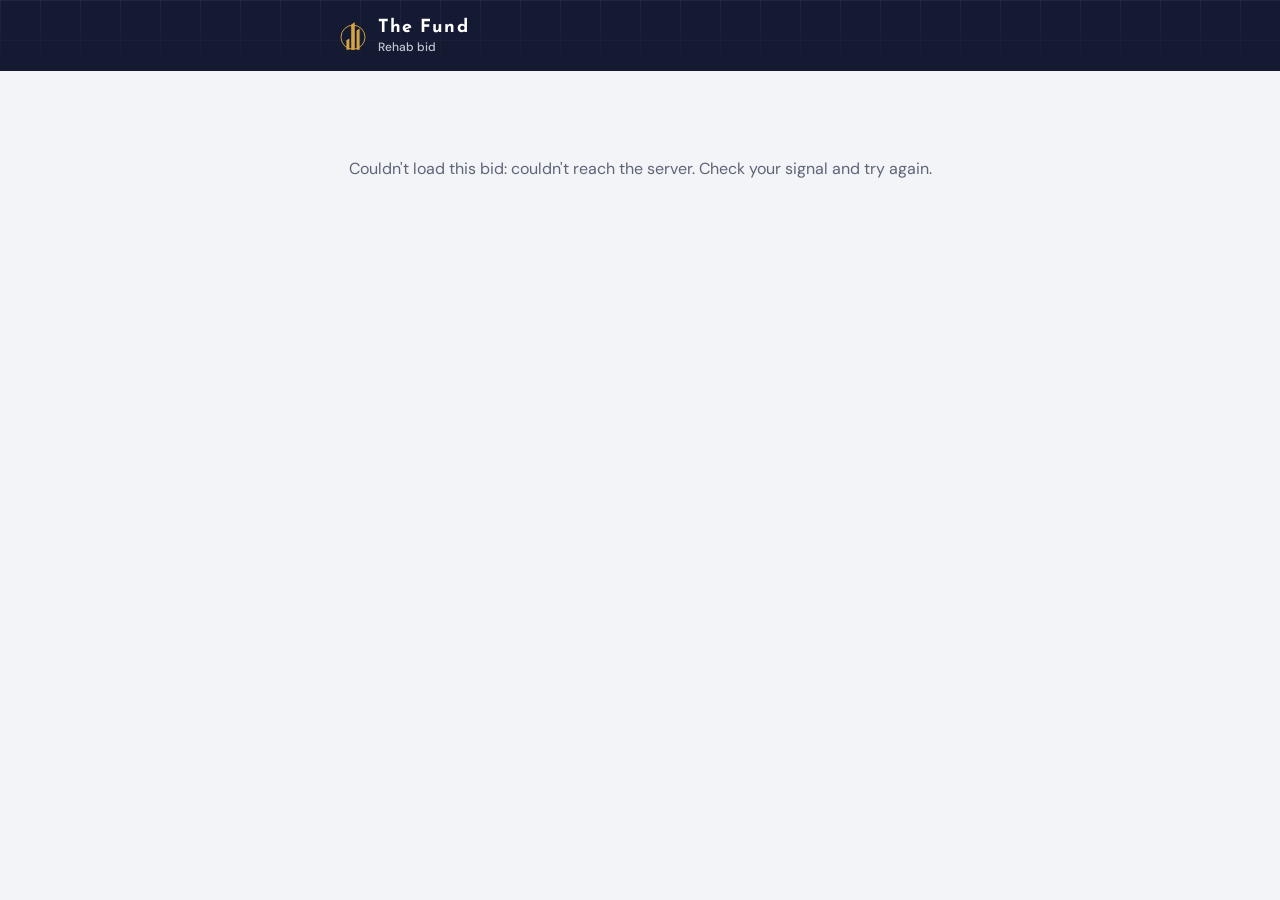
<file: bid/index.html>
<!doctype html>
<html lang="en">
<head>
<meta charset="utf-8">
<meta name="viewport" content="width=device-width, initial-scale=1, viewport-fit=cover">
<title>Rehab bid · The Fund Worldwide</title>
<meta name="robots" content="noindex, nofollow">
<meta name="theme-color" content="#151A33">
<link rel="icon" href="data:image/svg+xml,%3Csvg xmlns='http://www.w3.org/2000/svg' viewBox='0 0 100 100'%3E%3Crect width='100' height='100' rx='20' fill='%23151A33'/%3E%3Ccircle cx='50' cy='54' r='36' fill='none' stroke='%23D4A542' stroke-width='5'/%3E%3Cpath fill='%23D4A542' d='M30 64 L39 58 L39 92 L30 92 Z M45 16 L56 9 L56 92 L45 92 Z M61 34 L70 28 L70 92 L61 92 Z'/%3E%3C/svg%3E">
<link rel="preconnect" href="https://fonts.googleapis.com">
<link rel="preconnect" href="https://fonts.gstatic.com" crossorigin>
<link href="https://fonts.googleapis.com/css2?family=Josefin+Sans:wght@600;700&family=DM+Sans:opsz,wght@9..40,400;9..40,500;9..40,600;9..40,700&display=swap" rel="stylesheet">
<style>
  :root {
    --paper: #F3F4F7; --surface: #fff; --ink: #151A33; --muted: #5E6478; --faint: #9A9FB0; --line: #E3E5EC;
    --navy: #151A33; --navy-line: rgba(255,255,255,.1); --silver: #C3C6D2; --brass: #D4A542;
    --brand-soft: #ECEDF3; --pos: #1D7A50; --pos-soft: #E3F2EA; --neg: #B3392C; --neg-soft: #FBE9E6; --amber: #8A5A07; --amber-soft: #FBF1DD;
    --display: "Josefin Sans", system-ui, sans-serif; --sans: "DM Sans", system-ui, sans-serif;
    --pad: max(18px, env(safe-area-inset-left));
  }
  * { box-sizing: border-box; }
  html { -webkit-text-size-adjust: 100%; }
  body { margin: 0; background: var(--paper); color: var(--ink); font: 16px/1.5 var(--sans); -webkit-font-smoothing: antialiased; }
  button, input, select, textarea { font: inherit; color: inherit; }
  :focus-visible { outline: 2px solid var(--brass); outline-offset: 2px; }
  @media (prefers-reduced-motion: reduce) { * { animation: none !important; transition: none !important; scroll-behavior: auto !important; } }

  .top { background: var(--navy); color: #fff; padding-top: env(safe-area-inset-top); position: relative; overflow: hidden; }
  .top::before { content: ""; position: absolute; inset: 0; opacity: .5; background-image: linear-gradient(var(--navy-line) 1px, transparent 1px), linear-gradient(90deg, var(--navy-line) 1px, transparent 1px); background-size: 40px 40px; -webkit-mask-image: linear-gradient(to bottom, #000, transparent); mask-image: linear-gradient(to bottom, #000, transparent); }
  .top-in { position: relative; max-width: 640px; margin: 0 auto; padding: 16px var(--pad); display: flex; align-items: center; gap: 10px; }
  .top svg { width: 30px; height: 30px; color: var(--brass); }
  .top b { font: 700 18px/1 var(--display); letter-spacing: .06em; display: block; padding-top: 3px; }
  .top small { display: block; font: 500 12px var(--sans); color: var(--silver); margin-top: 2px; }

  main { max-width: 640px; margin: 0 auto; padding: 0 var(--pad) 40px; }
  .house { background: var(--navy); color: #fff; margin: 0 calc(-1 * var(--pad)); padding: 8px var(--pad) 26px; }
  .kicker { margin: 0 0 6px; color: var(--silver); font-size: 14px; }
  h1 { font: 700 clamp(28px, 8vw, 40px)/1.05 var(--display); margin: 0; padding-top: 4px; letter-spacing: -.005em; }
  .specs { margin: 10px 0 0; color: var(--silver); font-size: 15px; }
  h2 { font: 700 21px/1.2 var(--display); margin: 0 0 4px; padding-top: 2px; }
  .sub { color: var(--muted); font-size: 14px; margin: 0 0 8px; }
  .acts { display: flex; flex-wrap: wrap; gap: 8px; margin-top: 18px; }
  .act { display: inline-flex; align-items: center; justify-content: center; text-decoration: none; border-radius: 12px; padding: 11px 16px; font: 600 15px var(--sans); border: 0; cursor: pointer; background: rgba(255,255,255,.1); color: #fff; }
  .act.primary { background: var(--brass); color: var(--navy); }
  .act[disabled] { opacity: .5; cursor: default; }

  .card { background: var(--surface); border: 1px solid var(--line); border-radius: 18px; padding: 20px 18px 0; margin-top: -12px; position: relative; box-shadow: 0 8px 24px -14px rgba(21,26,51,.25); }
  .card.dead { margin-top: 28px; padding-bottom: 20px; } .card.dead h1 { font-size: 26px; margin-bottom: 8px; }
  .line { display: flex; align-items: center; justify-content: space-between; gap: 12px; padding: 10px 0; border-bottom: 1px solid var(--line); }
  .line label { font-weight: 600; min-width: 0; overflow-wrap: anywhere; }
  .money { position: relative; flex: none; width: 148px; }
  .money span { position: absolute; left: 12px; top: 50%; transform: translateY(-50%); color: var(--faint); pointer-events: none; }
  .money input { width: 100%; border: 1px solid var(--line); border-radius: 11px; padding: 11px 12px 11px 26px; font: 600 17px var(--sans); color: var(--ink); text-align: right; font-variant-numeric: tabular-nums; background: #FAFAFC; transition: border-color .12s, background .12s; }
  .money input:focus { outline: none; border-color: var(--ink); background: #fff; box-shadow: 0 0 0 3px rgba(21,26,51,.08); }
  textarea { width: 100%; border: 1px solid var(--line); border-radius: 11px; padding: 11px 12px; font: 16px/1.45 var(--sans); color: var(--ink); resize: vertical; margin-top: 6px; background: #FAFAFC; }
  textarea:focus { outline: none; border-color: var(--ink); background: #fff; }
  .lbl { display: block; font-weight: 600; margin-top: 18px; }
  .msg { border-radius: 12px; padding: 11px 13px; font-weight: 600; font-size: 14.5px; margin-top: 14px; }
  .msg.ok { background: var(--pos-soft); color: var(--pos); } .msg.bad { background: var(--neg-soft); color: var(--neg); }
  .msg.preview { background: var(--amber-soft); color: var(--amber); margin: 16px 0 0; }
  .m { color: var(--muted); font-size: 13.5px; margin: 12px 0 0; }
  .add-line { display: flex; align-items: center; gap: 8px; padding: 12px 0 2px; flex-wrap: wrap; }
  .add-line select { border: 1px dashed #C9CCD7; border-radius: 11px; padding: 10px 12px; font: 600 15px var(--sans); color: var(--muted); background: var(--surface); flex: 1; min-width: 140px; }
  .add-line input[type=text] { border: 1px solid var(--line); border-radius: 11px; padding: 10px 12px; font: 500 15px var(--sans); color: var(--ink); flex: 1; min-width: 120px; display: none; }
  .add-line .act { background: var(--brand-soft); color: var(--ink); }
  .line .rm { flex: none; background: none; border: none; cursor: pointer; color: var(--faint); font-size: 22px; line-height: 1; padding: 0 4px; }
  .line .rm:hover { color: var(--neg); }

  /* the running total rides along at the bottom of the screen */
  .dock { position: sticky; bottom: 0; margin: 20px -18px 0; z-index: 5; }
  .dock-in { background: var(--navy); color: #fff; border-radius: 0 0 17px 17px; padding: 14px 18px calc(14px + env(safe-area-inset-bottom)); display: flex; align-items: center; justify-content: space-between; gap: 14px; }
  .total { display: flex; flex-direction: column; line-height: 1.1; }
  .total span { font-size: 13px; color: var(--silver); }
  .total b { font: 700 30px/1.1 var(--display); font-variant-numeric: tabular-nums; padding-top: 4px; }
  .dock .act { padding: 13px 20px; font-size: 16px; }
  @media (max-width: 560px) {
    .card { border-radius: 18px 18px 0 0; margin-left: calc(-1 * var(--pad)); margin-right: calc(-1 * var(--pad)); border-left: 0; border-right: 0; padding-left: var(--pad); padding-right: var(--pad); }
    .dock { margin-left: calc(-1 * var(--pad)); margin-right: calc(-1 * var(--pad)); }
    .dock-in { border-radius: 0; padding-left: var(--pad); padding-right: var(--pad); }
    main { padding-bottom: 0; }
  }
  .loading { padding: 70px 0; text-align: center; color: var(--muted); }
  /* rehab budget: where the bid needs to land for the deal to work */
  .budget { border-bottom: 1px solid var(--line); padding-bottom: 18px; margin-bottom: 18px; }
  .budget .big { font: 700 34px/1.05 var(--display); font-variant-numeric: tabular-nums; padding-top: 4px; margin: 2px 0 4px; }
  .budget .big.neg { color: var(--neg); }
  .arvseg { display: grid; grid-template-columns: repeat(auto-fit, minmax(0, 1fr)); gap: 4px; padding: 3px; border: 1px solid var(--line); border-radius: 12px; }
  .arvseg button { border: 0; background: none; border-radius: 9px; padding: 7px 4px; font: inherit; color: var(--muted); cursor: pointer; line-height: 1.2; }
  .arvseg button span { display: block; font-size: 12px; font-weight: 600; }
  .arvseg button b { display: block; font-size: 15px; font-variant-numeric: tabular-nums; }
  .arvseg button[aria-pressed=true] { background: var(--ink); color: #fff; }
  .deal { display: grid; grid-template-columns: repeat(auto-fit, minmax(120px, 1fr)); gap: 8px; margin: 14px 0 0; }
  .deal div { background: var(--paper); border-radius: 12px; padding: 9px 12px; }
  .deal span, .tier span { display: block; font-size: 12.5px; color: var(--muted); }
  .deal b { font-size: 17px; font-variant-numeric: tabular-nums; }
  .tiers { display: grid; grid-template-columns: repeat(3, 1fr); gap: 8px; margin-top: 12px; }
  .tier { border: 1px solid var(--line); border-radius: 12px; padding: 9px 10px; position: relative; min-width: 0; }
  .tier span { line-height: 1.3; }
  .tier b { display: block; font: 700 17px/1.2 var(--sans); font-variant-numeric: tabular-nums; margin-top: 2px; }
  .tier em { display: block; font-style: normal; font-size: 12.5px; font-weight: 600; margin-top: 3px; }
  .tier.fits em { color: var(--pos); } .tier.over em { color: var(--neg); }
  .tier.ours { border-color: var(--ink); box-shadow: 0 0 0 1px var(--ink) inset; }
  details.lead { margin-top: 12px; font-size: 14.5px; }
  details.lead summary { cursor: pointer; font-weight: 600; color: var(--muted); }
  details.lead pre { white-space: pre-wrap; font: 14px/1.45 var(--sans); background: var(--paper); border-radius: 12px; padding: 10px 12px; margin: 8px 0 0; overflow-wrap: anywhere; }
  .pl { width: 100%; border-collapse: collapse; margin-top: 14px; font-size: 15px; font-variant-numeric: tabular-nums; }
  .pl td { padding: 7px 0; border-bottom: 1px solid var(--line); }
  .pl td:last-child { text-align: right; font-weight: 600; white-space: nowrap; }
  .pl tr.sum td { border-bottom: 0; border-top: 2px solid var(--ink); font-weight: 700; font-size: 16.5px; padding-top: 9px; }
  .pl tr.sum td:last-child.pos { color: var(--pos); } .pl tr.sum td:last-child.neg { color: var(--neg); }
  .pl small { color: var(--muted); font-weight: 400; }
  .pl tr.max td { color: var(--muted); border-bottom: 0; }
  .total small { display: block; font: 600 13px var(--sans); margin-top: 4px; color: var(--silver); }
  .ctab td { vertical-align: top; } .ctab td:first-child { font-weight: 600; }
  .cond { font-weight: 600; } .cond.renovated { color: var(--pos); } .cond.asis { color: var(--neg); }
  .total small.under { color: #8FD9B3; } .total small.over { color: #F2A89E; }
</style>
</head>
<body>
<header class="top">
  <div class="top-in">
    <svg viewBox="0 0 100 100" aria-hidden="true"><circle cx="50" cy="54" r="40" fill="none" stroke="currentColor" stroke-width="3.2"/><path fill="currentColor" d="M28 64 L38 58 L38 96 L28 96 Z M44 12 L56 4 L56 96 L44 96 Z M62 32 L72 25 L72 96 L62 96 Z"/></svg>
    <span><b>The Fund</b><small>Rehab bid</small></span>
  </div>
</header>

<main id="app"><p class="loading">Loading the house…</p></main>

<script src="../portal-config.js?v=202611102010"></script>
<script>
(function () {
  var CFG = window.FUND_PORTAL || {};
  function api(body) {
    return fetch(CFG.API_URL, { method: "POST", headers: { "Content-Type": "text/plain;charset=utf-8" }, body: JSON.stringify(body), redirect: "follow" })
      .then(function (r) { if (!r.ok) throw new Error("the server answered " + r.status + ". Try again in a minute."); return r.json(); },
            function () { throw new Error("couldn't reach the server. Check your signal and try again."); })
      .then(function (res) { if (!res.ok) throw new Error(res.error || "something went wrong."); return res.result; });
  }
  var q = new URLSearchParams(location.search);
  api({ action: "bid.get", bid: q.get("bid") || "", k: q.get("k") || "", preview: q.get("preview") === "1" })
    .then(function (D) { if (D && D.address) document.title = D.address + " · Rehab bid"; show(D); },
          function (e) { document.getElementById("app").innerHTML = '<p class="loading">Couldn\'t load this bid: ' + String(e.message).replace(/</g, "&lt;") + "</p>"; });

  function show(D) {
    // The whole deal and the rehab budget it can carry, so the bid can be scoped to fit.
    var $ = function (id) { return document.getElementById(id); };
    var esc = function (s) { return String(s == null ? "" : s).replace(/[&<>"']/g, function (c) { return { "&":"&amp;","<":"&lt;",">":"&gt;",'"':"&quot;","'":"&#39;" }[c]; }); };
    var money = function (n) { return "$" + Math.round(n).toLocaleString("en-US"); };
    // "$4,500" and "4.5k" both work. Returns null for blank, NaN for anything that isn't a number.
    var numIn = function (v) {
      var s = String(v == null ? "" : v).replace(/[$,\s]/g, "").toLowerCase();
      if (!s) return null;
      var m = /^(\d*\.?\d+)(k)?$/.exec(s);
      return m ? Math.round(parseFloat(m[1]) * (m[2] ? 1e3 : 1)) : NaN;
    };

    // Which ARV the page runs on: the deal's own, the likely appraisal, or the appraisal-safe number.
    var arvPick = "deal";
    D.dealArv = D.arv;
    function runArv() {
      var A = D.appraisal || {}, B = D.budget || {};
      D.arv = arvPick === "appr" ? A.est : arvPick === "safe" ? A.safe : D.dealArv;
      if (D.arv && D.asking) B.max = Math.round(B.method === "70" ? D.arv * 0.7 - D.asking : D.arv - D.asking - D.arv * (B.holdPct || 0) / 100 - B.target);
    }
    document.addEventListener("click", function (e) {
      var b = e.target.closest && e.target.closest("[data-arv]");
      if (!b) return;
      arvPick = b.getAttribute("data-arv"); runArv();
      var sec = $("budget"), open = sec.querySelector("details[open]");
      sec.outerHTML = budgetHtml(D);
      if (open) { var dd = $("budget").querySelector("details"); if (dd) dd.open = true; }
      showTotal();
    });
    function budgetHtml(D) {
      var B = D.budget || {}, tiers = B.tiers || [], h = '<section class="budget" id="budget">';
      var A = D.appraisal;
      if (A && A.est && D.dealArv && D.asking) {
        var opts = [["deal", "Deal ARV", D.dealArv], ["appr", "Likely appraisal", A.est]].concat(A.safe ? [["safe", "Appraisal-safe", A.safe]] : []);
        h += '<div class="arvseg" role="group" aria-label="Which ARV to run">' + opts.map(function (o) {
          return '<button type="button" data-arv="' + o[0] + '" aria-pressed="' + (o[0] === arvPick) + '"><span>' + o[1] + "</span><b>" + money(o[2]) + "</b></button>"; }).join("") + "</div>" +
          '<p class="m" style="margin:6px 0 14px">What a lender\'s appraiser would likely put on it once it\'s done' +
          (A.odds != null ? ': the ' + money(D.dealArv) + ' deal ARV has about a <b style="color:var(--ink)">' + A.odds + "% chance</b> of appraising" : "") + ". Switch to see the budget at each.</p>";
      }
      if (B.max != null && B.max > 0) {
        h += '<h2>Rehab budget</h2><p class="big">Up to ' + money(B.max) + '</p>' +
          '<p class="sub">That\'s what the repairs can cost for this house to work at the ' + money(D.asking) + ' asking price' +
          (B.method === "70" ? " (70% rule)." : ", after our holding and closing costs and margin.") +
          ' If it really needs more than that, put the real number in. It tells us what to offer instead.</p>';
      } else if (B.max != null) {
        h += '<h2>Rehab budget</h2><p class="big neg">No room at asking</p><p class="sub">At the ' + money(D.asking) + ' asking price there\'s nothing left for repairs. Give us your honest number and we\'ll use it to negotiate the price down.</p>';
      } else {
        h += '<h2>The deal</h2><p class="sub">We don\'t have the asking price and after-repair value yet, so there\'s no budget to aim for. Give us your honest number.</p>';
      }
      var cell = function (l, v) { return v ? "<div><span>" + l + "</span><b>" + v + "</b></div>" : ""; };
      var deal = cell("From", esc(D.from || ""));
      if (D.arv && D.asking) h += '<h2 style="margin-top:18px">The numbers</h2><table class="pl" id="pl"></table>';
      else deal = cell("Asking", D.asking ? money(D.asking) : "") + cell("After repair (ARV)", D.arv ? money(D.arv) : "") + deal;
      if (deal) h += '<div class="deal">' + deal + "</div>";
      if (tiers.length) {
        h += '<p class="m" style="margin-top:16px"><b style="color:var(--ink)">Quick estimates</b> by square footage, before anyone walks it:</p><div class="tiers">' +
          tiers.map(function (t) {
            var fit = B.max != null ? (t.total <= B.max ? "fits" : "over") : "";
            return '<div class="tier ' + fit + (t.name === B.level ? " ours" : "") + '"><span><b style="display:block;font-size:14px;color:var(--ink)">' + esc(t.name) + "</b> $" + t.rate + "/sq ft</span><b>" + money(t.total) + "</b>" +
              (fit ? "<em>" + (fit === "fits" ? "Fits" : "Over by " + money(t.total - B.max)) + "</em>" : "") +
              (t.name === B.level ? '<em style="color:var(--ink)">Our guess</em>' : "") + "</div>";
          }).join("") + "</div>";
      }
      if (D.lead) h += '<details class="lead"><summary>The wholesaler\'s listing</summary><pre>' + esc(D.lead) + "</pre></details>";
      return h + compsHtml(D) + "</section>";
    }

    // Recent sales near the house, so the finish level can match what sells here.
    function compsHtml(D) {
      var C = D.comps;
      if (!C || !C.n) return "";
      var short = function (iso) { return iso ? iso.slice(5, 7) + "/" + iso.slice(2, 4) : "—"; };
      var anyMiles = C.list.some(function (c) { return c.miles != null; });
      return '<details class="lead comps" open><summary>Sold nearby (' + C.n + ")</summary>" +
        '<p class="m" style="margin:8px 0 0">' + (C.basis === "renovated" ? "Redone houses" : "The best sales") + " " + esc(C.area) + " went for about <b style=\"color:var(--ink)\">$" + C.rate + "/sq ft</b>, which puts this one around <b style=\"color:var(--ink)\">" + money(C.arv) + "</b> once it's finished. Renovated sales show the finish level buyers here pay for.</p>" +
        '<table class="pl ctab"><tbody>' + C.list.map(function (c) {
          return "<tr><td>" + esc(c.address) + "<br><small>" + [anyMiles && c.miles != null ? c.miles + " mi" : "", "sold " + short(c.sold), Number(c.sqft).toLocaleString("en-US") + " sq ft", c.condition ? '<span class="cond ' + esc(c.condition.toLowerCase().replace(/[^a-z]/g, "")) + '">' + esc(c.condition) + "</span>" : ""].filter(Boolean).join(" · ") + "</small></td>" +
            "<td>" + money(c.price) + "<br><small>$" + Math.round(c.price / c.sqft) + "/sq ft</small></td></tr>";
        }).join("") + "</tbody></table></details>";
    }

    if (!D) {
      $("app").innerHTML = '<div class="card dead"><h1>This link isn\'t working</h1><p class="sub">It may have been replaced with a newer one. Ask Sam or Jack to send it again.</p></div>';
      return;
    }

    var specs = [D.bedsBaths ? esc(D.bedsBaths.replace("/", " bed / ")) + " bath" : "", D.sqft ? Number(D.sqft).toLocaleString("en-US") + " sq ft" : "", D.yearBuilt ? "built " + esc(D.yearBuilt) : ""].filter(Boolean).join(" · ");
    var photos = /^https?:\/\//i.test(D.photoLink || "") ? D.photoLink : "";
    var h = D.preview ? '<div class="msg preview">Preview: this is exactly what your GC sees. Nothing here gets sent.</div>' : "";
    h += '<section class="house"><p class="kicker">Rehab bid for</p><h1>' + esc(D.address || "This house") + "</h1>" + (specs ? '<p class="specs">' + specs + "</p>" : "");
    h += '<div class="acts">' +
      (photos ? '<a class="act primary" href="' + esc(photos) + '" target="_blank" rel="noopener">Photos &amp; details</a>' : "") +
      (D.address ? '<a class="act" href="https://www.google.com/maps/search/?api=1&query=' + encodeURIComponent(D.address) + '" target="_blank" rel="noopener">Map</a>' : "") + "</div></section>";

    h += '<form class="card" id="bid" novalidate>' + budgetHtml(D);
    h += '<h2>Your numbers</h2><p class="sub">Ballpark is fine. Leave a line blank if it doesn\'t need work. You can come back to this link and change them any time.</p>';
    h += (D.rehab || []).map(function (r) {
      var v = D[r[0]];
      return '<div class="line"><label for="f-' + r[0] + '">' + esc(r[1]) + '</label><span class="money"><span>$</span><input id="f-' + r[0] + '" data-k="' + r[0] + '" type="text" inputmode="decimal" autocomplete="off" value="' + (v == null ? "" : esc(Number(v).toLocaleString("en-US"))) + '"></span></div>';
    }).join("");
    h += '<div id="custom-lines"></div>';
    h += '<div class="add-line">' +
      '<select id="cat-pick" aria-label="Category to add">' +
      '<option value="">+ Add a line…</option>' +
      (D.rehabExtra || []).map(function (c) { return '<option value="' + c + '">' + c + '</option>'; }).join('') +
      '<option value="__other__">Other…</option>' +
      '</select>' +
      '<input type="text" id="cat-custom" placeholder="Category name" maxlength="60" aria-label="Custom category name">' +
      '<button type="button" class="act" id="cat-add" style="padding:8px 14px;font-size:14px;display:none">Add</button>' +
      '</div>';

    h += '<label class="lbl" for="notes">Notes</label><textarea id="notes" rows="4" maxlength="2000" placeholder="Anything we should know: big unknowns, what you\'d want to see in person, timing…">' + esc(D.gcNotes) + "</textarea>";
    h += '<div id="msg">' + (D.bidUpdated ? '<p class="m">Last sent ' + esc(D.bidUpdated) + ".</p>" : "") + "</div>";
    h += '<div class="dock"><div class="dock-in"><div class="total"><span>Total</span><b id="total">$0</b><small id="vs" hidden></small></div><button type="submit" class="act primary" id="send">' + (D.bidUpdated ? "Send updated bid" : "Send bid") + "</button></div></div></form>";
    $("app").innerHTML = h;

    function read() {
      var bid = { extraLines: [] }, total = 0, bad = "";
      [].forEach.call(document.querySelectorAll("[data-k], [data-x]"), function (el) {
        var n = numIn(el.value);
        if (n !== null && isNaN(n)) { bad = bad || el.parentNode.parentNode.querySelector("label").textContent; return; }
        if (el.hasAttribute("data-x")) bid.extraLines.push({ label: el.getAttribute("data-x"), value: n });
        else bid[el.getAttribute("data-k")] = n === null ? "" : n;
        total += n || 0;
      });
      return { bid: bid, total: total, bad: bad };
    }
    // Extra lines beyond the standard ones. Sam or Jack may have started some; the GC can add more.
    var customCount = 0;
    function addCustomLine(label, val) {
      var id = "x-" + customCount++;
      var row = document.createElement("div");
      row.className = "line";
      row.innerHTML = '<label for="' + id + '">' + esc(label) + '</label>' +
        '<span style="display:flex;align-items:center;gap:4px;flex:none"><button type="button" class="rm" aria-label="Remove ' + esc(label) + '">×</button>' +
        '<span class="money"><span>$</span><input id="' + id + '" data-x="' + esc(label) + '" type="text" inputmode="decimal" autocomplete="off" value="' + (val == null ? "" : esc(Number(val).toLocaleString("en-US"))) + '"></span></span>';
      row.querySelector(".rm").addEventListener("click", function () { row.remove(); showTotal(); });
      $("custom-lines").appendChild(row);
      return row.querySelector("input");
    }
    (D.extraLines || []).forEach(function (p) { if (p.label) addCustomLine(p.label, p.value); });

    // Picking a category adds the line right away; "Other…" asks for a name first.
    $("cat-pick").addEventListener("change", function () {
      var v = this.value, ci = $("cat-custom"), btn = $("cat-add");
      if (v === "__other__") { ci.style.display = ""; btn.style.display = ""; ci.focus(); return; }
      ci.style.display = "none"; btn.style.display = "none";
      if (v) { addCustomLine(v, null).focus(); this.value = ""; showTotal(); }
    });
    $("cat-add").addEventListener("click", function () {
      var ci = $("cat-custom"), label = ci.value.trim();
      if (!label) { ci.focus(); return; }
      addCustomLine(label, null).focus();
      $("cat-pick").value = ""; ci.value = ""; ci.style.display = "none"; this.style.display = "none";
      showTotal();
    });
    $("cat-custom").addEventListener("keydown", function (e) { if (e.key === "Enter") { e.preventDefault(); $("cat-add").click(); } });

    // Mini P&L at the top: same math as the owners' dashboard, live with his numbers.
    function showPl(t) {
      var el = $("pl"), B = D.budget || {};
      if (!el) return;
      var tiers = B.tiers || [], guess = tiers.filter(function (x) { return x.name === B.level; })[0];
      var est = !t && guess, rehab = t || (guess ? guess.total : 0);
      var is70 = B.method === "70", hold = Math.round(D.arv * (B.holdPct || 0) / 100);
      var profit = Math.round(D.arv - D.asking - rehab - (is70 ? 0 : hold));
      var max = Math.round(is70 ? D.arv * 0.7 - rehab : D.arv - rehab - hold - B.target);
      var row = function (l, v, cls) { return "<tr" + (cls ? ' class="' + cls + '"' : "") + "><td>" + l + "</td><td>" + v + "</td></tr>"; };
      el.innerHTML =
        row("Sale price <small>(ARV)</small>", money(D.arv)) +
        row("Purchase <small>(asking)</small>", "−" + money(D.asking)) +
        row("Rehab <small>(" + (est ? esc(B.level) + " estimate until your numbers are in" : "your numbers") + ")</small>", "−" + money(rehab)) +
        (is70 ? "" : row("Holding &amp; closing <small>(" + B.holdPct + "% of ARV)</small>", "−" + money(hold))) +
        '<tr class="sum"><td>' + (is70 ? "Spread" : "Profit") + ' at asking</td><td class="' + (profit >= 0 ? "pos" : "neg") + '">' + (profit < 0 ? "−" : "") + money(Math.abs(profit)) + "</td></tr>" +
        row(is70 ? "Most we'd pay <small>(70% rule)</small>" : "Most we'd pay <small>(to clear " + money(B.target) + " profit)</small>", max > 0 ? money(max) : "Pass", "max");
    }
    function showTotal() {
      var t = read().total, vs = $("vs"), B = D.budget || {};
      showPl(t);
      $("total").textContent = money(t);
      if (B.max == null || B.max <= 0 || !t) { vs.hidden = true; return; }
      vs.hidden = false;
      vs.className = t <= B.max ? "under" : "over";
      vs.textContent = t <= B.max ? money(B.max - t) + " under budget" : money(t - B.max) + " over budget";
    }
    showTotal();
    document.addEventListener("input", function (e) { if (e.target.hasAttribute && (e.target.hasAttribute("data-k") || e.target.hasAttribute("data-x"))) showTotal(); });

    if (D.preview) { $("send").disabled = true; $("send").textContent = "Sending is off in preview"; }
    $("bid").addEventListener("submit", function (e) {
      e.preventDefault();
      if (D.preview) return;
      var r = read(), btn = $("send"), msg = $("msg");
      if (r.bad) { msg.scrollIntoView({ block: "center" }); msg.innerHTML = '<div class="msg bad">Check the number for ' + esc(r.bad) + ".</div>"; return; }
      r.bid.gcNotes = $("notes").value.trim();
      if (!r.total && !r.bid.gcNotes) { msg.innerHTML = '<div class="msg bad">Add at least one number or a note first.</div>'; return; }
      btn.disabled = true; btn.textContent = "Sending…";
      api({ action: "bid.submit", bid: D.id, k: D.k, data: r.bid }).then(function (when) {
        btn.disabled = false; btn.textContent = "Send updated bid";
        msg.innerHTML = '<div class="msg ok">Got it, thanks! Sent ' + esc(when) + ", total " + money(r.total) + ". Change anything above and send again if you need to.</div>";
        msg.scrollIntoView({ behavior: "smooth", block: "center" });
      }, function (err) {
        btn.disabled = false; btn.textContent = D.bidUpdated ? "Send updated bid" : "Send bid";
        msg.innerHTML = '<div class="msg bad">That didn\'t go through: ' + esc((err && err.message) || err) + "</div>";
        msg.scrollIntoView({ behavior: "smooth", block: "center" });
      });
    });
  }
})();
</script>
</body>
</html>
</file>
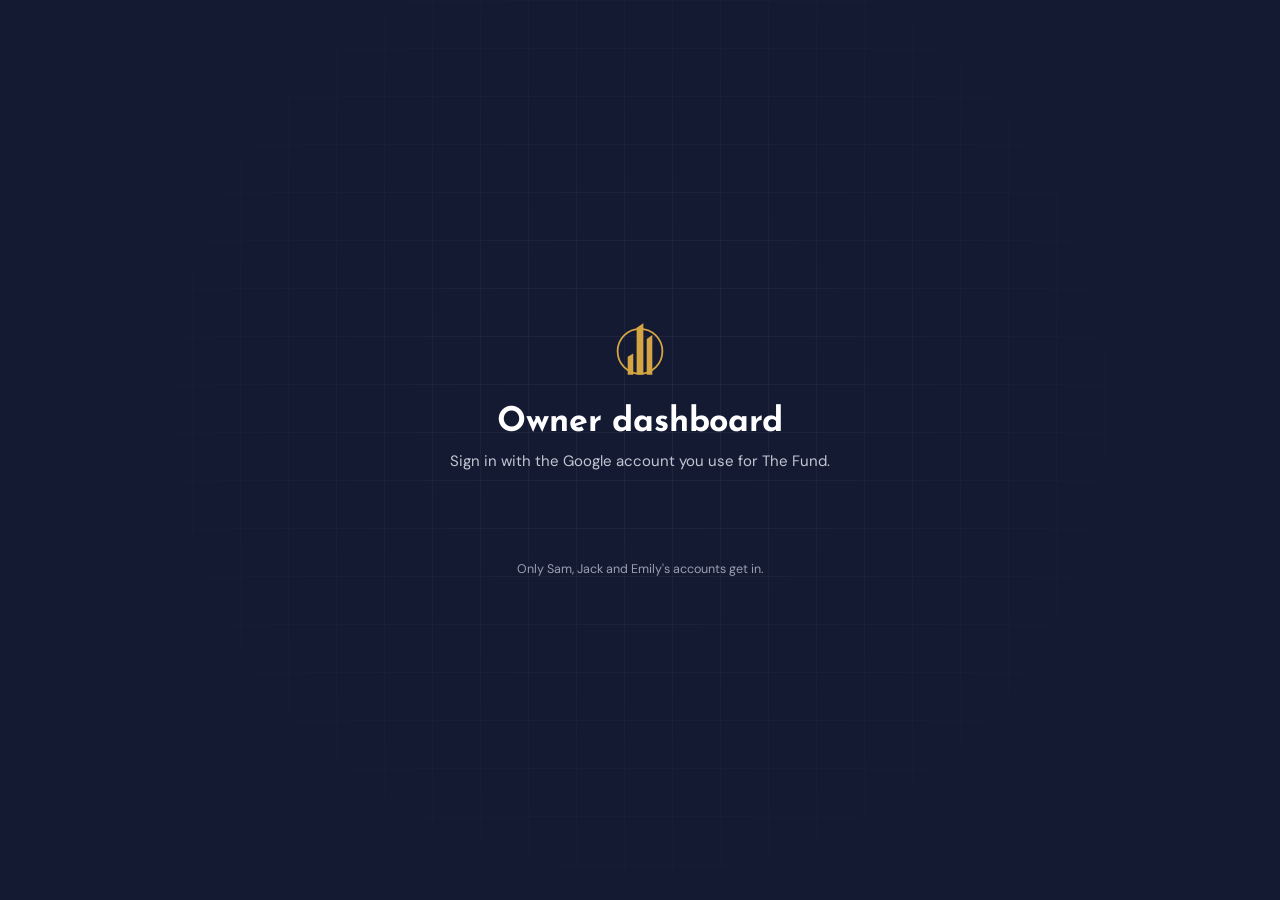
<file: dashboard/index.html>
<!doctype html>
<html lang="en">
<head>
<meta charset="utf-8">
<meta name="viewport" content="width=device-width, initial-scale=1, viewport-fit=cover">
<title>Owner Dashboard · The Fund Worldwide</title>
<meta name="robots" content="noindex, nofollow">
<meta name="theme-color" content="#151A33">
<meta name="apple-mobile-web-app-capable" content="yes">
<meta name="apple-mobile-web-app-status-bar-style" content="black-translucent">
<meta name="apple-mobile-web-app-title" content="Fund Owners">
<link rel="icon" href="data:image/svg+xml,%3Csvg xmlns='http://www.w3.org/2000/svg' viewBox='0 0 100 100'%3E%3Crect width='100' height='100' rx='20' fill='%23151A33'/%3E%3Ccircle cx='50' cy='54' r='36' fill='none' stroke='%23D4A542' stroke-width='5'/%3E%3Cpath fill='%23D4A542' d='M30 64 L39 58 L39 92 L30 92 Z M45 16 L56 9 L56 92 L45 92 Z M61 34 L70 28 L70 92 L61 92 Z'/%3E%3C/svg%3E">
<link rel="apple-touch-icon" href="../og-image.png">
<link rel="preconnect" href="https://fonts.googleapis.com">
<link rel="preconnect" href="https://fonts.gstatic.com" crossorigin>
<link href="https://fonts.googleapis.com/css2?family=Josefin+Sans:wght@600;700&family=DM+Sans:opsz,wght@9..40,400;9..40,500;9..40,600;9..40,700&display=swap" rel="stylesheet">
<link rel="stylesheet" href="dashboard.css?v=202611241330">
</head>
<body>
<header class="top">
  <div class="top-in">
    <a class="brand" href="../">
      <svg viewBox="0 0 100 100" aria-hidden="true"><circle cx="50" cy="54" r="40" fill="none" stroke="currentColor" stroke-width="3.2"/><path fill="currentColor" d="M28 64 L38 58 L38 96 L28 96 Z M44 12 L56 4 L56 96 L44 96 Z M62 32 L72 25 L72 96 L62 96 Z"/></svg>
      <span><b>The Fund</b><small>Owners</small></span>
    </a>
    <div class="who" id="who" hidden>
      <a class="ghost" href="https://braun-hub.web.app/#/automations" target="_blank" rel="noopener" title="Text tenants from (260) 254-8558">Tenant line</a>
      <a id="sheetLink" class="ghost" href="#" target="_blank" rel="noopener" hidden>P&amp;L sheet</a>
      <details class="me">
        <summary><img id="whoPic" alt="" referrerpolicy="no-referrer" hidden><span id="whoName"></span></summary>
        <div class="me-menu"><span id="whoEmail"></span><button type="button" data-signout>Sign out</button></div>
      </details>
    </div>
  </div>
</header>

<main id="app">
  <div class="band"><div class="band-in"><div class="band-head"><h1>Portfolio health</h1><p class="asof">Loading your numbers…</p></div>
    <section class="kpis skeleton"><div class="kpi"></div><div class="kpi"></div><div class="kpi"></div><div class="kpi"></div><div class="kpi"></div></section>
  </div></div>
</main>

<div class="gate" id="gate" hidden>
  <div class="gate-card">
    <svg class="gate-mark" viewBox="0 0 100 100" aria-hidden="true"><circle cx="50" cy="54" r="40" fill="none" stroke="currentColor" stroke-width="3.2"/><path fill="currentColor" d="M28 64 L38 58 L38 96 L28 96 Z M44 12 L56 4 L56 96 L44 96 Z M62 32 L72 25 L72 96 L62 96 Z"/></svg>
    <h1>Owner dashboard</h1>
    <p>Sign in with the Google account you use for The Fund.</p>
    <p class="gate-msg" id="gateMsg" hidden></p>
    <div id="gsiButton" class="gsi"></div>
    <p class="fine">Only Sam, Jack and Emily's accounts get in.</p>
  </div>
</div>

<script>
/* Home-screen copies of this page can hang on to an old version. Ask the server for the page itself (never from cache);
   if it loads a newer dashboard.js than this copy, reload onto the new one, once per version. */
document.addEventListener("DOMContentLoaded", function () {
  var mine = (document.querySelector('script[src*="dashboard.js"]') || {}).src || "";
  fetch(location.pathname + "?fresh=" + Date.now(), { cache: "no-store" }).then(function (r) { return r.ok ? r.text() : ""; }).then(function (h) {
    var m = /dashboard\.js\?v=(\d+)/.exec(h), key = m && "fundUpdated" + m[1];
    if (!m || mine.indexOf("v=" + m[1]) >= 0) return;
    try { if (sessionStorage.getItem(key)) return; sessionStorage.setItem(key, "1"); } catch (e) { return; }
    location.replace(location.pathname + "?u=" + m[1] + location.hash);
  }).catch(function () {});
});
</script>
<script src="../portal-config.js?v=202611112100"></script>
<script src="portal.js?v=202611231915"></script>
<script src="finance.js?v=202611241430"></script>
<script src="dashboard.js?v=202611241410"></script>
<script src="https://accounts.google.com/gsi/client" async onload="window.dispatchEvent(new Event('gis-loaded'))"></script>
</body>
</html>
</file>
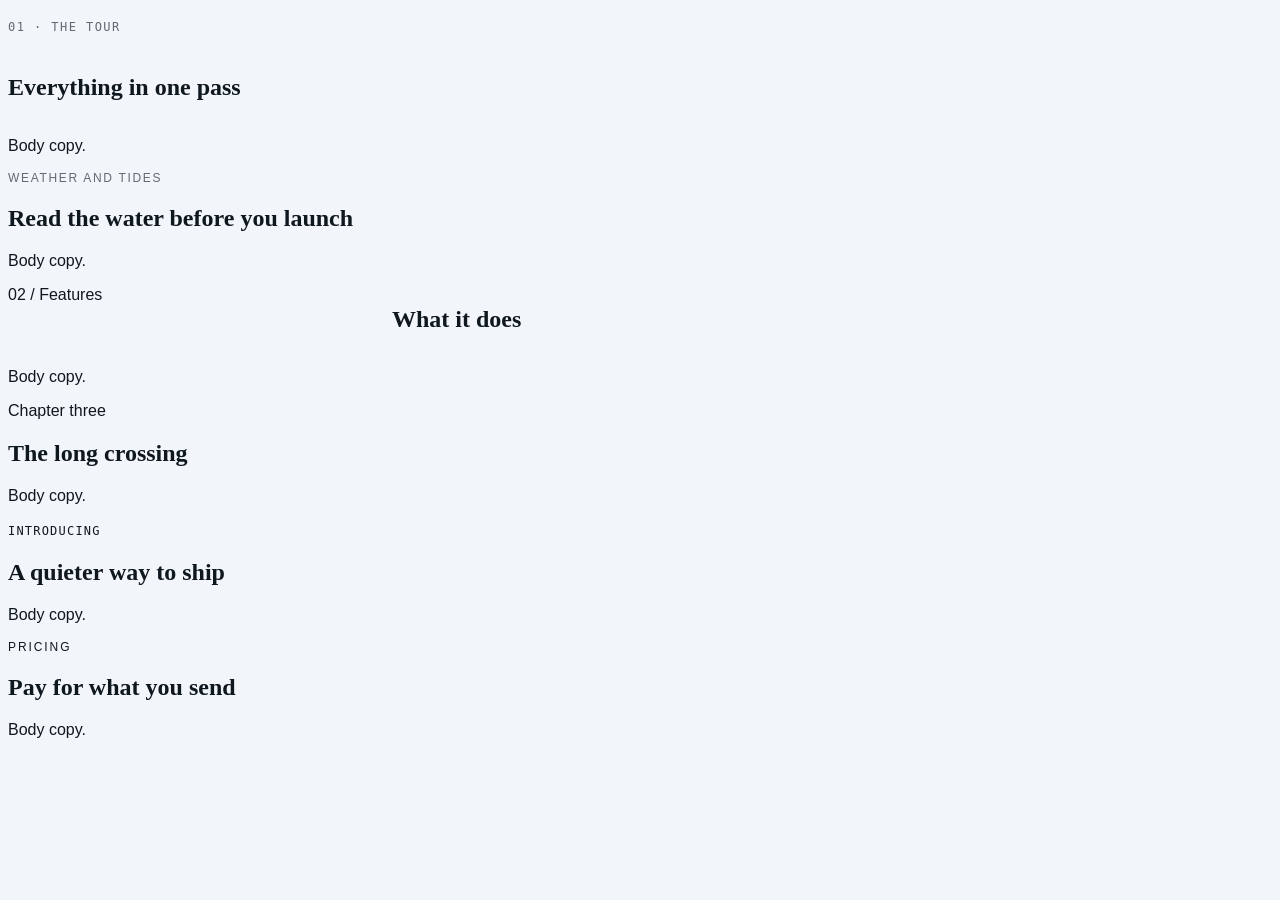
<file: .claude/skills/hallmark/scripts/fixtures/eyebrow-fail/index.html>
<!doctype html>
<!--
  Gate 54 fixture: MUST FAIL, six times.

  Every case here was invisible to the pre-1.3 detector, which keyed on
  `grid-template-columns` in the CSS and so only ever saw one geometry.
  Assertion (run from this directory):

    node ../../sloplint.mjs . --json | node -e "let s='';process.stdin.on('data',d=>s+=d).on('end',()=>console.log(JSON.parse(s).findings.filter(f=>f.gate==='54'&&f.grade==='FAIL').length))"
    # expected: 6

  Scoped to gate 54 on purpose: this file is deliberately slop in other ways too.
-->
<html lang="en">
<head>
<meta charset="utf-8">
<meta name="viewport" content="width=device-width, initial-scale=1">
<title>Gate 54 eyebrow fixture (must fail)</title>
<style>
/* Hallmark · macrostructure: fixture · tone: n/a · anchor hue: 250 · hero: Settled/H1 */
/* Hallmark · pre-emit critique: P3 H3 E3 S3 R3 V3 · weakest: all - this is a fixture */
:root {
  --color-paper: oklch(97% 0.006 250); --color-ink: oklch(20% 0.02 250);
  --color-muted: oklch(52% 0.015 250);
  --font-display: "Fraunces", serif; --font-body: "Public Sans", sans-serif;
  --font-label: "Geist Mono", monospace;
  --text-xs: 0.75rem; --tracking-label: 0.12em;
}
html, body { overflow-x: clip; }
body { background: var(--color-paper); color: var(--color-ink); font-family: var(--font-body); }
h1, h2, h3 { font-family: var(--font-display); }

/* 1: flex column. No grid anywhere; the old check could not see this. */
.a__head { display: flex; flex-direction: column; gap: 0.5rem; }
.a__eyebrow { font-family: var(--font-label); text-transform: uppercase;
  letter-spacing: var(--tracking-label); font-size: var(--text-xs); color: var(--color-muted); }

/* 2: plain block stack, and a class name outside the label vocabulary.
       Caught by resolved CSS alone: uppercase + tracking + small size. */
.b__strand { text-transform: uppercase; letter-spacing: 0.14em; font-size: 0.75rem;
  color: var(--color-muted); }

/* 3: the classic side-by-side grid. Regression guard for the old behaviour. */
.c__head { display: grid; grid-template-columns: minmax(0, 0.4fr) minmax(0, 1fr); gap: 2rem; }

/* 4: multi-column head declared ONLY inside a max-width block. The old check
       skipped every max-width rule, so this shape was a free pass. */
@media (max-width: 48rem) {
  .d__head { display: grid; grid-template-columns: 1fr 2fr; }
}

/* 5: class-less heading. The old check required a semantic match on the head
       wrapper's own classes to even look. */
.e__mark { font-family: var(--font-label); text-transform: uppercase;
  letter-spacing: 0.1em; font-size: 0.75rem; }

/* 6: "overline" was not in the old vocabulary at all. */
.overline { font-size: 0.75rem; letter-spacing: 0.16em; text-transform: uppercase; }
</style>
</head>
<body>

<!-- 1 · flex column stack -->
<section>
  <div class="a__head">
    <p class="a__eyebrow">01 · The tour</p>
    <h2>Everything in one pass</h2>
  </div>
  <p>Body copy.</p>
</section>

<!-- 2 · plain block stack, non-vocabulary class, CSS signals only -->
<section>
  <div>
    <p class="b__strand">Weather and tides</p>
    <h2>Read the water before you launch</h2>
  </div>
  <p>Body copy.</p>
</section>

<!-- 3 · side-by-side grid (the only shape the old gate caught) -->
<section>
  <div class="c__head">
    <span class="eyebrow">02 / Features</span>
    <h2>What it does</h2>
  </div>
  <p>Body copy.</p>
</section>

<!-- 4 · two-column head hidden inside a max-width query -->
<section>
  <div class="d__head">
    <span class="kicker">Chapter three</span>
    <h2>The long crossing</h2>
  </div>
  <p>Body copy.</p>
</section>

<!-- 5 · class-less heading under a labelled span -->
<section>
  <div>
    <span class="e__mark">Introducing</span>
    <h2>A quieter way to ship</h2>
  </div>
  <p>Body copy.</p>
</section>

<!-- 6 · the word the old vocabulary never knew -->
<section>
  <div>
    <p class="overline">Pricing</p>
    <h2>Pay for what you send</h2>
  </div>
  <p>Body copy.</p>
</section>

</body>
</html>
</file>
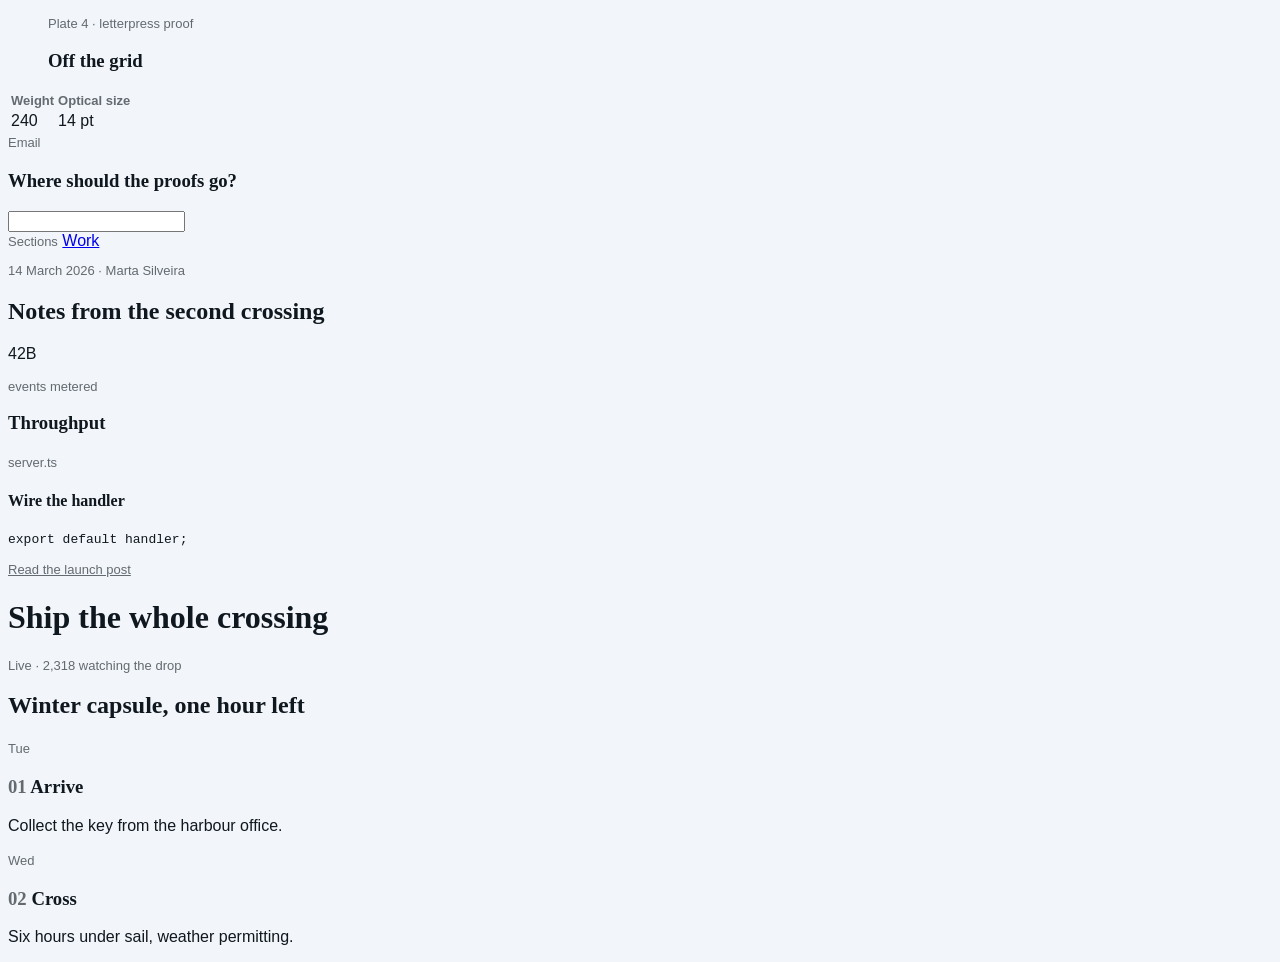
<file: .claude/skills/hallmark/scripts/fixtures/eyebrow-pass/index.html>
<!doctype html>
<!--
  Gate 54 fixture: MUST NOT FAIL.

  Ten shapes that look like an eyebrow to a naive detector and are not one.
  Each carries a fact, a destination, or an identifier the reader would
  otherwise lack: the exceptions gate 54 lists in references/gates.md.

  Assertion (run from this directory):

    node ../../sloplint.mjs . --json | node -e "let s='';process.stdin.on('data',d=>s+=d).on('end',()=>console.log(JSON.parse(s).findings.filter(f=>f.gate==='54').length))"
    # expected: 0

  Scoped to gate 54: this file makes no claim to be clean on the other gates.
-->
<html lang="en">
<head>
<meta charset="utf-8">
<meta name="viewport" content="width=device-width, initial-scale=1">
<title>Gate 54 carve-out fixture (must pass)</title>
<meta name="description" content="Fragments that sit near a heading without announcing it; gate 54 must stay quiet on every one.">
<style>
/* Hallmark · shape: fixture · genre: editorial · theme: fixture (by request)
 * hero: Settled · nav: none · footer: none · enrichment: none · signature: none, this is a gate 54 fixture
 * axes: light/roman-serif/cool · posture: restrained · contrast: pass · fold: n/a · v2.0.0 */
/* Hallmark · pre-emit critique: P3 H3 E3 S3 R3 V3 · weakest: all, this is a fixture */
/* Hallmark · answered F21 · unrelated fragments in one file, not a single document outline */
:root {
  --color-paper: oklch(97% 0.006 250); --color-ink: oklch(20% 0.02 250);
  --color-muted: oklch(52% 0.015 250); --color-accent: oklch(52% 0.14 250); --color-accent-ink: oklch(98% 0.005 250);
  --font-display: "Fraunces", serif; --font-body: "Public Sans", sans-serif;
  --font-label: var(--font-body);
  --text-xs: 0.8125rem;
}
html, body { overflow-x: clip; }
html { scrollbar-color: var(--color-muted) var(--color-paper); }
body { background: var(--color-paper); color: var(--color-ink); font-family: var(--font-body); caret-color: var(--color-accent); }
::selection { background: color-mix(in oklab, var(--color-accent) 22%, transparent); color: var(--color-ink); }
:focus-visible { outline: 2px solid var(--color-accent); outline-offset: 2px; }
a:active, button:active { transform: translateY(1px); }
button:disabled { opacity: 0.55; cursor: not-allowed; }
h1, h2, h3, h4 { font-family: var(--font-display); text-wrap: balance; }
.label { font-family: var(--font-label); font-size: var(--text-xs); color: var(--color-muted); }
.steps { list-style: none; counter-reset: step; padding: 0; }
.steps li { counter-increment: step; }
.steps li h3::before { content: counter(step, decimal-leading-zero) "  "; color: var(--color-muted); }
</style>
</head>
<body>

<!-- 1 · figcaption. Identifier, and it names something that is present. -->
<figure>
  <figcaption class="label">Plate 4 · letterpress proof</figcaption>
  <h3>Off the grid</h3>
</figure>

<!-- 2 · table column header. Identifier. -->
<table>
  <thead><tr><th class="label">Weight</th><th class="label">Optical size</th></tr></thead>
  <tbody><tr><td>240</td><td>14 pt</td></tr></tbody>
</table>

<!-- 3 · form field label. Identifier, bound to its control. -->
<form>
  <div>
    <label class="label" for="email">Email</label>
    <h3>Where should the proofs go?</h3>
    <input id="email" type="email">
  </div>
</form>

<!-- 4 · nav label. Destination. -->
<nav>
  <div>
    <span class="label">Sections</span>
    <h2 hidden>Navigation</h2>
    <a href="/work">Work</a>
  </div>
</nav>

<!-- 5 · dateline. Fact: the date appears nowhere else. -->
<article>
  <p class="label"><time datetime="2026-03-14">14 March 2026</time> · Marta Silveira</p>
  <h2>Notes from the second crossing</h2>
</article>

<!-- 6 · unit label AFTER the figure it labels. Order is the discriminator. -->
<section>
  <div>
    <p class="stat__num">42B</p>
    <p class="label">events metered</p>
  </div>
  <h3>Throughput</h3>
</section>

<!-- 7 · code filename tab. Identifier: a real path. -->
<section>
  <div>
    <span class="label">server.ts</span>
    <h4>Wire the handler</h4>
  </div>
  <pre><code>export default handler;</code></pre>
</section>

<!-- 8 · linked announcement chip. Destination, and it goes somewhere real. -->
<header>
  <div>
    <a class="label" href="/changelog/v2">Read the launch post</a>
    <h1>Ship the whole crossing</h1>
  </div>
</header>

<!-- 9 · live telemetry above a headline. Fact, and the digits prove it. -->
<section>
  <div>
    <p class="label">Live · 2,318 watching the drop</p>
    <h1>Winter capsule, one hour left</h1>
  </div>
</section>

<!-- 10 · a real <ol>. The numbers come from counter(), not from typed labels;
         a genuine per-step identifier rides along without becoming a kicker. -->
<ol class="steps">
  <li>
    <span class="label">Tue</span>
    <h3>Arrive</h3>
    <p>Collect the key from the harbour office.</p>
  </li>
  <li>
    <span class="label">Wed</span>
    <h3>Cross</h3>
    <p>Six hours under sail, weather permitting.</p>
  </li>
</ol>

</body>
</html>
</file>
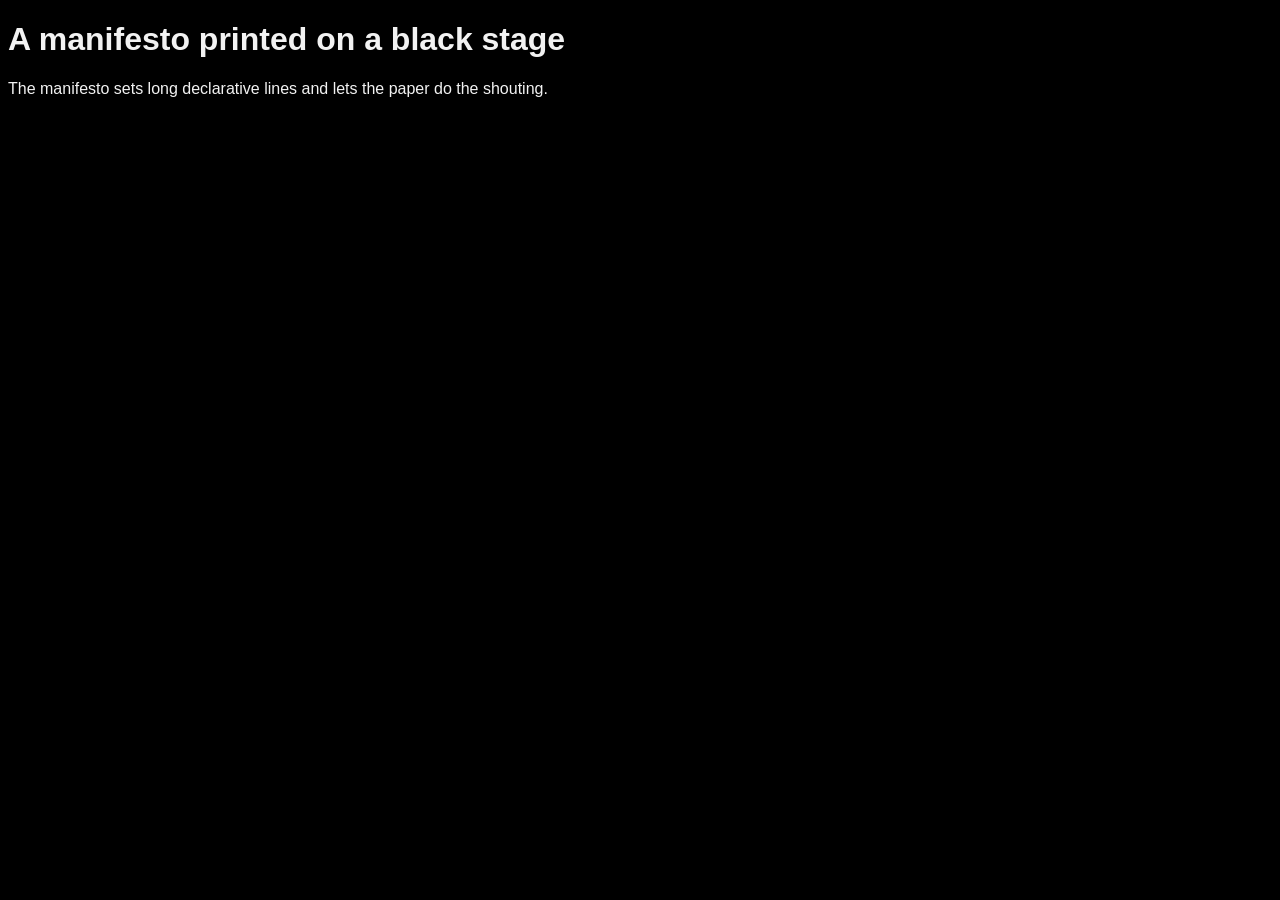
<file: .claude/skills/hallmark/scripts/fixtures/waiver/index.html>
<!doctype html>
<!--
  Waiver fixture. Five waivers are claimed on a deliberately expressive page:
  four are honoured, one is refused because it names a Floor gate, and the build
  ships. There is no cap, so the page is not blocked for being expressive; what
  it gets instead is a NOTE saying four waivers is a house style, not exceptions.

  Assertion (run from this directory):

    node ../../sloplint.mjs . --json | node -e "let s='';process.stdin.on('data',d=>s+=d).on('end',()=>{const j=JSON.parse(s);console.log(JSON.stringify(j.summary))})"
    # expected: fails 0, reflex 0, waived 5, rejected 2, answered 1, notes 1
    # (waived counts findings, not gates: gate 1 fires on both the token and the
    #  h1 rule, and gate 7 on both the token and the body background)

  Case by case:
    waive 40  -> refused, Floor is never waivable, and gate 40 still binds
    waive 7b  -> honoured; the guard (surface: absolute in the stamp) holds
    waive 22  -> honoured
    waive 25  -> honoured (no finding to downgrade on this page)
    waive 1   -> honoured, and trips the >3 house-style NOTE
    answered F3  -> honoured; the Finish finding reports ANSWERED instead of WARN
    answered 40  -> refused; 40 is Floor, and Floor findings are fixed, not answered
-->
<html lang="en">
<head>
<meta charset="utf-8">
<meta name="viewport" content="width=device-width, initial-scale=1">
<title>Waiver fixture</title>
<style>
/* Hallmark · macrostructure: Manifesto · tone: austere · anchor hue: 250 · surface: absolute · nav: N9 · footer: Ft2 · hero: Poster/H1 */
/* Hallmark · pre-emit critique: P5 H4 E5 S4 R5 V4 · weakest: E - fixture, not a real build */
/* Hallmark · waive 40 · contrast measured on the stage · the manifesto is printed white on black */
/* Hallmark · waive 7b · surface: absolute declared, 40-41 pass · the manifesto stage is printed on black paper */
/* Hallmark · waive 22 · neutrals achromatic throughout · the manifesto rules are pure grey by intent */
/* Hallmark · waive 25 · measure runs to 96ch · the manifesto sets long declarative lines */
/* Hallmark · waive 1 · two families declared · the manifesto pairs a display serif with a grotesque */
/* Hallmark · answered F3 · the manifesto head is one word and cannot wrap, so balance has nothing to balance */
/* Hallmark · answered 40 · contrast is fine here honestly */
:root {
  --color-paper: #000;
  --color-ink: oklch(96% 0 250);
  --font-display: Inter, sans-serif;
  --font-body: "Public Sans", sans-serif;
}
html, body { overflow-x: clip; }
body { background: var(--color-paper); color: var(--color-ink); font-family: var(--font-body); }
h1 { font-family: var(--font-display); }
</style>
</head>
<body>
  <h1>A manifesto printed on a black stage</h1>
  <p>The manifesto sets long declarative lines and lets the paper do the shouting.</p>
</body>
</html>
</file>
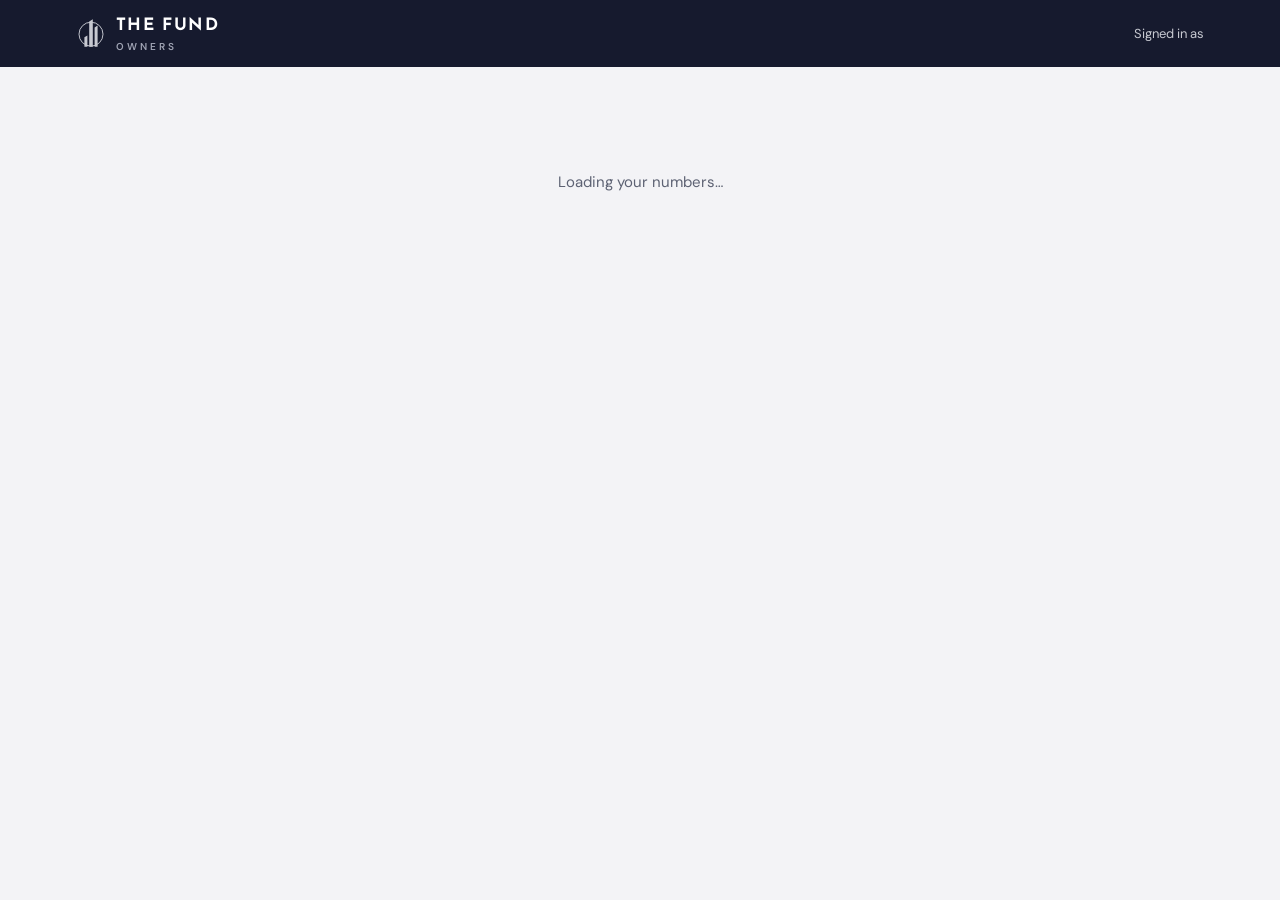
<file: owner-dashboard/Dashboard.html>
<!doctype html>
<html lang="en">
<head>
<base target="_top">
<meta charset="utf-8">
<link rel="preconnect" href="https://fonts.googleapis.com">
<link rel="preconnect" href="https://fonts.gstatic.com" crossorigin>
<link href="https://fonts.googleapis.com/css2?family=Josefin+Sans:wght@600;700&family=DM+Sans:opsz,wght@9..40,400;9..40,500;9..40,600;9..40,700&display=swap" rel="stylesheet">
<style>
  :root {
    --bg: #f3f3f6; --surface: #fff; --ink: #1d2233; --muted: #5d6273; --line: #e4e5ea;
    --brand: #161a2e; --brand-soft: #e8e9f0; --gold: #e3a535;
    --pos: #1f7a4d; --pos-soft: #e5f3ec; --neg: #b3261e; --neg-soft: #fbeaea;
    --bar-in: #161a2e; --bar-out: #b9bccb;
    --serif: "Josefin Sans", system-ui, sans-serif; --sans: "DM Sans", system-ui, sans-serif;
    --shadow: 0 1px 2px rgba(22,26,46,.05), 0 4px 14px rgba(22,26,46,.05);
  }
  * { box-sizing: border-box; }
  body { margin: 0; background: var(--bg); color: var(--ink); font: 15px/1.5 var(--sans); -webkit-font-smoothing: antialiased; }
  a { color: inherit; }
  .top { background: var(--brand); color: #fff; }
  .top-in { max-width: 1160px; margin: 0 auto; padding: 14px 16px; display: flex; align-items: center; gap: 14px; flex-wrap: wrap; }
  .brand { display: flex; align-items: center; gap: 10px; text-decoration: none; }
  .brand svg { width: 30px; height: 30px; color: #c7c9d1; }
  .brand b { font: 700 17px/1 var(--serif); letter-spacing: .08em; }
  .brand small { display: block; font: 600 10px var(--sans); letter-spacing: .3em; color: #9fa3b3; margin-top: 3px; }
  .who { margin-left: auto; font-size: 13px; color: #c7c9d1; display: flex; gap: 14px; align-items: center; flex-wrap: wrap; }
  .who a { color: #fff; font-weight: 600; text-decoration: none; background: rgba(255,255,255,.12); padding: 6px 12px; border-radius: 999px; }
  main { max-width: 1160px; margin: 0 auto; padding: 24px 16px 60px; }
  h1 { font: 700 clamp(26px, 4vw, 34px)/1.1 var(--serif); margin: 0 0 4px; }
  .asof { color: var(--muted); margin: 0 0 22px; font-size: 14px; }
  h2 { font: 700 20px/1.2 var(--serif); margin: 0 0 4px; }
  .sub { color: var(--muted); font-size: 13.5px; margin: 0 0 14px; }

  .kpis { display: grid; gap: 12px; grid-template-columns: repeat(auto-fit, minmax(min(100%, 200px), 1fr)); margin-bottom: 16px; }
  .kpi { background: var(--surface); border: 1px solid var(--line); border-radius: 16px; padding: 16px; box-shadow: var(--shadow); }
  .kpi .l { font-size: 12.5px; font-weight: 600; color: var(--muted); text-transform: uppercase; letter-spacing: .06em; }
  .kpi .v { font: 700 28px/1.15 var(--serif); margin: 6px 0 2px; font-variant-numeric: tabular-nums; }
  .kpi .h { font-size: 13px; color: var(--muted); }
  .pill { display: inline-block; font-size: 12px; font-weight: 700; border-radius: 999px; padding: 2px 8px; }
  .pill.pos { background: var(--pos-soft); color: var(--pos); } .pill.neg { background: var(--neg-soft); color: var(--neg); } .pill.mid { background: #fdf3e1; color: #8a5a07; }

  .tabs { position: sticky; top: 0; z-index: 5; display: flex; gap: 6px; overflow-x: auto; scrollbar-width: none; margin: 0 -16px 18px; padding: 10px 16px; background: var(--bg); border-bottom: 1px solid var(--line); }
  .tabs::-webkit-scrollbar { display: none; }
  .tabs button { flex: none; font: 600 14.5px var(--sans); color: var(--muted); background: transparent; border: 0; border-radius: 999px; padding: 9px 16px; cursor: pointer; display: inline-flex; align-items: center; gap: 6px; }
  .tabs button:hover { color: var(--ink); background: var(--brand-soft); }
  .tabs button[aria-selected="true"] { background: var(--brand); color: #fff; }
  .tabs .badge { font-size: 11.5px; font-weight: 700; min-width: 20px; padding: 1px 6px; border-radius: 999px; background: var(--gold); color: var(--brand); text-align: center; }
  .panel[hidden] { display: none; }
  .grid2.even { grid-template-columns: minmax(0, 1fr) minmax(0, 1fr); }
  .grid2 { display: grid; gap: 16px; grid-template-columns: minmax(0, 1.6fr) minmax(0, 1fr); align-items: start; }
  @media (max-width: 900px) {
    .grid2 { display: flex; flex-direction: column; gap: 0; width: 100%; }
    .grid2 .card { width: 100%; max-width: 100%; }
    .grid2 > div { display: contents; }
    .o-todo { order: 0; } .o-notes { order: 1; } .o-chart { order: 2; } .o-fc { order: 3; } .o-work { order: 4; } .o-leases { order: 5; } .o-vac { order: 6; } .o-pl { order: 7; } .o-prop { order: 8; }
  }
  .card { background: var(--surface); border: 1px solid var(--line); border-radius: 18px; padding: 18px; box-shadow: var(--shadow); margin-bottom: 16px; min-width: 0; }

  .legend { display: flex; gap: 16px; font-size: 13px; color: var(--muted); margin-bottom: 6px; flex-wrap: wrap; }
  .legend i { display: inline-block; width: 10px; height: 10px; border-radius: 3px; margin-right: 6px; vertical-align: -1px; }
  #chart { overflow-x: auto; margin: 0 -18px; padding: 0 18px; }
  #chart svg { width: 100%; min-width: 560px; height: auto; display: block; }
  #chart text { font-family: var(--sans); }

  .notes { margin: 0; padding: 0; list-style: none; display: grid; gap: 10px; }
  .notes li { display: flex; gap: 10px; font-size: 14px; }
  .notes .dot { flex: none; width: 8px; height: 8px; border-radius: 50%; margin-top: 7px; background: var(--brand); }
  .notes .dot.neg { background: var(--neg); } .notes .dot.mid { background: var(--gold); } .notes .dot.pos { background: var(--pos); }

  .tbl-wrap { overflow-x: auto; margin: 0 -18px; padding: 0 18px; }
  table { border-collapse: collapse; width: 100%; font-size: 13.5px; font-variant-numeric: tabular-nums; }
  th, td { padding: 8px 10px; text-align: right; white-space: nowrap; border-bottom: 1px solid var(--line); }
  th:first-child, td:first-child { text-align: left; position: sticky; left: 0; background: var(--surface); }
  thead th { font-size: 12px; color: var(--muted); font-weight: 600; text-transform: uppercase; letter-spacing: .04em; }
  tr.sum td { font-weight: 700; }
  tr.pl td { font-weight: 700; border-bottom: 0; }
  td.neg { color: var(--neg); } td.pos { color: var(--pos); }
  td.muted, th.muted { color: #a3a6b3; }
  tr.indent td:first-child { padding-left: 22px; color: var(--muted); }
  tr.cost td { font-weight: 600; }
  tr.cost td:first-child { color: var(--ink); }
  tr.subline td { color: var(--muted); font-size: 0.92em; }
  tr.subline td:first-child { padding-left: 40px; }

  .bars { display: grid; gap: 8px; }
  .bar { display: grid; grid-template-columns: 120px minmax(0, 1fr) 76px; gap: 10px; align-items: center; font-size: 13.5px; }
  .bar .n { overflow: hidden; text-overflow: ellipsis; white-space: nowrap; }
  .bar .t { height: 10px; background: var(--brand-soft); border-radius: 99px; overflow: hidden; }
  .bar .t span { display: block; height: 100%; background: var(--brand); border-radius: 99px; }
  .bar .a { text-align: right; font-variant-numeric: tabular-nums; font-weight: 600; }

  .units { display: grid; gap: 8px; }
  .unit { display: flex; justify-content: space-between; gap: 10px; align-items: center; padding: 10px 12px; border: 1px solid var(--line); border-radius: 12px; font-size: 14px; }
  .unit b { font-weight: 600; } .unit .m { color: var(--muted); font-size: 13px; }
  .unit .r { text-align: right; flex: none; }
  .empty { color: var(--muted); font-size: 14px; margin: 0; }
  .chips { display: flex; flex-wrap: wrap; gap: 6px; }
  .chip { background: var(--brand-soft); border-radius: 999px; padding: 4px 10px; font-size: 13px; }

  .todo { display: flex; gap: 10px; align-items: flex-start; padding: 9px 0; border-bottom: 1px solid var(--line); font-size: 14px; }
  .todo:last-child { border-bottom: 0; }
  .todo input[type=checkbox] { width: 18px; height: 18px; margin: 1px 0 0; accent-color: var(--brand); flex: none; cursor: pointer; }
  .todo.done span.t { text-decoration: line-through; color: var(--muted); }
  .todo .m { color: var(--muted); font-size: 12.5px; }
  .todo-add { display: flex; gap: 8px; margin-top: 12px; flex-wrap: wrap; }
  .todo-add input[type=text] { flex: 1 1 180px; min-width: 0; border: 1px solid var(--line); border-radius: 10px; padding: 9px 11px; font: inherit; font-size: 14px; }
  .todo-add input[type=date] { border: 1px solid var(--line); border-radius: 10px; padding: 8px 10px; font: inherit; font-size: 13px; color: var(--muted); }
  .cash-form { display: flex; gap: 6px; margin-top: 10px; }
  .cash-form input { flex: 1; min-width: 0; border: 1px solid var(--line); border-radius: 10px; padding: 7px 9px; font: inherit; font-size: 13px; }
  .cash-form button { border: 0; border-radius: 10px; padding: 7px 11px; font: 600 13px var(--sans); background: var(--brand-soft); color: var(--brand); cursor: pointer; }
  .todo-add button, .linkbtn { border: 0; border-radius: 10px; padding: 9px 14px; font: 600 14px var(--sans); background: var(--brand); color: #fff; cursor: pointer; }
  .linkbtn { background: none; color: var(--muted); padding: 4px 0; font-size: 13px; text-decoration: underline; }
  .alloc { border: 1px solid var(--line); border-radius: 12px; padding: 10px 12px; margin-bottom: 8px; font-size: 14px; }
  .alloc summary { cursor: pointer; display: flex; justify-content: space-between; gap: 10px; list-style: none; }
  .alloc summary::-webkit-details-marker { display: none; }
  .alloc summary b { font-weight: 600; }
  .alloc p { margin: 8px 0 0; color: var(--muted); font-size: 13px; }
  .h3 { font: 600 13px var(--sans); color: var(--muted); text-transform: uppercase; letter-spacing: .05em; margin: 16px 0 6px; }
  .proj td { white-space: normal; position: static; } .proj td:last-child { white-space: nowrap; }
  .fc td:first-child { font-weight: 600; } .fc th { text-align: right; }
  .work li { display: block; } .work b { display: block; font-weight: 600; margin-bottom: 2px; }
  /* Rentals & tenants */
  .rent-tools { display: flex; gap: 6px; flex-wrap: wrap; margin: 0 0 12px; }
  .rent-tools button { border: 1px solid var(--line); background: var(--surface); border-radius: 999px; padding: 5px 12px; font: 600 13px var(--sans); color: var(--muted); cursor: pointer; }
  .rent-tools button[aria-pressed=true] { background: var(--brand); border-color: var(--brand); color: #fff; }
  .rentals { display: grid; gap: 8px; grid-template-columns: repeat(auto-fill, minmax(min(100%, 340px), 1fr)); align-items: start; }
  .rent { border: 1px solid var(--line); border-radius: 14px; background: var(--surface); }
  .rent[open] { box-shadow: var(--shadow); }
  .rent > summary { list-style: none; cursor: pointer; padding: 12px 14px; display: flex; justify-content: space-between; gap: 10px; align-items: flex-start; }
  .rent > summary::-webkit-details-marker { display: none; }
  .rent > summary b { font-weight: 700; }
  .rent .m { color: var(--muted); font-size: 13px; }
  .rent .pills { display: flex; flex-direction: column; align-items: flex-end; gap: 4px; flex: none; }
  .rent-body { padding: 0 14px 14px; border-top: 1px solid var(--line); }
  .tenant { padding: 10px 0; border-bottom: 1px dashed var(--line); font-size: 14px; }
  .tenant:last-of-type { border-bottom: 0; }
  .tenant .c { color: var(--muted); font-size: 13px; word-break: break-word; }
  .acts { display: flex; flex-wrap: wrap; gap: 6px; margin-top: 10px; }
  .act { display: inline-flex; align-items: center; gap: 6px; text-decoration: none; border-radius: 10px; padding: 8px 12px; font: 600 13.5px var(--sans); background: var(--brand-soft); color: var(--brand); border: 0; cursor: pointer; }
  .act.primary { background: var(--brand); color: #fff; }
  .act.warn { background: #fdf3e1; color: #8a5a07; }
  .act svg { width: 15px; height: 15px; }
  .rnote { display: flex; gap: 8px; align-items: flex-start; padding: 8px 0; border-bottom: 1px solid var(--line); font-size: 14px; }
  .rnote:last-child { border-bottom: 0; }
  .rnote > span { flex: 1; min-width: 0; }
  .rnote .m { display: block; }
  .rnote select { flex: none; border: 1px solid var(--line); border-radius: 8px; padding: 4px 6px; font: 600 12.5px var(--sans); background: var(--surface); color: var(--ink); }
  .rnote select.s-open { background: #fdf3e1; color: #8a5a07; border-color: #f0d9ae; }
  .rnote select.s-prog { background: #e7eefc; color: #1f4fae; border-color: #c9d7f4; }
  .rnote.log { color: var(--muted); font-size: 13px; }
  .note-add { display: flex; gap: 6px; margin-top: 10px; }
  .note-add input { flex: 1; min-width: 0; border: 1px solid var(--line); border-radius: 10px; padding: 8px 10px; font: inherit; font-size: 14px; }
  .note-add button { border: 0; border-radius: 10px; padding: 8px 12px; font: 600 13.5px var(--sans); background: var(--brand); color: #fff; cursor: pointer; }
  .pill.prog { background: #e7eefc; color: #1f4fae; }
  .pill.plain { background: var(--brand-soft); color: var(--brand); }
  /* Deals */
  .lead-card > summary { list-style: none; cursor: pointer; display: flex; justify-content: space-between; align-items: center; gap: 10px; }
  .lead-card > summary::-webkit-details-marker { display: none; }
  .lead-card > summary h2 { margin: 0; }
  .lead-card[open] > summary { margin-bottom: 10px; }
  .lead-card textarea, .deal textarea { width: 100%; border: 1px solid var(--line); border-radius: 10px; padding: 9px 11px; font: 16px/1.45 var(--sans); color: var(--ink); resize: vertical; }
  .fields { display: grid; gap: 10px; grid-template-columns: repeat(auto-fill, minmax(min(100%, 140px), 1fr)); margin: 10px 0; }
  .fields label { display: flex; flex-direction: column; gap: 3px; font-size: 11.5px; font-weight: 600; color: var(--muted); text-transform: uppercase; letter-spacing: .05em; min-width: 0; }
  .fields label.wide { grid-column: 1 / -1; }
  .fields { align-items: end; }
  .fields.rehab { grid-template-columns: repeat(auto-fill, minmax(min(100%, 190px), 1fr)); }
  .fields input, .fields select { width: 100%; min-width: 0; border: 1px solid var(--line); border-radius: 10px; padding: 8px 10px; font: 500 16px var(--sans); color: var(--ink); background: var(--surface); text-transform: none; letter-spacing: 0; }
  .fields label[hidden] { display: none; }
  .save-bar { display: flex; gap: 8px; align-items: center; flex-wrap: wrap; margin-top: 10px; }
  .save-bar .m { color: var(--muted); font-size: 13px; }
  .act[disabled] { opacity: .45; cursor: default; }
  .math { margin: 6px 0 4px; border: 1px solid var(--line); border-radius: 14px; padding: 10px 14px; background: #fafafc; }
  .math table { font-size: 14px; } .math td { padding: 5px 0; border-bottom: 1px solid var(--line); } .math td:first-child { position: static; background: none; text-align: left; white-space: normal; }
  .math tr.pl td { border-bottom: 0; font-size: 16px; }
  .verdict { margin-top: 8px; border-radius: 10px; padding: 9px 12px; font-weight: 600; font-size: 14px; }
  .verdict.pos { background: var(--pos-soft); color: var(--pos); } .verdict.neg { background: var(--neg-soft); color: var(--neg); } .verdict.mid { background: #fdf3e1; color: #8a5a07; }
  .seg { display: inline-flex; border: 1px solid var(--line); border-radius: 999px; padding: 2px; background: var(--surface); }
  .seg button { border: 0; background: none; border-radius: 999px; padding: 5px 12px; font: 600 13px var(--sans); color: var(--muted); cursor: pointer; }
  .seg button[aria-pressed=true] { background: var(--brand); color: #fff; }
  .gclink { display: flex; gap: 6px; margin-top: 8px; }
  .gclink input { flex: 1; min-width: 0; border: 1px solid var(--line); border-radius: 10px; padding: 7px 9px; font: 13px var(--sans); color: var(--muted); background: #fafafc; }
  .lead-raw { white-space: pre-wrap; word-break: break-word; font-size: 13px; color: var(--muted); background: #fafafc; border-radius: 10px; padding: 10px; margin: 6px 0 0; }
  .deal .h3 { display: flex; justify-content: space-between; align-items: center; gap: 8px; }
  .deal-tools { display: flex; gap: 6px; flex-wrap: wrap; margin: 0 0 12px; }
  .deal-tools button { border: 1px solid var(--line); background: var(--surface); border-radius: 999px; padding: 5px 12px; font: 600 13px var(--sans); color: var(--muted); cursor: pointer; }
  .deal-tools button[aria-pressed=true] { background: var(--brand); border-color: var(--brand); color: #fff; }
  .deals { display: grid; gap: 8px; }
  .deal { border: 1px solid var(--line); border-radius: 14px; background: var(--surface); }
  .deal[open] { box-shadow: var(--shadow); }
  .deal > summary { list-style: none; cursor: pointer; padding: 12px 14px; display: flex; justify-content: space-between; gap: 10px; align-items: flex-start; }
  .deal > summary::-webkit-details-marker { display: none; }
  .deal > summary b { font-weight: 700; }
  .deal .m, .lead-card .m { color: var(--muted); font-size: 13px; }
  .deal .pills { display: flex; flex-direction: column; align-items: flex-end; gap: 4px; flex: none; }
  .deal-body { padding: 0 14px 14px; border-top: 1px solid var(--line); }
  .deal-body .h3 .m { text-transform: none; letter-spacing: 0; font-weight: 400; }
  .math td.note { color: var(--muted); font-size: 12.5px; border-bottom: 0; padding-top: 0; }
  .loading { padding: 80px 0; text-align: center; color: var(--muted); }
  .err { background: var(--neg-soft); color: var(--neg); border-radius: 14px; padding: 16px; }
  footer { color: var(--muted); font-size: 12.5px; margin-top: 8px; }
  .prefill-lines { display: grid; gap: 6px; margin-bottom: 4px; }
  .prefill-lines .line { display: flex; align-items: center; gap: 8px; }
  .prefill-lines .line .money { position: relative; flex: none; width: 140px; }
  .prefill-lines .line .money span { position: absolute; left: 10px; top: 50%; transform: translateY(-50%); color: var(--muted); pointer-events: none; }
  .prefill-lines .line button.act { flex: none; padding: 6px 10px; font-size: 16px; line-height: 1; }
  .prefill-lines .x-label { flex: 1; min-width: 0; border: 1px solid var(--line); border-radius: 10px; padding: 8px 10px; font: 500 16px var(--sans); }
  .prefill-lines .x-val { width: 100%; border: 1px solid var(--line); border-radius: 10px; padding: 8px 10px 8px 22px; font: 500 16px var(--sans); text-align: right; }
  [data-x-add] { border: 1px solid var(--line); border-radius: 10px; padding: 7px 10px; font: 600 13.5px var(--sans); background: var(--brand-soft); color: var(--brand); }
</style>
</head>
<body>
<header class="top">
  <div class="top-in">
    <a class="brand" href="https://samahlersmeyer-prog.github.io/fund-rentals/">
      <svg viewBox="0 0 100 100" aria-hidden="true"><circle cx="50" cy="54" r="40" fill="none" stroke="currentColor" stroke-width="3.2"/><path fill="currentColor" d="M28 64 L38 58 L38 96 L28 96 Z M44 12 L56 4 L56 96 L44 96 Z M62 32 L72 25 L72 96 L62 96 Z"/></svg>
      <span><b>THE FUND</b><small>OWNERS</small></span>
    </a>
    <div class="who"><span>Signed in as <?= email ?></span><a id="sheetLink" href="#" target="_blank" rel="noopener" hidden>Open P&amp;L sheet</a></div>
  </div>
</header>

<main id="app"><div class="loading">Loading your numbers…</div></main>
<textarea id="incomingLead" hidden><?= lead ?></textarea>

<script>
(function () {
  var MONTHS = ["Jan","Feb","Mar","Apr","May","Jun","Jul","Aug","Sep","Oct","Nov","Dec"];
  var FULL = ["January","February","March","April","May","June","July","August","September","October","November","December"];
  var $ = function (id) { return document.getElementById(id); };
  var esc = function (s) { return String(s == null ? "" : s).replace(/[&<>"']/g, function (c) { return { "&":"&amp;","<":"&lt;",">":"&gt;",'"':"&quot;","'":"&#39;" }[c]; }); };
  var money = function (n, cents) { var a = Math.abs(n), s = "$" + a.toLocaleString("en-US", { maximumFractionDigits: cents ? 2 : 0 }); return n < 0 ? "−" + s : s; };
  var short = function (n) { var a = Math.abs(n), s = a >= 1000 ? "$" + (a / 1000).toFixed(a >= 10000 ? 0 : 1) + "k" : "$" + Math.round(a); return n < 0 ? "−" + s : s; };
  var pct = function (n) { return isFinite(n) ? Math.round(n * 100) + "%" : "—"; };
  var sum = function (a, upto) { var t = 0; for (var i = 0; i <= upto; i++) t += a[i] || 0; return t; };
  var parseDate = function (s) { var m = /^(\d{4})-(\d{2})-(\d{2})$/.exec(s || ""); return m ? new Date(+m[1], +m[2] - 1, +m[3]) : null; };
  var fmtDate = function (d) { return d.toLocaleDateString("en-US", { month: "short", day: "numeric", year: "numeric" }); };

  // Find a row by label, forgiving of small wording differences in the sheet.
  function row(section, re) {
    if (!section) return null;
    for (var k in section) if (re.test(k)) return section[k].months;
    return null;
  }

  // Which tab is showing; kept across refreshes (e.g. after adding a to-do).
  var tab = "overview";
  try { tab = sessionStorage.getItem("ownerTab") || tab; } catch (e) {}
  function showTab(id) {
    tab = id;
    try { sessionStorage.setItem("ownerTab", id); } catch (e) {}
    [].forEach.call(document.querySelectorAll(".tabs [data-tab]"), function (b) { b.setAttribute("aria-selected", b.getAttribute("data-tab") === id); });
    [].forEach.call(document.querySelectorAll("[data-panel]"), function (p) { p.hidden = p.getAttribute("data-panel") !== id; });
    var nav = document.querySelector(".tabs");
    if (nav && nav.getBoundingClientRect().top <= 0) window.scrollTo(0, nav.offsetTop);
  }
  document.addEventListener("click", function (e) {
    var b = e.target.closest && e.target.closest(".tabs [data-tab]");
    if (b) showTab(b.getAttribute("data-tab"));
  });

  function render(d) {
    if (d.sheet && d.sheet.url) { var a = $("sheetLink"); a.href = d.sheet.url; a.hidden = false; }
    var S = d.summary || {};
    var ops = S.Operations || S[Object.keys(S)[0]];
    var cap = S.Capital;
    var zero = MONTHS.map(function () { return 0; });
    var income = row(ops, /rental income/i) || zero;
    var loans = row(ops, /loan/i) || zero;
    var expenses = row(ops, /^expenses$/i) || zero;
    var utilities = row(ops, /utilit/i) || zero;
    var insurance = row(ops, /insurance/i) || zero;
    var taxes = row(ops, /tax/i) || zero;
    var totalOut = row(ops, /total/i) || MONTHS.map(function (_, i) { return loans[i] + expenses[i] + utilities[i] + insurance[i] + taxes[i]; });
    var profit = row(ops, /profit/i) || MONTHS.map(function (_, i) { return income[i] - totalOut[i]; });
    var capTotal = row(cap, /^total$/i) || zero;

    var last = -1; income.forEach(function (v, i) { if (v > 0) last = i; });
    if (last < 0) { $("app").innerHTML = '<p class="err">The P&amp;L doesn\'t have any rental income entered yet.</p>'; return; }

    var ytdIn = sum(income, last), ytdOut = sum(totalOut, last), ytdProfit = sum(profit, last);
    var ytdLoans = sum(loans, last);
    var ytdOpCosts = sum(expenses, last) + sum(utilities, last) + sum(insurance, last) + sum(taxes, last);
    var noi = ytdIn - ytdOpCosts, dscr = ytdLoans ? noi / ytdLoans : Infinity;
    var margin = ytdIn ? ytdProfit / ytdIn : 0;
    var ytdCap = sum(capTotal, last);
    var n = last + 1, avgProfit = ytdProfit / n;

    // Portfolio (from the site's listings)
    var today = new Date(); today.setHours(0, 0, 0, 0);
    var units = (d.portfolio && d.portfolio.units) || [];
    var leased = units.filter(function (u) { return u.status === "leased"; });
    var open = units.filter(function (u) { return u.status !== "leased"; });
    var m2m = units.filter(function (u) { return u.leaseEnds === "month-to-month"; });
    var horizon = new Date(today.getTime() + (d.leaseWindowDays || 120) * 864e5);
    var ending = units.map(function (u) { return { u: u, end: parseDate(u.leaseEnds) }; })
      .filter(function (x) { return x.end && x.end <= horizon; })
      .sort(function (a, b) { return a.end - b.end; });
    var noDate = units.filter(function (u) { return u.status === "leased" && !u.leaseEnds; });

    // Plain-language notes, all straight from the numbers.
    var notes = [];
    MONTHS.forEach(function (m, i) {
      if (i > last || profit[i] >= 0) return;
      var parts = [["property tax", taxes[i]], ["insurance", insurance[i]], ["expenses", expenses[i]], ["loan payments", loans[i]], ["utilities", utilities[i]]].sort(function (a, b) { return b[1] - a[1]; });
      notes.push(["neg", FULL[i] + " lost " + money(profit[i]) + ", mostly from " + parts[0][0] + " (" + money(parts[0][1]) + ")."]);
    });
    notes.push(["pos", "Profit has averaged " + money(avgProfit) + " a month this year, about " + money(avgProfit * 12) + " a year at that pace (that includes the big bills like property tax)."]);
    var lagging = [["Utilities", utilities], ["Insurance", insurance], ["Expenses", expenses]].map(function (x) {
      var lastHit = -1; for (var i = 0; i <= last; i++) if (x[1][i] > 0) lastHit = i;
      return [x[0], lastHit];
    }).filter(function (x) { return x[1] >= 0 && x[1] < last && x[0] !== "Expenses"; });
    if (lagging.length) notes.push(["mid", lagging.map(function (x) { return x[0] + " were last entered for " + FULL[x[1]]; }).join("; ") + ". Later months may look better than they'll end up once those are caught up."]);
    if (m2m.length) notes.push(["mid", m2m.length + " of " + units.length + " units are month-to-month."]);
    if (ending.length) notes.push(["mid", ending.length + " lease" + (ending.length > 1 ? "s end" : " ends") + " in the next " + (d.leaseWindowDays || 120) + " days."]);
    if (noDate.length) notes.push(["mid", noDate.length + " leased unit" + (noDate.length > 1 ? "s have" : " has") + " no lease end date on the site: " + noDate.map(function (u) { return u.name; }).join(", ") + "."]);
    if (ytdCap) notes.push(["", money(ytdCap) + " in capital spending this year (renovations), tracked separately from operations."]);

    // ----- Forecast: actuals through the last entered month, the rest of the year at the recent pace -----
    var avg3 = function (a) { var xs = a.slice(Math.max(0, last - 2), last + 1); return xs.reduce(function (p, c) { return p + c; }, 0) / xs.length; };
    var springTax = 0; for (var ti = 0; ti < 6; ti++) springTax += taxes[ti] || 0;
    var fallTaxIn = 0; for (var tj = 6; tj < 12; tj++) fallTaxIn += taxes[tj] || 0;
    var left = 11 - last;
    var mIncome = avg3(income), mLoans = loans[last], mIns = insurance[last] || avg3(insurance);
    var mUtil = avg3(utilities), mExp = avg3(expenses);
    var mCost = mLoans + mIns + mUtil + mExp;
    // Fall installment: the spring bill minus homes that are sold (not on the rentals site any more).
    var soldTax = 0, soldNames = [];
    (function () {
      var P = d.properties; if (!P || !P.names || !P.net) return;
      P.names.forEach(function (n, i) {
        if (/general business/i.test(n)) return;
        var w = n.replace(/^\d+\s+/, "").split(/\s+/)[0].replace(/\.$/, "").toLowerCase();
        var owned = units.some(function (u) { return u.address.toLowerCase().split(/\s+/).indexOf(w) >= 0; });
        var tax = (P.profit ? P.profit[i] || 0 : 0) - (P.net[i] || 0);
        if (!owned && tax > 0) { soldTax += tax; soldNames.push(n); }
      });
    })();
    // Taxes already entered for months after the last month with rent (e.g. the real fall bill in November) count as known.
    var futureTax = 0; for (var tf = last + 1; tf < 12; tf++) futureTax += taxes[tf] || 0;
    var fallTaxActual = futureTax > 0;
    var fallTax = fallTaxActual ? futureTax : (springTax && !fallTaxIn && last < 10 ? Math.max(0, springTax - soldTax) : 0);
    var fcIn = mIncome * left, fcCost = mCost * left + fallTax;
    var yrIn = ytdIn + fcIn, yrCost = ytdOut + fcCost;
    var ownedSpring = Math.max(0, springTax - soldTax);
    var paceProfit = (mIncome - mCost) * 12 - ownedSpring - (fallTax || ownedSpring);

    function forecastCard() {
      var row = function (label, a, b, c, cls) { return "<tr><td>" + label + '</td><td>' + money(a) + "</td><td>" + money(b) + '</td><td class="' + (cls || "") + '">' + money(c) + "</td></tr>"; };
      var sub = function (label, a, b) { return '<tr class="indent"><td style="font-weight:400">' + label + "</td><td>" + money(a) + "</td><td>" + money(b) + "</td><td>" + money(a + b) + "</td></tr>"; };
      var ytdTax = sum(taxes, last), fcLoans = mLoans * left, fcOther = (mIns + mUtil + mExp) * left;
      return '<section class="card o-fc"><h2>Year-end forecast</h2><p class="sub">' + FULL[0] + "–" + FULL[last] + " actual, " + (left ? FULL[last + 1] + "–December at the last 3 months' pace" : "full year actual") + ".</p>" +
        '<div class="tbl-wrap"><table class="fc"><thead><tr><th></th><th>Actual</th><th>Forecast</th><th>Full year</th></tr></thead><tbody>' +
        row("Income", ytdIn, fcIn, yrIn) +
        sub("Loan payments", ytdLoans, fcLoans) + sub("Property tax", ytdTax, fallTax) + sub("Everything else", ytdOut - ytdLoans - ytdTax, fcOther) +
        row("Going out", ytdOut, fcCost, yrCost) +
        row("Profit", ytdProfit, fcIn - fcCost, yrIn - yrCost, yrIn - yrCost < 0 ? "neg" : "pos") + "</tbody></table></div>" +
        '<ul class="notes" style="margin-top:12px">' +
        (fallTax ? '<li><span class="dot mid"></span><span>' + (fallTaxActual ? "Includes the fall property tax bill entered in the P&amp;L: " + money(fallTax) + "." : "Includes the fall property tax installment, estimated at " + money(fallTax) + " (the spring bill" + (soldNames.length ? " minus " + soldNames.join(" and ") + ", which are sold or settle taxes at closing" : "") + "). Indiana's fall installment is usually due around November 10.") + "</span></li>" : "") +
        '<li><span class="dot"></span><span>At the current pace, the next 12 months would net about ' + money(paceProfit) + " after loan payments and both tax installments.</span></li>" +
        "</ul></section>";
    }

    // ----- Things to work on: common landlord rules of thumb, applied to these numbers -----
    function workCard() {
      var items = [];
      var parked = (d.allocate || []).reduce(function (t, a) { return t + a.amount; }, 0);
      if (parked) items.push(["mid", "Split the parked costs", money(parked) + " is sitting in General Business waiting to be split to properties (see To-dos). Until it is, per-property profit looks better than it really is."]);
      if (units.length && m2m.length / units.length > 0.25) items.push(["mid", "Move month-to-month tenants onto leases", m2m.length + " of " + units.length + " units are month-to-month. A 12-month lease makes income steadier; if a tenant wants to stay flexible, a common approach is to charge a month-to-month premium (often $50–$100 a month)."]);
      var byMonth = {};
      units.forEach(function (u) { var e = parseDate(u.leaseEnds); if (e && e >= today) { var k = e.getFullYear() + "-" + e.getMonth(); (byMonth[k] = byMonth[k] || []).push(u); } });
      Object.keys(byMonth).forEach(function (k) {
        var us = byMonth[k]; if (us.length < 3) return;
        var mi = +k.split("-")[1];
        if (!(mi === 11 || mi <= 2)) return; // only winter clusters are worth flagging
        items.push(["mid", "Stagger lease end dates", us.length + " leases end in " + FULL[mi] + " " + k.split("-")[0] + ". Winter turnovers rent slower. When you renew, offer terms that end in late spring or summer (for example, 15 or 16 months) so move-outs spread out."]);
      });
      var repairPct = ytdIn ? sum(expenses, last) / ytdIn : 0;
      if (repairPct < 0.05) items.push(["mid", "Capture every repair cost", "Repairs and expenses are " + pct(repairPct) + " of rent this year. Rentals typically run 5–10%, so some repair costs may be missing or still parked."]);
      open.forEach(function (u) {
        var dt = parseDate(u.availableDate); if (!dt || dt <= today) return;
        var start = new Date(dt.getTime() - 50 * 864e5);
        items.push(["", "Start marketing " + u.name + " early", "It opens " + fmtDate(dt) + ". Starting photos and the Zillow listing about 6–8 weeks ahead (around " + fmtDate(start) + ") usually avoids an empty month."]);
      });
      var P = d.properties;
      if (P && P.names && P.income && P.net) {
        // Judge each home at its current pace, not year to date, so a vacancy that's since been filled doesn't drag it down.
        // A year at pace = last 3 months' rent and the latest loan payment, other costs at this year's monthly average, plus the full year's property tax.
        var monthly = function (block, n) {
          if (!block || !block.properties) return null;
          var k = block.properties.indexOf(n); if (k < 0) return null;
          return block.months.map(function (m) { return m[k] || 0; });
        };
        var cand = P.names.map(function (n, i) {
          var inc = monthly(d.byProperty, n), ln = monthly(d.loansByProperty, n);
          var loanYtd = P.loans ? P.loans[i] || 0 : 0, otherYtd = (P.costs ? P.costs[i] || 0 : 0) - loanYtd;
          var yrInc = inc ? avg3(inc) * 12 : (P.income[i] || 0) / (last + 1) * 12;
          var yrLoan = ln ? ln[last] * 12 : loanYtd / (last + 1) * 12;
          var yrNet = yrInc - yrLoan - otherYtd / (last + 1) * 12 - (P.taxes ? P.taxes[i] || 0 : 0);
          return { n: n, inc: yrInc, net: yrNet };
        })
          .filter(function (x) { return !/general business/i.test(x.n) && x.inc > 6000 && units.some(function (u) { return u.address.toLowerCase().indexOf(x.n.replace(/^\d+\s+/, "").split(/\s+/)[0].replace(/\.$/, "").toLowerCase()) >= 0; }); })
          .sort(function (a, b) { return a.net / a.inc - b.net / b.inc; });
        if (cand.length && cand[0].net / cand[0].inc < 0.2) items.push(["mid", "Look at " + cand[0].n, "At its current rent it keeps about " + pct(cand[0].net / cand[0].inc) + " of its rent (around " + money(cand[0].net) + " a year after the loan, its costs and property tax), the lowest of the homes you still own. Worth checking whether its rent is below market or its costs (utilities you pay, loan rate) are high."]);
      }
      if (dscr < 1.25 && isFinite(dscr)) items.push(["neg", "Watch debt coverage", "Net operating income covers loan payments " + dscr.toFixed(2) + "×. Lenders usually like to see 1.25× or more."]);
      var low = mCost * 3, high = mCost * 6;
      var bs = d.balances || [], cash = bs.length ? bs[bs.length - 1].amount : 0;
      items.push([cash && cash < low ? "neg" : "", "Keep a cash reserve", "A common rule of thumb is 3–6 months of costs set aside for vacancies and big repairs: roughly " + money(low) + "–" + money(high) + " for you." + (cash ? " You have " + money(cash) + " now" + (cash < low ? ", below that range" : cash > high ? ", above it, so some could go toward the highest-rate loan" : ", inside it") + "." : "")]);
      return '<section class="card o-work"><h2>Things to work on</h2><p class="sub">Common landlord rules of thumb, applied to your numbers.</p><ul class="notes work">' +
        items.map(function (x) { return '<li><span class="dot ' + x[0] + '"></span><span><b>' + esc(x[1]) + "</b>" + esc(x[2]) + "</span></li>"; }).join("") + "</ul></section>";
    }

    function cashKpi() {
      var bs = d.balances || [], b = bs[bs.length - 1];
      var months = b && mCost ? b.amount / mCost : 0;
      var cls = months >= 3 ? "pos" : months >= 1.5 ? "mid" : "neg";
      var age = b ? Math.round((today - parseDate(b.asOf)) / 864e5) : 0;
      var hint = b ? '<span class="pill ' + cls + '">' + months.toFixed(1) + " months</span> of costs · as of " + fmtDate(parseDate(b.asOf)) + (age > 14 ? ' <span style="color:var(--neg)">(update)</span>' : "") : "No balance entered yet";
      return '<div class="kpi"><div class="l">Cash on hand</div><div class="v">' + (b ? money(b.amount) : "—") + '</div><div class="h">' + hint +
        '</div><form class="cash-form" id="cashForm"><input type="text" inputmode="decimal" id="cashAmt" placeholder="New balance" aria-label="Checking balance"><button type="submit">Update</button></form></div>';
    }

    function propertyCard() {
      var P = d.properties;
      if (!P || !P.names || !P.income) return "";
      var addr = function (name) {
        var num = (/^(\d+)\s/.exec(name) || [])[1];
        var word = name.replace(/^\d+\s+/, "").split(/\s+/)[0].replace(/\.$/, "").toLowerCase();
        var hit = units.filter(function (u) { return num ? u.address.indexOf(num + " ") === 0 : u.address.toLowerCase().split(/\s+/).indexOf(word) >= 0; })[0];
        return hit ? hit.address.replace(/ Road$/, " Rd") : name;
      };
      var rows = [], shared = null;
      P.names.forEach(function (n, i) {
        var inc = P.income[i] || 0, cost = P.costs ? P.costs[i] || 0 : 0, prof = P.profit ? P.profit[i] || 0 : inc - cost, net = P.net ? P.net[i] || 0 : prof;
        // "Operating Expenses" on the sheet is loan payments plus everything else; split them apart.
        var loan = P.loans ? P.loans[i] || 0 : 0, other = cost - loan;
        var tax = P.taxes ? P.taxes[i] || 0 : prof - net;
        if (/general business/i.test(n)) { shared = { inc: inc, loan: loan, other: other, tax: tax }; return; }
        if (!inc && !cost && !net) return;
        var a = addr(n); rows.push({ name: n, addr: a, inc: inc, loan: loan, other: other, tax: tax, net: net, sold: a === n });
      });
      rows.sort(function (a, b) { return b.net - a.net; });
      var tot = rows.reduce(function (t, r) { t.inc += r.inc; t.loan += r.loan; t.other += r.other; t.tax += r.tax; t.net += r.net; return t; }, { inc: 0, loan: 0, other: 0, tax: 0, net: 0 });
      var sharedNet = shared ? shared.inc - shared.loan - shared.other - shared.tax : 0;
      if (shared) { tot.inc += shared.inc; tot.loan += shared.loan; tot.other += shared.other; tot.tax += shared.tax; tot.net += sharedNet; }
      var line = function (label, sub, r, net, cls) {
        var m = r.inc && !r.noMargin ? net / r.inc : null;
        return '<tr class="' + (cls || "") + '"><td>' + label + (sub ? '<br><span style="color:var(--muted);font-size:12px;font-weight:400">' + sub + "</span>" : "") + "</td><td>" + money(r.inc) + "</td><td>" + money(r.loan) + "</td><td>" + money(r.other) + "</td><td>" + money(r.tax) + '</td><td class="' + (net < 0 ? "neg" : "pos") + '">' + money(net) + "</td><td>" + (m == null ? "—" : pct(m)) + "</td></tr>";
      };
      return '<section class="card o-prop"><h2>By property</h2><p class="sub">Year to date, from the Ops tab. Loans are that home\'s loan payments; other costs are its utilities and repairs. Property tax is its own column. Insurance and parked costs sit in the shared row until they\'re split.</p>' +
        '<div class="tbl-wrap"><table><thead><tr><th></th><th>Income</th><th>Loans</th><th>Other costs</th><th>Prop. tax</th><th>Net</th><th>Margin</th></tr></thead><tbody>' +
        rows.map(function (r) { return line(esc(r.addr), r.sold ? "Sold" : "", r, r.net); }).join("") +
        (shared ? line("Shared costs", "Insurance, parked costs, judgments", { inc: shared.inc, loan: shared.loan, other: shared.other, tax: shared.tax, noMargin: true }, sharedNet, "indent") : "") +
        line("Total", "", tot, tot.net, "pl") +
        "</tbody></table></div></section>";
    }

    var dsCls = dscr >= 1.25 ? "pos" : dscr >= 1 ? "mid" : "neg";
    var marCls = margin >= .15 ? "pos" : margin >= 0 ? "mid" : "neg";

    var html = "";
    html += '<h1>Portfolio health</h1><p class="asof">' + esc(d.sheet ? d.sheet.name : "P&L") + " · data through " + FULL[last] + " · updated " + new Date(d.generatedAt).toLocaleString("en-US", { month: "short", day: "numeric", hour: "numeric", minute: "2-digit" }) + "</p>";

    var openTodoCount = (d.todos || []).filter(function (t) { return !t.done; }).length;
    DEALS = d.deals || { list: [], rehab: [], statuses: [] };
    DEALS.me = firstName((((d.portfolio && d.portfolio.owners) || []).filter(function (o) { return String(o.email).toLowerCase() === String(d.user || "").toLowerCase(); })[0] || {}).name);
    var dealsNeedingLook = (DEALS.list || []).filter(function (x) { return x.status === "New" || x.status === "Bid in"; }).length;
    var TABS = [["overview", "Overview"], ["tenants", "Tenants"], ["deals", "Deals", dealsNeedingLook], ["pnl", "P&amp;L"], ["todos", "To-dos", openTodoCount]];
    if (!TABS.some(function (t) { return t[0] === tab; })) tab = "overview";
    html += '<nav class="tabs" role="tablist">' + TABS.map(function (t) {
      return '<button type="button" role="tab" data-tab="' + t[0] + '" aria-selected="' + (t[0] === tab) + '">' + t[1] + (t[2] ? ' <span class="badge">' + t[2] + "</span>" : "") + "</button>";
    }).join("") + "</nav>";
    var panel = function (id) { return '<div class="panel" role="tabpanel" data-panel="' + id + '"' + (id === tab ? "" : " hidden") + ">"; };

    // ----- Overview -----
    html += panel("overview");
    html += '<section class="kpis">' +
      kpi("Rental income YTD", money(ytdIn), money(ytdIn / n) + " a month on average") +
      kpi("Profit YTD", money(ytdProfit), '<span class="pill ' + marCls + '">' + pct(margin) + " margin</span> after loan payments") +
      kpi("Debt coverage", isFinite(dscr) ? dscr.toFixed(2) + "×" : "—", '<span class="pill ' + dsCls + '">' + (dscr >= 1.25 ? "Healthy" : dscr >= 1 ? "Thin" : "Short") + "</span> NOI ÷ loan payments") +
      kpi("Occupancy", units.length ? leased.length + " of " + units.length : "—", units.length ? pct(leased.length / units.length) + " leased · " + open.length + " open or opening" : "Couldn't load listings") +
      cashKpi() +
      "</section>";
    html += '<div class="grid2"><div>';
    html += '<section class="card o-chart"><h2>Month by month</h2><p class="sub">Rental income vs. everything going out (loans, taxes, insurance, utilities, expenses).</p>' +
      '<div class="legend"><span><i style="background:var(--bar-in)"></i>Income</span><span><i style="background:var(--bar-out)"></i>Going out</span><span><i style="background:var(--pos)"></i>Profit</span></div>' +
      '<div id="chart">' + chart(income, totalOut, profit, last) + "</div></section>";
    html += "</div><div>";
    html += '<section class="card o-notes"><h2>Worth knowing</h2><p class="sub">Pulled straight from the numbers.</p><ul class="notes">' +
      notes.map(function (x) { return '<li><span class="dot ' + x[0] + '"></span><span>' + esc(x[1]) + "</span></li>"; }).join("") + "</ul></section>";
    html += "</div></div></div>";

    // ----- Tenants -----
    html += panel("tenants");
    html += rentalsCard(d, units, today);
    html += '<div class="grid2 even"><div>';
    html += '<section class="card o-leases"><h2>Leases coming up</h2><p class="sub">Ending in the next ' + (d.leaseWindowDays || 120) + " days.</p>" +
      (ending.length ? '<div class="units">' + ending.map(function (x) {
        var days = Math.round((x.end - today) / 864e5);
        var cls = days < 0 ? "neg" : days <= 60 ? "neg" : "mid";
        return '<div class="unit"><span><b>' + esc(x.u.name) + '</b><br><span class="m">Ends ' + fmtDate(x.end) + (x.u.status !== "leased" ? " · listed" : "") + '</span></span><span class="r"><span class="pill ' + cls + '">' + (days < 0 ? Math.abs(days) + " days ago" : days + " days") + "</span></span></div>";
      }).join("") + "</div>" : '<p class="empty">No leases end in that window.</p>') +
      (m2m.length ? '<p class="sub" style="margin:16px 0 8px">Month-to-month (' + m2m.length + ")</p><div class=\"chips\">" + m2m.map(function (u) { return '<span class="chip">' + esc(u.name) + "</span>"; }).join("") + "</div>" : "") +
      (d.portfolio && d.portfolio.error ? '<p class="err" style="margin-top:12px">Couldn\'t load the listings: ' + esc(d.portfolio.error) + "</p>" : "") +
      "</section>";
    html += "</div><div>";
    html += '<section class="card o-vac"><h2>Vacancies</h2><p class="sub">Units marked available on the site.</p>' +
      (open.length ? '<div class="units">' + open.map(function (u) {
        var dt = parseDate(u.availableDate);
        return '<div class="unit"><span><b>' + esc(u.name) + '</b><br><span class="m">' + esc(u.address) + " · " + (u.beds === 0 ? "Studio" : u.beds + " bd") + '</span></span><span class="r">' + (dt && dt > today ? "Opens " + fmtDate(dt) : "Available now") + (u.askingRent ? '<br><span class="m">' + money(u.askingRent) + "/mo</span>" : "") + "</span></div>";
      }).join("") + "</div>" : '<p class="empty">Everything is leased.</p>') + "</section>";
    html += "</div></div></div>";

    // ----- Deals -----
    html += panel("deals") + leadCard() + pipelineCard() + "</div>";

    // ----- P&L -----
    html += panel("pnl");
    // P&L table
    var otherCosts = MONTHS.map(function (_, i) { return insurance[i] + utilities[i] + expenses[i]; });
    var lines = [["Rental income", income, "sum"], ["Loan payments", loans, "cost"], ["Property tax", taxes, "cost"], ["Everything else", otherCosts, "cost"], ["Insurance", insurance, "sub"], ["Utilities", utilities, "sub"], ["Repairs &amp; expenses", expenses, "sub"], ["Total going out", totalOut, "sum"], ["Profit / loss", profit, "pl"]];
    html += '<section class="card o-pl"><h2>Profit &amp; loss</h2><p class="sub">Operations, from the Monthly Summaries tab. Costs are split into loan payments, property tax, and everything else. Months not entered yet are greyed out.</p><div class="tbl-wrap"><table><thead><tr><th></th>' +
      MONTHS.map(function (m, i) { return '<th class="' + (i > last ? "muted" : "") + '">' + m + "</th>"; }).join("") + "<th>YTD</th></tr></thead><tbody>" +
      lines.map(function (L) {
        var cls = { cost: "indent cost", sub: "indent subline", pl: "pl" }[L[2]] || "sum";
        return '<tr class="' + cls + '"><td>' + L[0] + "</td>" + L[1].map(function (v, i) {
          var c = i > last ? "muted" : L[2] === "pl" ? (v < 0 ? "neg" : "pos") : "";
          return '<td class="' + c + '">' + (i > last ? "—" : money(v)) + "</td>";
        }).join("") + '<td class="' + (L[2] === "pl" ? (sum(L[1], last) < 0 ? "neg" : "pos") : "") + '">' + money(sum(L[1], last)) + "</td></tr>";
      }).join("") +
      '<tr class="indent"><td>Margin</td>' + MONTHS.map(function (_, i) { return '<td class="' + (i > last ? "muted" : "") + '">' + (i > last || !income[i] ? "—" : pct(profit[i] / income[i])) + "</td>"; }).join("") + "<td>" + pct(margin) + "</td></tr>" +
      "</tbody></table></div></section>";
    html += '<div class="grid2 even"><div>' + propertyCard() + "</div><div>" + forecastCard() + "</div></div></div>";

    // ----- To-dos -----
    html += panel("todos");
    html += '<div class="grid2 even"><div>' + todoCard(d) + "</div><div>" + projectsCard(d) + workCard() + "</div></div></div>";

    html += '<footer>Numbers come from the P&amp;L sheet in Drive; vacancies and lease dates come from the rentals site (listings.json). Fix either one at its source and refresh this page.</footer>';
    var wasOpen = [].map.call(document.querySelectorAll("details.rent[open]"), function (x) { return x.getAttribute("data-unit"); });
    var dealsOpen = [].map.call(document.querySelectorAll("details.deal[open]"), function (x) { return x.getAttribute("data-deal"); });
    if (openDeal) { dealsOpen.push(openDeal); openDeal = ""; }
    $("app").innerHTML = html;
    wasOpen.forEach(function (id) { var x = document.querySelector('details.rent[data-unit="' + id + '"]'); if (x) x.open = true; });
    dealsOpen.forEach(function (id) { var x = document.querySelector('details.deal[data-deal="' + id + '"]'); if (x) x.open = true; });
    applyRentFilter();
    applyDealFilter();
    // A lead handed over by the iPhone Shortcut (?lead=…) gets read as soon as the page is up.
    if (leadDraft && leadDraft.auto) { leadDraft.auto = false; readLead(); }
  }

  // ---------- Rentals & tenants ----------
  var rentFilter = "all";
  var IC = {
    text: '<svg viewBox="0 0 24 24" fill="none" stroke="currentColor" stroke-width="2" stroke-linecap="round" stroke-linejoin="round" aria-hidden="true"><path d="M21 12a8 8 0 0 1-11.6 7.1L4 20l1-4.6A8 8 0 1 1 21 12z"/></svg>',
    mail: '<svg viewBox="0 0 24 24" fill="none" stroke="currentColor" stroke-width="2" stroke-linecap="round" stroke-linejoin="round" aria-hidden="true"><rect x="3" y="5" width="18" height="14" rx="2"/><path d="m3 7 9 6 9-6"/></svg>',
    call: '<svg viewBox="0 0 24 24" fill="none" stroke="currentColor" stroke-width="2" stroke-linecap="round" stroke-linejoin="round" aria-hidden="true"><path d="M5 4h4l2 5-2.5 1.5a11 11 0 0 0 5 5L15 13l5 2v4a2 2 0 0 1-2 2A16 16 0 0 1 3 6a2 2 0 0 1 2-2"/></svg>',
    doc: '<svg viewBox="0 0 24 24" fill="none" stroke="currentColor" stroke-width="2" stroke-linecap="round" stroke-linejoin="round" aria-hidden="true"><path d="M14 3H6a2 2 0 0 0-2 2v14a2 2 0 0 0 2 2h12a2 2 0 0 0 2-2V9z"/><path d="M14 3v6h6M8 13h8M8 17h5"/></svg>',
    bell: '<svg viewBox="0 0 24 24" fill="none" stroke="currentColor" stroke-width="2" stroke-linecap="round" stroke-linejoin="round" aria-hidden="true"><path d="M6 8a6 6 0 1 1 12 0c0 7 3 9 3 9H3s3-2 3-9M10 21h4"/></svg>',
  };
  var digits = function (p) { var x = String(p || "").replace(/\D/g, ""); if (x.length === 10) x = "1" + x; return x ? "+" + x : ""; };
  var isIOS = /iPad|iPhone|iPod|Macintosh/.test(navigator.userAgent);
  function smsHref(phones, body) {
    var list = phones.filter(Boolean);
    if (!list.length) return "";
    var b = body ? encodeURIComponent(body) : "";
    if (isIOS) return "sms:/open?addresses=" + list.join(",") + (b ? "&body=" + b : "");
    return "sms:" + list.join(",") + (b ? "?body=" + b : "");
  }
  function mailHref(to, cc, subject, body) {
    var q = [];
    if (cc.length) q.push("cc=" + encodeURIComponent(cc.join(",")));
    if (subject) q.push("subject=" + encodeURIComponent(subject));
    if (body) q.push("body=" + encodeURIComponent(body));
    return "mailto:" + to.map(encodeURIComponent).join(",") + (q.length ? "?" + q.join("&") : "");
  }
  var firstName = function (s) { return String(s || "").trim().split(/\s+/)[0]; };
  var joinNames = function (xs) { return xs.length <= 1 ? xs.join("") : xs.slice(0, -1).join(", ") + " and " + xs[xs.length - 1]; };

  function rentalsCard(d, units, today) {
    var me = String(d.user || "").toLowerCase();
    var owners = (d.portfolio && d.portfolio.owners) || [];
    var meOwner = owners.filter(function (o) { return String(o.email).toLowerCase() === me; })[0];
    var others = owners.filter(function (o) { return o !== meOwner; });
    var myName = meOwner ? firstName(meOwner.name) : firstName(me.split("@")[0]);
    var ownerPhones = others.map(function (o) { return digits(o.phone); });
    var ownerEmails = others.map(function (o) { return o.email; }).filter(Boolean);
    var team = joinNames(owners.map(function (o) { return firstName(o.name); }));

    var tenantsBy = {}, notesBy = {};
    (d.tenants || []).forEach(function (t) { (tenantsBy[t.unitId] = tenantsBy[t.unitId] || []).push(t); });
    (d.rentalNotes || []).forEach(function (n) { (notesBy[n.unitId] = notesBy[n.unitId] || []).push(n); });

    var openCount = 0, progCount = 0, missing = 0;
    var cards = units.map(function (u) {
      var ts = tenantsBy[u.id] || [];
      var ns = notesBy[u.id] || [];
      var active = ns.filter(function (n) { return n.status === "Open" || n.status === "In progress"; })
        .sort(function (a, b) { return (a.status === "In progress" ? 0 : 1) - (b.status === "In progress" ? 0 : 1) || (a.added < b.added ? -1 : 1); });
      var past = ns.filter(function (n) { return n.status === "Done" || n.status === "Log"; }).sort(function (a, b) { return a.row < b.row ? 1 : -1; });
      var nOpen = active.filter(function (n) { return n.status === "Open"; }).length, nProg = active.length - nOpen;
      openCount += nOpen; progCount += nProg;
      if (u.status === "leased" && !ts.length) missing++;
      var lastNudge = past.filter(function (n) { return n.status === "Log" && /rent/i.test(n.text); })[0];

      var names = ts.map(function (t) { return t.name; }).filter(Boolean);
      var firsts = names.map(firstName);
      var tPhones = ts.map(function (t) { return digits(t.phone); }).filter(Boolean);
      var tEmails = ts.map(function (t) { return t.email; }).filter(Boolean);
      var lease = ts.map(function (t) { return t.lease; }).filter(Boolean)[0];
      var rent = ts.reduce(function (m, t) { return m + (t.rent || 0); }, 0); // whole home, roommates' shares added up
      var dueDay = (ts[0] && ts[0].dueDay) || 1;

      // Rent nudge wording: this month's due date, "is due" or "was due".
      var due = new Date(today.getFullYear(), today.getMonth(), dueDay);
      var dueTxt = (due < today ? "was due " : "is due ") + due.toLocaleDateString("en-US", { month: "long", day: "numeric" });
      var greet = "Hi " + (firsts.length ? joinNames(firsts) : "there") + ", ";
      var nudge = greet + "it's " + myName + " with The Fund (" + team + " are both on this so we're all on the same page). Friendly reminder that rent" + (rent ? " of " + money(rent) : "") + " for " + u.address + " " + dueTxt + ". If you've already paid in Innago, thank you, and please ignore this!";
      var intro = greet + "it's " + myName + ". I've included " + joinNames(others.map(function (o) { return firstName(o.name); })) + " so we're all on the same thread.";

      var groupSms = tPhones.length ? smsHref(tPhones.concat(ownerPhones), intro) : "";
      var nudgeSms = tPhones.length ? smsHref(tPhones.concat(ownerPhones), nudge) : "";
      var groupMail = tEmails.length ? mailHref(tEmails, ownerEmails, u.address, greet + "\n\n\n— " + myName + " (The Fund Worldwide)") : "";
      var nudgeMail = tEmails.length ? mailHref(tEmails, ownerEmails, "Rent reminder · " + u.address, nudge + "\n\n— " + myName) : "";

      var endTxt = u.leaseEnds === "month-to-month" ? "Month-to-month" : u.leaseEnds ? "Lease ends " + fmtDate(parseDate(u.leaseEnds)) : u.status === "leased" ? "No lease end date" : "";
      var statusPill = u.status !== "leased" ? '<span class="pill mid">Vacant</span>' : "";

      var s = '<details class="rent" data-unit="' + esc(u.id) + '" data-open="' + (active.length ? 1 : 0) + '" data-missing="' + (u.status === "leased" && !ts.length ? 1 : 0) + '">';
      s += '<summary><span><b>' + esc(u.address) + '</b> <span class="m">' + esc(u.name.indexOf("·") > 0 ? u.name.split("·")[1].trim() : "") + "</span><br>" +
        '<span class="m">' + (names.length ? esc(names.join(" & ")) : u.status === "leased" ? '<i>Tenant not entered</i>' : "No tenant") + (endTxt ? " · " + esc(endTxt) : "") + "</span></span>" +
        '<span class="pills">' + statusPill +
        (nProg ? '<span class="pill prog">' + nProg + " in progress</span>" : "") +
        (nOpen ? '<span class="pill mid">' + nOpen + " to do</span>" : "") + "</span></summary>";

      s += '<div class="rent-body">';
      if (ts.length) {
        s += ts.map(function (t) {
          var p = digits(t.phone);
          return '<div class="tenant"><b>' + esc(t.name || "Tenant") + "</b>" + (t.rent ? ' <span class="m">· ' + money(t.rent) + (ts.length > 1 ? " share" : "/mo") + ", due the " + ordinal(t.dueDay) + "</span>" : "") +
            '<div class="c">' + [t.phone ? '<a href="tel:' + p + '">' + esc(t.phone) + "</a>" : "", t.email ? '<a href="mailto:' + esc(t.email) + '">' + esc(t.email) + "</a>" : ""].filter(Boolean).join(" · ") + "</div>" +
            (t.notes ? '<div class="c">' + esc(t.notes) + "</div>" : "") + "</div>";
        }).join("");
        s += '<div class="acts">' +
          (groupSms ? '<a class="act primary" href="' + esc(groupSms) + '">' + IC.text + "Group text</a>" : "") +
          (groupMail ? '<a class="act" href="' + esc(groupMail) + '">' + IC.mail + "Email</a>" : "") +
          (nudgeSms || nudgeMail ? '<a class="act warn" data-nudge="' + esc(u.id) + '" data-name="' + esc(u.name) + '" data-via="' + (nudgeSms ? "text" : "email") + '" href="' + esc(nudgeSms || nudgeMail) + '">' + IC.bell + "Rent nudge</a>" : "") +
          (lease ? '<a class="act" href="' + esc(lease) + '" target="_blank" rel="noopener">' + IC.doc + "Lease</a>" : '<span class="m" style="align-self:center">No lease linked</span>') +
          "</div>";
        if (lastNudge) s += '<p class="m" style="margin:8px 0 0">Last rent nudge: ' + fmtDate(parseDate(lastNudge.added)) + " by " + esc(lastNudge.by) + "</p>";
        if (!tPhones.length && !tEmails.length) s += '<p class="m" style="margin:8px 0 0">Add a phone or email in the Owner Tenants tab to message them.</p>';
      } else if (u.status === "leased") {
        s += '<p class="m" style="margin:12px 0 0">Add the tenant\'s name, phone, email and lease link to this unit\'s row in the P&amp;L\'s <b>Owner Tenants</b> tab.</p>';
      }

      s += '<div class="h3">Notes &amp; repairs</div>';
      s += active.length ? active.map(noteRow).join("") : '<p class="empty" style="font-size:13.5px">Nothing open.</p>';
      s += '<form class="note-add" data-unit="' + esc(u.id) + '" data-name="' + esc(u.name) + '"><input type="text" maxlength="500" placeholder="Add a note or repair…" aria-label="New note for ' + esc(u.address) + '"><button type="submit">Add</button></form>';
      if (past.length) s += '<details style="margin-top:8px"><summary class="linkbtn">Done &amp; history (' + past.length + ")</summary>" + past.map(noteRow).join("") + "</details>";
      s += "</div></details>";
      return s;
    }).join("");

    return '<section class="card o-rentals"><h2>Rentals &amp; tenants</h2><p class="sub">Who\'s in each home, and what\'s open there. Texts and emails include ' + esc(team || "both owners") + " so no conversation is one-on-one. Tenant details live in the P&amp;L's <b>Owner Tenants</b> tab; notes in <b>Owner Rental Notes</b>.</p>" +
      '<div class="rent-tools" role="group" aria-label="Filter rentals">' +
      '<button type="button" data-filter="all" aria-pressed="' + (rentFilter === "all") + '">All ' + units.length + "</button>" +
      '<button type="button" data-filter="open" aria-pressed="' + (rentFilter === "open") + '">Open items ' + (openCount + progCount) + "</button>" +
      (missing ? '<button type="button" data-filter="missing" aria-pressed="' + (rentFilter === "missing") + '">Tenant not entered ' + missing + "</button>" : "") +
      '<button type="button" data-filter="expand" aria-pressed="false">Expand all</button>' +
      "</div><div class=\"rentals\">" + cards + "</div></section>";
  }

  function noteRow(n) {
    if (n.status === "Log") return '<div class="rnote log"><span>' + esc(n.text) + '<span class="m">' + [n.by, n.added ? fmtDate(parseDate(n.added)) : ""].filter(Boolean).map(esc).join(" · ") + "</span></span></div>";
    var cls = n.status === "Open" ? "s-open" : n.status === "In progress" ? "s-prog" : "";
    return '<div class="rnote"><span>' + esc(n.text) + '<span class="m">' + [n.by ? "Added by " + esc(n.by) : "", n.added ? fmtDate(parseDate(n.added)) : "", n.status === "Done" && n.updated ? "done " + esc(n.updated) : ""].filter(Boolean).join(" · ") + "</span></span>" +
      '<select class="' + cls + '" data-note-row="' + n.row + '" aria-label="Status">' + ["Open", "In progress", "Done"].map(function (st) { return "<option" + (st === n.status ? " selected" : "") + ">" + st + "</option>"; }).join("") + "</select></div>";
  }
  function ordinal(n) { var s = ["th", "st", "nd", "rd"], v = n % 100; return n + (s[(v - 20) % 10] || s[v] || s[0]); }
  function applyRentFilter() {
    [].forEach.call(document.querySelectorAll("details.rent"), function (x) {
      x.hidden = rentFilter === "open" ? x.getAttribute("data-open") !== "1" : rentFilter === "missing" ? x.getAttribute("data-missing") !== "1" : false;
    });
  }
  document.addEventListener("click", function (e) {
    var f = e.target.closest && e.target.closest(".rent-tools button");
    if (f) {
      var k = f.getAttribute("data-filter");
      if (k === "expand") {
        var all = document.querySelectorAll("details.rent:not([hidden])"), anyClosed = [].some.call(all, function (x) { return !x.open; });
        [].forEach.call(all, function (x) { x.open = anyClosed; });
        f.textContent = anyClosed ? "Collapse all" : "Expand all";
        return;
      }
      rentFilter = k;
      [].forEach.call(document.querySelectorAll(".rent-tools button[data-filter]:not([data-filter=expand])"), function (b) { b.setAttribute("aria-pressed", String(b === f)); });
      applyRentFilter();
      return;
    }
    // Rent nudge: let the text/email open, and record it on the rental so both owners see it went out.
    var nb = e.target.closest && e.target.closest("a[data-nudge]");
    if (nb) google.script.run.withSuccessHandler(load).addRentalNote(nb.getAttribute("data-nudge"), nb.getAttribute("data-name"), "Rent nudge sent by " + nb.getAttribute("data-via"), "Log");
  });

  // ---------- Deals (flip leads from wholesalers) ----------
  var DEALS = { list: [], rehab: [], statuses: [] };
  var openDeal = "";        // a deal to open after the next refresh (the one just saved)
  var leadDraft = null;     // what's typed in the New lead form, kept across refreshes
  var dealFilter = "active";
  var dealSort = "best";    // "best" = furthest under your max offer first; "new" = newest first
  // [field, label, kind]: "n" = dollars or a count, "y" = a year (no comma), "p" = a percent, "wide" = full-width text
  var LEAD_FIELDS = [["address", "Address", "wide"], ["from", "From (wholesaler)"], ["asking", "Asking", "n"], ["arv", "ARV", "n"], ["sqft", "Sq ft", "n"], ["bedsBaths", "Beds/Baths"], ["yearBuilt", "Year built", "y"], ["photoLink", "Listing / photos link", "wide"]];
  var DEAL_PILL = { "New": "mid", "Sent to GC": "prog", "Bid in": "pos", "Offer made": "prog", "Under contract": "pos", "Passed": "plain", "Closed": "plain" };
  var dealDone = function (st) { return st === "Passed" || st === "Closed"; };
  var errText = function (err) { return (err && err.message) || String(err); };

  // "$85,000", "85k" and "1.2m" all work. Returns "" when it isn't a number.
  function numIn(v, exact) {
    var m = /^(-?\d*\.?\d+)(k|m)?$/.exec(String(v == null ? "" : v).replace(/[$,%\s]/g, "").toLowerCase());
    if (!m) return "";
    var n = parseFloat(m[1]) * (m[2] === "k" ? 1e3 : m[2] === "m" ? 1e6 : 1);
    return exact ? n : Math.round(n);
  }
  function fld(key, label, val, kind) {
    var num = kind === "n" || kind === "p" || kind === "y";
    var shown = val == null ? "" : typeof val !== "number" ? val : kind === "y" ? String(val) : val.toLocaleString("en-US", { maximumFractionDigits: 2 });
    return '<label class="' + (kind === "wide" ? "wide" : "") + '" data-for="' + key + '">' + esc(label) +
      '<input type="text" data-f="' + key + '"' + (num ? ' data-n="' + kind + '" inputmode="decimal"' : "") + ' value="' + esc(shown) + '" autocomplete="off"></label>';
  }

  // The lead handed over by the iPhone Shortcut's "review first" option.
  (function () {
    var el = $("incomingLead"), text = el ? el.value.trim() : "";
    if (text) { leadDraft = { lead: text, open: true, auto: true }; tab = "deals"; }
  })();

  function leadCard() {
    var L = leadDraft || {};
    return '<details class="card lead-card" id="leadCard"' + (L.open ? " open" : "") + '><summary><h2>New lead</h2><span class="act primary">' + (L.open ? "Close" : "+ Add a lead") + "</span></summary>" +
      '<p class="sub">Paste the wholesaler\'s text, tap <b>Read it</b>, check the numbers, then save.' + (DEALS.intake ? " Leads sent from the iPhone Shortcut land in the pipeline below on their own." : "") + "</p>" +
      '<textarea data-f="lead" rows="5" maxlength="5000" placeholder="Paste the lead text here…" aria-label="Lead text">' + esc(L.lead || "") + "</textarea>" +
      '<div class="save-bar"><button type="button" class="act primary" data-lead="read"' + (L.busy ? " disabled" : "") + ">" + (L.busy === "read" ? "Reading…" : "Read it") + '</button><span class="m">' + esc(L.msg || "") + "</span></div>" +
      '<div class="fields">' + LEAD_FIELDS.map(function (f) { return fld(f[0], f[1], L[f[0]], f[2]); }).join("") + "</div>" +
      '<div class="save-bar"><button type="button" class="act primary" data-lead="save"' + (L.busy ? " disabled" : "") + ">" + (L.busy === "save" ? "Saving…" : L.dupOk ? "Save anyway" : "Save lead") + "</button>" +
      '<button type="button" class="act" data-lead="clear"' + (L.busy ? " disabled" : "") + '>Clear</button><span class="m">' + esc(L.saveMsg || "") + "</span></div></details>";
  }
  function drawLead() { var el = $("leadCard"); if (el) el.outerHTML = leadCard(); }

  function readLead() {
    var L = leadDraft = leadDraft || { open: true };
    var text = String(L.lead || "").trim();
    L.saveMsg = "";
    if (!text) { L.msg = "Paste the text first."; drawLead(); return; }
    L.busy = "read"; L.msg = ""; drawLead();
    google.script.run.withSuccessHandler(function (p) {
      p = p || {};
      L.busy = "";
      var found = LEAD_FIELDS.filter(function (f) { if (p[f[0]] == null || p[f[0]] === "") return false; L[f[0]] = p[f[0]]; return true; }).length;
      L.repairs = p.repairs || null;
      L.msg = (found ? (p.via === "claude" ? "Read by Claude." : "Read with the built-in rules.") + " Check the numbers before saving." : "Couldn't pick anything out of that. Type in what you know below.") +
        (p.repairs ? " Their repair estimate (" + money(p.repairs) + ") goes in the notes." : "") + (p.warning ? " " + p.warning : "");
      if (leadDraft === L) drawLead();
    }).withFailureHandler(function (err) {
      L.busy = ""; L.msg = "Couldn't read it: " + errText(err);
      if (leadDraft === L) drawLead();
    }).parseLeadText(text);
  }

  function saveLead() {
    var L = leadDraft = leadDraft || { open: true };
    var d = { lead: String(L.lead || "").trim() }, bad = "";
    LEAD_FIELDS.forEach(function (f) {
      var v = L[f[0]];
      if (v == null || String(v).trim() === "") return;
      if (f[2] !== "n" && f[2] !== "y") { d[f[0]] = String(v).trim(); return; }
      var n = typeof v === "number" ? v : numIn(v);
      if (n === "") bad = bad || f[1]; else d[f[0]] = n;
    });
    L.saveMsg = "";
    if (bad) L.saveMsg = "Check the number in " + bad + ".";
    else if (!d.lead && !d.address) L.saveMsg = "Paste the lead text or type an address first.";
    else if (!L.dupOk) {
      // Wholesalers re-send the same house. Match on house number + street name among open deals.
      var norm = function (a) { return String(a || "").toLowerCase().replace(/[^a-z0-9 ]/g, " ").split(/\s+/).filter(Boolean).slice(0, 2).join(" "); };
      var want = norm(d.address);
      var dup = want.split(" ").length === 2 && (DEALS.list || []).filter(function (x) { return !dealDone(x.status) && norm(x.address) === want; })[0];
      if (dup) { L.dupOk = true; L.saveMsg = "You already have " + (dup.address || dup.id) + " (" + dup.status + "). Tap Save anyway to add it again."; }
    }
    if (L.saveMsg) { drawLead(); return; }
    if (L.repairs) d.notes = "Wholesaler says repairs ≈ " + money(L.repairs);
    L.busy = "save"; drawLead();
    google.script.run.withSuccessHandler(function (id) {
      if (leadDraft === L) leadDraft = null;
      openDeal = id; dealFilter = "active";
      load();
    }).withFailureHandler(function (err) {
      L.busy = ""; L.saveMsg = "Couldn't save: " + errText(err);
      if (leadDraft === L) drawLead();
    }).addDeal(d);
  }

  // The flip math. Hold & close is a percent of ARV (holding costs, closing both ways, agent on the sale).
  //   Target profit: max offer = ARV − rehab − hold & close − the profit you want
  //   70% rule:      max offer = 70% of ARV − rehab
  function dealMath(d) {
    var n = function (x) { return typeof x === "number" && isFinite(x) ? x : 0; };
    var rehab = (DEALS.rehab || []).reduce(function (t, r) { return t + n(d[r[0]]); }, 0) +
      (d.extraLines || []).reduce(function (t, x) { return t + n(x.value); }, 0);
    var arv = n(d.arv), asking = n(d.asking);
    // No real rehab numbers yet? Use the quick estimate: square feet × the Light / Medium / Heavy rate.
    var level = (DEALS.rates || {})[d.rehabLevel] ? d.rehabLevel : "Medium", rate = (DEALS.rates || {})[level] || 0, est = false;
    if (!rehab && n(d.sqft) && rate) { rehab = Math.round(n(d.sqft) * rate); est = true; }
    var holdPct = d.holdPct == null ? 10 : n(d.holdPct);
    var target = d.targetProfit == null ? 30000 : n(d.targetProfit);
    var is70 = d.method === "70";
    var hold = arv * holdPct / 100;
    var max = arv ? Math.round(is70 ? arv * 0.7 - rehab : arv - rehab - hold - target) : null;
    var profit = arv && asking ? Math.round(arv - asking - rehab - hold) : null;
    var M = { arv: arv, asking: asking, rehab: rehab, holdPct: holdPct, hold: hold, target: target, is70: is70, max: max, profit: profit, cls: "mid", est: est, level: level, rate: rate, word: "" };
    if (!arv) M.verdict = "Add the ARV to see the math.";
    else if (!rehab) M.verdict = "No rehab numbers or square footage yet. Before rehab the most you could pay is " + money(max) + "; every rehab dollar comes straight off that.";
    else if (max <= 0) { M.cls = "neg"; M.word = "Pass"; M.verdict = "Pass: doesn't work at any price with these numbers."; }
    else if (!asking) M.verdict = "Worth it at " + money(max) + " or less. Add the asking price to compare.";
    else if (asking <= max) { M.cls = "pos"; M.word = "Works"; M.verdict = "Works at asking: " + money(max - asking) + " under your max offer of " + money(max) + "."; }
    else if (asking <= max * 1.1) { M.word = "Close"; M.verdict = "Close: worth it at " + money(max) + " or less, which is " + money(asking - max) + " off asking (" + pct((asking - max) / asking) + ")."; }
    else { M.cls = "neg"; M.word = "Too high"; M.verdict = "Too high: only worth it at " + money(max) + " or less, which is " + money(asking - max) + " off asking (" + pct((asking - max) / asking) + ")."; }
    M.ready = !!(arv && rehab);
    // How far under (+) or over (−) your max offer the asking price is. Used to sort the pipeline.
    M.spread = M.ready && asking ? max - asking : null;
    if (M.ready && est) M.verdict += " Rehab is a quick estimate (" + level.toLowerCase() + ", $" + rate + "/sq ft) and the ARV is the wholesaler's until you check comps.";
    return M;
  }
  function mathHtml(d) {
    var M = dealMath(d);
    var r = function (l, v, cls, vcls) { return '<tr class="' + (cls || "") + '"><td>' + l + '</td><td class="' + (vcls || "") + '">' + v + "</td></tr>"; };
    var t = "", rl = M.est ? "Rehab (quick estimate)" : "Rehab";
    if (M.arv) {
      t = '<div class="math"><table><tbody>' + r("ARV", money(M.arv)) +
        (M.is70 ? r("70% of ARV", money(M.arv * 0.7)) + r(rl, "−" + money(M.rehab))
          : r(rl, "−" + money(M.rehab)) + r("Hold &amp; close (" + M.holdPct + "% of ARV)", "−" + money(M.hold)) + r("Target profit", "−" + money(M.target))) +
        r("Max offer", money(M.max), "pl") +
        (M.asking ? r("Asking", money(M.asking)) + r("Profit at asking", money(M.profit), "pl", M.profit < 0 ? "neg" : "pos") +
          '<tr><td class="note" colspan="2">After rehab and ' + M.holdPct + "% hold &amp; close.</td></tr>" : "") +
        "</tbody></table></div>";
    }
    return t + '<div class="verdict ' + M.cls + '">' + esc(M.verdict) + "</div>";
  }

  // The text to the GC: short on purpose.
  function gcText(d, link) {
    var addr = String(d.address || "").trim();
    return "Hey " + (DEALS.gcName || "there") + ", here's the house" + (addr ? ": " + addr : "") + "\n\n" +
      "Fill in your numbers here: " + link + "\n\n" +
      "Let me know your thoughts. Thanks!";
  }
  function gcLink(d) {
    if (!DEALS.bidUrl || !d.key) return "";
    return DEALS.bidUrl + (DEALS.bidUrl.indexOf("?") < 0 ? "?" : "&") + "bid=" + encodeURIComponent(d.id) + "&k=" + encodeURIComponent(d.key);
  }
  function extraRow(p) {
    return '<div class="line" data-xrow><input type="text" class="x-label" placeholder="Category" maxlength="60" value="' + esc(p.label || "") + '" aria-label="Category">' +
      '<span class="money"><span>$</span><input type="text" class="x-val" inputmode="decimal" autocomplete="off" value="' + (p.value == null ? "" : esc(Number(p.value).toLocaleString("en-US"))) + '" aria-label="Amount"></span>' +
      '<button type="button" class="act" data-x-rm aria-label="Remove line">×</button></div>';
  }

  // Sold comps on Zillow: same zip, same bedrooms, square footage within 20%, sold in the last 6 months.
  // Zillow only lands on the right area when the link has the city, state and zip, so without all three
  // this falls back to looking the address up.
  function compsLink(d) {
    var addr = String(d.address || "").trim();
    if (!addr) return null;
    var m = /,\s*([A-Za-z][A-Za-z .'-]*?),?\s+([A-Za-z]{2})\.?\s+(\d{5})(?:-\d{4})?\s*$/.exec(addr);
    if (!m) return { href: "https://www.zillow.com/homes/" + encodeURIComponent(addr.replace(/[,#]/g, " ").replace(/\s+/g, "-")) + "_rb/", label: "Look up on Zillow", exact: false };
    var f = { rs: { value: true }, fsba: { value: false }, fsbo: { value: false }, nc: { value: false }, cmsn: { value: false }, auc: { value: false }, fore: { value: false }, doz: { value: "6m" } };
    var bb = /^(\d+)\s*\/\s*(\d+(?:\.\d)?)$/.exec(String(d.bedsBaths || "").trim());
    if (bb) { f.beds = { min: +bb[1], max: +bb[1] }; f.baths = { min: Math.floor(+bb[2]) || 1 }; }
    if (typeof d.sqft === "number" && d.sqft > 0) f.sqft = { min: Math.floor(d.sqft * 0.8 / 50) * 50, max: Math.ceil(d.sqft * 1.2 / 50) * 50 };
    var slug = (m[1].trim() + " " + m[2] + " " + m[3]).toLowerCase().replace(/[^a-z0-9]+/g, "-");
    return { href: "https://www.zillow.com/" + slug + "/sold/?searchQueryState=" + encodeURIComponent(JSON.stringify({ filterState: f, isListVisible: true })), label: "Sold comps", exact: true, zip: m[3] };
  }

  function dealCard(d) {
    var M = dealMath(d), link = gcLink(d);
    var added = parseDate(String(d.added || "").slice(0, 10));
    var comps = compsLink(d);
    var s = '<details class="deal" data-deal="' + esc(d.id) + '" data-status="' + esc(d.status) + '" data-spread="' + (M.spread == null ? "" : M.spread) + '">';
    s += "<summary><span><b>" + esc(d.address || "No address yet") + '</b><br><span class="m">' +
      [d.from, d.asking != null ? "Asking " + money(d.asking) : "", d.arv != null ? "ARV " + money(d.arv) : "", d.yearBuilt ? "Built " + d.yearBuilt : "", added ? "Added " + fmtDate(added) : ""].filter(Boolean).map(esc).join(" · ") + "</span></span>" +
      '<span class="pills"><span class="pill ' + (DEAL_PILL[d.status] || "plain") + '">' + esc(d.status) + "</span>" +
      (M.ready && !dealDone(d.status) ? '<span class="pill ' + M.cls + '">' + (M.word ? M.word + " · " : "") + (M.max > 0 ? "max " + short(M.max) : "no price works") + (M.est ? " est." : "") + "</span>" : "") + "</span></summary>";

    s += '<div class="deal-body">';
    s += '<div class="h3"><span>The house</span><span class="acts" style="margin:0">' +
      (comps ? '<a class="act" href="' + esc(comps.href) + '" target="_blank" rel="noopener">' + comps.label + "</a>" : "") +
      (d.photoLink ? '<a class="act" href="' + esc(d.photoLink) + '" target="_blank" rel="noopener">Listing &amp; photos</a>' : "") + "</span></div>";
    if (comps) s += '<p class="m" style="margin:6px 0 0">' + (comps.exact ? "Sold comps opens Zillow: sold in " + esc(comps.zip) + " in the last 6 months, same bedrooms, similar size. Check the heading says " + esc(comps.zip) + ", then put your own ARV below."
      : "Add the city, state and zip to the address (like <i>1422 Oakland St, Fort Wayne, IN 46808</i>) to get a filtered sold-comps search.") + "</p>";
    s += '<div class="fields"><label>Status<select data-deal-status aria-label="Status">' + (DEALS.statuses || []).map(function (st) { return "<option" + (st === d.status ? " selected" : "") + ">" + esc(st) + "</option>"; }).join("") + "</select></label>" +
      LEAD_FIELDS.map(function (f) { return fld(f[0], f[1], d[f[0]], f[2]); }).join("") + "</div>";

    s += '<div class="h3"><span>Rehab</span><span class="m">' + (d.bidUpdated ? "GC bid in " + esc(d.bidUpdated) : "No GC bid yet") + "</span></div>";
    var rates = DEALS.rates || {}, lvls = Object.keys(rates);
    if (lvls.length) s += '<div class="save-bar" style="margin:0 0 4px"><span class="seg" role="group" aria-label="Quick rehab estimate">' + lvls.map(function (L) {
      return '<button type="button" data-level="' + esc(L) + '" aria-pressed="' + (L === M.level) + '">' + esc(L) + " $" + rates[L] + "</button>"; }).join("") +
      '</span><span class="m">Quick estimate per sq ft, used until the lines below have numbers.</span></div>';
    s += '<div class="fields rehab">' + (DEALS.rehab || []).map(function (r) { return fld(r[0], r[1], d[r[0]], "n"); }).join("") + "</div>";
    if (d.gcNotes) s += '<p class="lead-raw"><b>GC notes:</b> ' + esc(d.gcNotes) + "</p>";

    // Extra lines beyond the standard ones. The GC sees and can change these on the bid link.
    s += '<div class="prefill-lines">' + (d.extraLines || []).map(extraRow).join("") + "</div>";
    s += '<div class="save-bar" style="margin-top:6px"><select data-x-add aria-label="Add a rehab line"><option value="">+ Add a line…</option>' +
      (DEALS.rehabExtra || []).map(function (c) { return "<option>" + c + "</option>"; }).join("") + '<option value="__other__">Other…</option></select>' +
      '<span class="m">On the phone with your GC? Type what he says, save, and the link shows it to him.</span></div>';

    if (link) {
      var body = gcText(d, link);
      var gc = digits(DEALS.gcPhone);
      var sms = gc ? smsHref([gc], body) : (isIOS ? "sms:&body=" : "sms:?body=") + encodeURIComponent(body);
      s += '<div class="h3"><span>What ' + esc(DEALS.gcName || "your GC") + ' gets</span></div>' +
        '<p class="lead-raw" style="margin:0">' + esc(body) + "</p>" +
        '<div class="gclink"><input type="text" readonly value="' + esc(link) + '" aria-label="GC bid link"><button type="button" class="act" data-gc-copy>Copy</button>' +
        '<a class="act" data-gc-preview href="' + esc(link + "&preview=1") + '" target="_blank" rel="noopener">Preview his page</a>' +
        '<a class="act primary" data-gc-text href="' + esc(sms) + '">' + IC.text + "Text " + esc(DEALS.gcName || "GC") + "</a></div>" +
        '<p class="m" style="margin:6px 0 0">His page shows the house and the rehab lines only. No asking price, ARV or profit. Unsaved changes get saved when you preview or text.</p>';
    } else {
      s += '<p class="m" style="margin:6px 0 0">To get a bid link for your GC, finish the Deals setup in the README (the second deployment and <b>BID_URL</b>). Until then, type the rehab numbers in here.</p>';
    }

    s += '<div class="h3"><span>The math</span><span class="seg" role="group" aria-label="How to figure the max offer">' +
      '<button type="button" data-method="profit" aria-pressed="' + (d.method !== "70") + '">Target profit</button>' +
      '<button type="button" data-method="70" aria-pressed="' + (d.method === "70") + '">70% rule</button></span></div>';
    s += '<div class="fields">' + fld("holdPct", "Hold & close %", d.holdPct == null ? 10 : d.holdPct, "p") + fld("targetProfit", "Target profit", d.targetProfit == null ? 30000 : d.targetProfit, "n").replace("<label ", d.method === "70" ? "<label hidden " : "<label ") + "</div>";
    s += "<div data-math>" + mathHtml(d) + "</div>";

    s += '<div class="h3"><span>Notes</span></div><textarea data-f="notes" rows="2" maxlength="2000" aria-label="Notes">' + esc(d.notes) + "</textarea>";
    if (d.lead) s += '<details style="margin-top:8px"><summary class="linkbtn">Original text</summary><p class="lead-raw">' + esc(d.lead) + "</p></details>";
    s += '<div class="save-bar"><button type="button" class="act primary" data-deal-save disabled>Save</button><span class="m" data-deal-msg></span></div>';
    s += "</div></details>";
    return s;
  }

  function pipelineCard() {
    var list = DEALS.list || [];
    var count = function (fn) { return list.filter(function (x) { return fn(x.status); }).length; };
    var h = '<section class="card"><h2>Deal pipeline</h2><p class="sub">Flip leads with a first read on each: <b>Works</b>, <b>Close</b> or <b>Too high</b>, and the most it\'s worth paying. Open one to check comps, send it to your GC, or move it along. Saved in the <b>Owner Deals</b> tab.</p>';
    if (DEALS.error) h += '<p class="err" style="margin-bottom:12px">Couldn\'t open the deals sheet: ' + esc(DEALS.error) + "</p>";
    if (!list.length) return h + '<p class="empty">No deals yet. Add the first one above.</p></section>';
    var btn = function (k, label, n) { return '<button type="button" data-deal-filter="' + k + '" aria-pressed="' + (dealFilter === k) + '">' + label + " " + n + "</button>"; };
    h += '<div class="deal-tools" role="group" aria-label="Filter deals">' +
      btn("active", "Active", count(function (s) { return !dealDone(s); })) +
      btn("look", "Needs a look", count(function (s) { return s === "New" || s === "Bid in"; })) +
      btn("done", "Passed &amp; closed", count(dealDone)) +
      btn("all", "All", list.length) +
      '<button type="button" data-deal-sort aria-pressed="false" style="margin-left:auto"></button></div>';
    return h + '<div class="deals">' + list.map(dealCard).join("") + '</div><p class="empty" id="dealEmpty" hidden>Nothing in this group.</p></section>';
  }

  function applyDealFilter() {
    var shown = 0;
    [].forEach.call(document.querySelectorAll("details.deal"), function (x) {
      var st = x.getAttribute("data-status");
      var show = dealFilter === "all" || (dealFilter === "done" ? dealDone(st) : dealFilter === "look" ? st === "New" || st === "Bid in" : !dealDone(st));
      x.hidden = !show; if (show) shown++;
    });
    [].forEach.call(document.querySelectorAll("[data-deal-filter]"), function (b) { b.setAttribute("aria-pressed", String(b.getAttribute("data-deal-filter") === dealFilter)); });
    var empty = $("dealEmpty"); if (empty) empty.hidden = shown > 0;
    // Order: best deal first (asking furthest under your max offer; deals without enough numbers go last), or newest first.
    var box = document.querySelector(".deals"), sb = document.querySelector("[data-deal-sort]");
    if (sb) sb.textContent = dealSort === "best" ? "Sorted: best deal first" : "Sorted: newest first";
    if (box) {
      var order = {}; (DEALS.list || []).forEach(function (x, i) { order[x.id] = i; });
      [].slice.call(box.children).sort(function (a, b) {
        if (dealSort === "best") {
          var sa = a.getAttribute("data-spread"), sb2 = b.getAttribute("data-spread");
          if ((sa === "") !== (sb2 === "")) return sa === "" ? 1 : -1;
          if (sa !== "" && +sa !== +sb2) return +sb2 - +sa;
        }
        return order[a.getAttribute("data-deal")] - order[b.getAttribute("data-deal")];
      }).forEach(function (el) { box.appendChild(el); });
    }
  }

  // What's in a deal card's form right now. Numbers that are blank come back as null.
  function collectDeal(card) {
    var v = {}, bad = "";
    [].forEach.call(card.querySelectorAll("[data-f]"), function (el) {
      var k = el.getAttribute("data-f"), kind = el.getAttribute("data-n");
      if (!kind) { v[k] = el.value.trim(); return; }
      var n = numIn(el.value, kind === "p");
      if (n === "" && el.value.trim()) bad = bad || el.parentNode.firstChild.textContent;
      v[k] = n === "" ? null : n;
    });
    var on = card.querySelector("[data-method][aria-pressed=true]"), lv = card.querySelector("[data-level][aria-pressed=true]");
    v.method = on ? on.getAttribute("data-method") : "profit";
    if (lv) v.rehabLevel = lv.getAttribute("data-level");
    v.status = card.querySelector("[data-deal-status]").value;
    v.extraLines = [];
    [].forEach.call(card.querySelectorAll("[data-xrow]"), function (row) {
      var label = row.querySelector(".x-label").value.trim(), raw = row.querySelector(".x-val").value, n = numIn(raw);
      if (n === "" && raw.trim()) bad = bad || (label || "an added line");
      if (label) v.extraLines.push({ label: label, value: n === "" ? null : n });
    });
    return { vals: v, bad: bad };
  }
  function dealDirty(card) {
    var btn = card.querySelector("[data-deal-save]"); if (btn) btn.disabled = false;
    card.querySelector("[data-deal-msg]").textContent = "";
    card.querySelector("[data-math]").innerHTML = mathHtml(collectDeal(card).vals);
  }
  // Saves only what changed, so a bid the GC sent in the meantime isn't overwritten by an old copy of this page.
  function saveDeal(card, extra, after) {
    var id = card.getAttribute("data-deal");
    var orig = (DEALS.list || []).filter(function (x) { return x.id === id; })[0] || {};
    var c = collectDeal(card), msg = card.querySelector("[data-deal-msg]"), btn = card.querySelector("[data-deal-save]");
    if (c.bad) { msg.textContent = "Check the number in " + c.bad + "."; return; }
    var k, changes = {}, any = false;
    for (k in extra || {}) c.vals[k] = extra[k];
    var same = function (a, b) { return (a == null ? "" : String(a)) === (b == null ? "" : String(b)); };
    for (k in c.vals) {
      var was = orig[k];
      if (k === "method" && !was) was = "profit";
      if (k === "rehabLevel" && !was) was = "Medium";
      if (k === "extraLines") {
        var ser = function (a) { return JSON.stringify((a || []).map(function (x) { return [x.label, x.value == null ? null : +x.value]; })); };
        if (ser(was) !== ser(c.vals[k])) { changes[k] = c.vals[k]; any = true; }
        continue;
      }
      if (!same(was, c.vals[k])) { changes[k] = c.vals[k] == null ? "" : c.vals[k]; any = true; }
    }
    if (!any) { msg.textContent = "Nothing to save."; btn.disabled = true; if (after) after(); return; }
    btn.disabled = true; btn.textContent = "Saving…"; msg.textContent = "";
    google.script.run.withSuccessHandler(function () { if (after) after(); load(); }).withFailureHandler(function (err) {
      btn.disabled = false; btn.textContent = "Save"; msg.textContent = "Couldn't save: " + errText(err);
    }).updateDeal(id, changes);
  }

  document.addEventListener("input", function (e) {
    var el = e.target;

    if (el.classList && (el.classList.contains("x-label") || el.classList.contains("x-val"))) {
      var xc = el.closest("details.deal"); if (xc) dealDirty(xc);
      return;
    }

    if (!el.hasAttribute("data-f")) return;
    if (el.closest("#leadCard")) {
      leadDraft = leadDraft || { open: true };
      leadDraft[el.getAttribute("data-f")] = el.value;
      leadDraft.dupOk = false;
      return;
    }
    var card = el.closest("details.deal"); if (card) dealDirty(card);
  });
  document.addEventListener("change", function (e) {
    var xa = e.target.closest && e.target.closest("[data-x-add]");
    if (xa) {
      var label = xa.value, xcard = xa.closest("details.deal");
      xa.value = "";
      if (label === "__other__") label = (window.prompt("Name for the new line:") || "").trim();
      if (!label) return;
      var box = xcard.querySelector(".prefill-lines");
      box.insertAdjacentHTML("beforeend", extraRow({ label: label, value: null }));
      box.lastElementChild.querySelector(".x-val").focus();
      dealDirty(xcard);
      return;
    }
    var sel = e.target.closest && e.target.closest("[data-deal-status]");
    if (sel) saveDeal(sel.closest("details.deal"));
  });
  // <details> toggle events don't bubble, so listen on the way down.
  document.addEventListener("toggle", function (e) {
    if (e.target.id !== "leadCard") return;
    leadDraft = leadDraft || {};
    leadDraft.open = e.target.open;
    e.target.querySelector("summary .act").textContent = e.target.open ? "Close" : "+ Add a lead";
  }, true);
  document.addEventListener("click", function (e) {
    var t = e.target; if (!t.closest) return;
    var lb = t.closest("[data-lead]");
    if (lb) {
      var what = lb.getAttribute("data-lead");
      if (what === "read") readLead(); else if (what === "save") saveLead(); else { leadDraft = { open: true }; drawLead(); }
      return;
    }
    var fb = t.closest("[data-deal-filter]");
    if (fb) { dealFilter = fb.getAttribute("data-deal-filter"); applyDealFilter(); return; }
    if (t.closest("[data-deal-sort]")) { dealSort = dealSort === "best" ? "new" : "best"; applyDealFilter(); return; }
    var card = t.closest("details.deal"); if (!card) return;
    var mb = t.closest(".seg [data-method]");
    if (mb) {
      [].forEach.call(mb.parentNode.children, function (b) { b.setAttribute("aria-pressed", String(b === mb)); });
      card.querySelector('[data-for="targetProfit"]').hidden = mb.getAttribute("data-method") === "70";
      dealDirty(card);
      return;
    }
    var lb2 = t.closest(".seg [data-level]");
    if (lb2) {
      [].forEach.call(lb2.parentNode.children, function (b) { b.setAttribute("aria-pressed", String(b === lb2)); });
      dealDirty(card);
      return;
    }
    if (t.closest("[data-deal-save]")) { saveDeal(card); return; }
    if (t.closest("[data-x-rm]")) { t.closest("[data-xrow]").remove(); dealDirty(card); return; }

    var cp = t.closest("[data-gc-copy]");
    if (cp) {
      var inp = cp.parentNode.querySelector("input"), ok = false;
      inp.focus(); inp.select(); inp.setSelectionRange(0, inp.value.length);
      try { ok = document.execCommand("copy"); } catch (x) {}
      if (!ok && navigator.clipboard) navigator.clipboard.writeText(inp.value).catch(function () {});
      cp.textContent = "Copied"; setTimeout(function () { cp.textContent = "Copy"; }, 1500);
      return;
    }
    // Texting the GC: let Messages open, and move a new lead to "Sent to GC".
    var pv = t.closest("[data-gc-preview]");
    if (pv) {
      if (card.querySelector("[data-deal-save]").disabled) return; // nothing unsaved: the link opens as usual
      e.preventDefault();
      var w = window.open("about:blank", "_blank"), url = pv.href;
      saveDeal(card, null, function () { if (w) w.location.href = url; else window.open(url, "_blank"); });
      return;
    }
    // Unsaved rehab lines get saved too, so the GC sees them when he opens the link.
    if (t.closest("[data-gc-text]")) {
      if (card.querySelector("[data-deal-status]").value === "New") saveDeal(card, { status: "Sent to GC" });
      else if (!card.querySelector("[data-deal-save]").disabled) saveDeal(card);
    }
  });

  function todoCard(d) {
    var alloc = d.allocate || [], todos = d.todos || [];
    var openTodos = todos.filter(function (t) { return !t.done; }), doneTodos = todos.filter(function (t) { return t.done; });
    var h = '<section class="card o-todo"><h2>To-dos</h2><p class="sub">Shared between owners. Saved in the P&amp;L\'s "Owner To-dos" tab.</p>';
    if (alloc.length) {
      h += '<div class="h3">To allocate (' + money(alloc.reduce(function (t, a) { return t + a.amount; }, 0)) + ")</div>" +
        alloc.map(function (a) {
          return '<details class="alloc"><summary><span><b>' + esc(a.section.replace(/^Operating /, "").replace("Utilties", "Utilities")) + " · " + esc(a.month) + "</b><br><span class=\"m\" style=\"color:var(--muted);font-size:12.5px\">" + esc(a.column) + " · " + esc(a.cell) + '</span></span><span>' + money(a.amount) + "</span></summary><p>" + esc(a.detail) + "</p></details>";
        }).join("") +
        '<p class="sub" style="margin:4px 0 0">Once a row is split to properties, remove "TO ALLOCATE" from its cell note and it drops off this list.</p>';
    }
    h += '<div class="h3">Tasks</div>';
    h += openTodos.length ? openTodos.map(todoRow).join("") : '<p class="empty">Nothing open.</p>';
    h += '<form class="todo-add" id="todoForm"><input type="text" id="todoText" placeholder="Add a to-do…" maxlength="300" aria-label="New to-do"><input type="date" id="todoDue" aria-label="Due date"><button type="submit">Add</button></form>';
    if (doneTodos.length) h += '<details style="margin-top:10px"><summary class="linkbtn">Done (' + doneTodos.length + ")</summary>" + doneTodos.map(todoRow).join("") + "</details>";
    return h + "</section>";
  }
  function projectsCard(d) {
    var ps = d.projects || [];
    if (!ps.length) return "";
    return '<section class="card o-todo"><h2>Work in progress</h2><p class="sub">From the P&amp;L\'s "Owner Projects" tab. Check Done there once it closes.</p>' +
      ps.map(function (p) {
        var costs = p.agent + p.concessions + p.other;
        var beforePayoff = p.price - costs;
        var gain = p.invested ? p.price - costs - p.invested : null;
        var close = parseDate(p.close);
        var days = close ? Math.round((close - new Date(new Date().toDateString())) / 864e5) : null;
        var r = function (l, v, cls) { return '<tr class="' + (cls || "") + '"><td>' + l + "</td><td>" + v + "</td></tr>"; };
        return '<div style="margin-bottom:10px"><div style="display:flex;justify-content:space-between;gap:10px;align-items:baseline"><b style="font:700 17px var(--serif)">' + esc(p.name) + "</b>" +
          (close ? '<span class="pill ' + (days != null && days < 0 ? "neg" : "mid") + '">' + (days < 0 ? "Was " : "Closing ") + fmtDate(close) + "</span>" : "") + "</div>" +
          '<p class="sub" style="margin:4px 0 8px">' + esc(p.status) + "</p>" +
          '<table class="proj" style="font-size:14px"><tbody>' +
          r("Sale price", money(p.price)) +
          r("Buyer agent + concessions" + (p.other ? " + other costs" : ""), "−" + money(costs)) +
          r("To the Fund before loan payoff", money(beforePayoff), "sum") +
          (p.payoff ? r("Loan payoff", "−" + money(p.payoff)) + r("Cash to the Fund", money(beforePayoff - p.payoff), "pl") : r("Loan payoff", '<span style="color:var(--muted)">add from payoff letter</span>')) +
          (gain != null ? r("Gain vs. " + money(p.invested) + " invested", money(gain), gain < 0 ? "" : "") : "") +
          "</tbody></table>" +
          (p.other ? "" : '<p class="sub" style="margin:8px 0 0">Title fees and other closing costs aren\'t in yet, so the final numbers will be a little lower.</p>') +
          "</div>";
      }).join("") + "</section>";
  }

  function todoRow(t) {
    var due = parseDate(t.due);
    var late = due && !t.done && due < new Date(new Date().toDateString());
    return '<label class="todo' + (t.done ? " done" : "") + '"><input type="checkbox" data-row="' + t.row + '"' + (t.done ? " checked" : "") + '><span><span class="t">' + esc(t.task) + '</span><br><span class="m">' +
      [t.by ? "Added by " + esc(t.by) : "", due ? '<span style="' + (late ? "color:var(--neg);font-weight:600" : "") + '">Due ' + fmtDate(due) + "</span>" : "", t.notes ? esc(t.notes) : ""].filter(Boolean).join(" · ") + "</span></span></label>";
  }
  document.addEventListener("change", function (e) {
    var sel = e.target.closest && e.target.closest("select[data-note-row]");
    if (sel) {
      sel.disabled = true;
      google.script.run.withSuccessHandler(load).withFailureHandler(function (err) { sel.disabled = false; window.alert((err && err.message) || err); }).setRentalNoteStatus(+sel.getAttribute("data-note-row"), sel.value);
      return;
    }
    var cb = e.target.closest && e.target.closest(".todo input[type=checkbox]");
    if (!cb) return;
    cb.disabled = true;
    google.script.run.withSuccessHandler(load).withFailureHandler(function (err) { cb.disabled = false; cb.checked = !cb.checked; alertBox(err); }).setTodoDone(+cb.getAttribute("data-row"), cb.checked);
  });
  document.addEventListener("submit", function (e) {
    if (e.target.classList.contains("note-add")) {
      e.preventDefault();
      var inp = e.target.querySelector("input"), txt = inp.value.trim(); if (!txt) return;
      var nbtn = e.target.querySelector("button"); nbtn.disabled = true; nbtn.textContent = "Adding…";
      google.script.run.withSuccessHandler(load).withFailureHandler(function (err) { nbtn.disabled = false; nbtn.textContent = "Add"; window.alert((err && err.message) || err); })
        .addRentalNote(e.target.getAttribute("data-unit"), e.target.getAttribute("data-name"), txt, "Open");
      return;
    }
    if (e.target.id === "cashForm") {
      e.preventDefault();
      var v = $("cashAmt").value.replace(/[$,\s]/g, ""); if (!v) return;
      var b = e.target.querySelector("button"); b.disabled = true; b.textContent = "Saving…";
      google.script.run.withSuccessHandler(load).withFailureHandler(function (err) { b.disabled = false; b.textContent = "Update"; window.alert((err && err.message) || err); }).addBalance(v, "");
      return;
    }
    if (e.target.id !== "todoForm") return;
    e.preventDefault();
    var t = $("todoText").value.trim(); if (!t) return;
    var btn = e.target.querySelector("button"); btn.disabled = true; btn.textContent = "Adding…";
    google.script.run.withSuccessHandler(load).withFailureHandler(function (err) { btn.disabled = false; btn.textContent = "Add"; alertBox(err); }).addTodo(t, $("todoDue").value);
  });
  function alertBox(err) {
    var f = $("todoForm"); if (!f) return;
    var p = document.createElement("p"); p.className = "err"; p.style.marginTop = "8px"; p.textContent = (err && err.message) || String(err);
    f.after(p); setTimeout(function () { p.remove(); }, 6000);
  }

  function kpi(label, value, hint) { return '<div class="kpi"><div class="l">' + label + '</div><div class="v">' + value + '</div><div class="h">' + hint + "</div></div>"; }

  function chart(inc, out, prof, last) {
    var W = 720, H = 260, padL = 44, padB = 44, padT = 12, n = last + 1;
    var max = Math.max.apply(null, inc.slice(0, n).concat(out.slice(0, n)).concat([1]));
    var step = Math.pow(10, Math.floor(Math.log10(max))), top = Math.ceil(max / step) * step;
    var y = function (v) { return padT + (H - padT - padB) * (1 - v / top); };
    var gw = (W - padL - 8) / n, bw = Math.min(22, gw * 0.32);
    var s = '<svg viewBox="0 0 ' + W + " " + H + '" role="img" aria-label="Monthly income versus outgoing">';
    for (var t = 0; t <= 4; t++) {
      var v = top * t / 4, yy = y(v);
      s += '<line x1="' + padL + '" x2="' + W + '" y1="' + yy + '" y2="' + yy + '" stroke="#e4e5ea"/>';
      s += '<text x="' + (padL - 6) + '" y="' + (yy + 4) + '" text-anchor="end" font-size="11" fill="#8a8e9c">' + short(v) + "</text>";
    }
    for (var i = 0; i < n; i++) {
      var cx = padL + gw * i + gw / 2;
      s += '<rect x="' + (cx - bw - 1) + '" y="' + y(inc[i]) + '" width="' + bw + '" height="' + (y(0) - y(inc[i])) + '" rx="3" fill="#161a2e"><title>' + MONTHS[i] + " income " + money(inc[i]) + "</title></rect>";
      s += '<rect x="' + (cx + 1) + '" y="' + y(out[i]) + '" width="' + bw + '" height="' + (y(0) - y(out[i])) + '" rx="3" fill="#b9bccb"><title>' + MONTHS[i] + " going out " + money(out[i]) + "</title></rect>";
      s += '<text x="' + cx + '" y="' + (H - padB + 16) + '" text-anchor="middle" font-size="12" fill="#5d6273">' + MONTHS[i] + "</text>";
      s += '<text x="' + cx + '" y="' + (H - padB + 32) + '" text-anchor="middle" font-size="11.5" font-weight="700" fill="' + (prof[i] < 0 ? "#b3261e" : "#1f7a4d") + '">' + short(prof[i]) + "</text>";
    }
    return s + "</svg>";
  }

  function fail(e) {
    $("app").innerHTML = '<div class="err"><b>Couldn\'t load the dashboard.</b><br>' + esc(e && e.message ? e.message : e) + "</div>";
  }

  function load() { google.script.run.withSuccessHandler(function (d) { try { render(d); } catch (e) { fail(e); } }).withFailureHandler(fail).getDashboardData(); }
  load();
})();
</script>
</body>
</html>
</file>
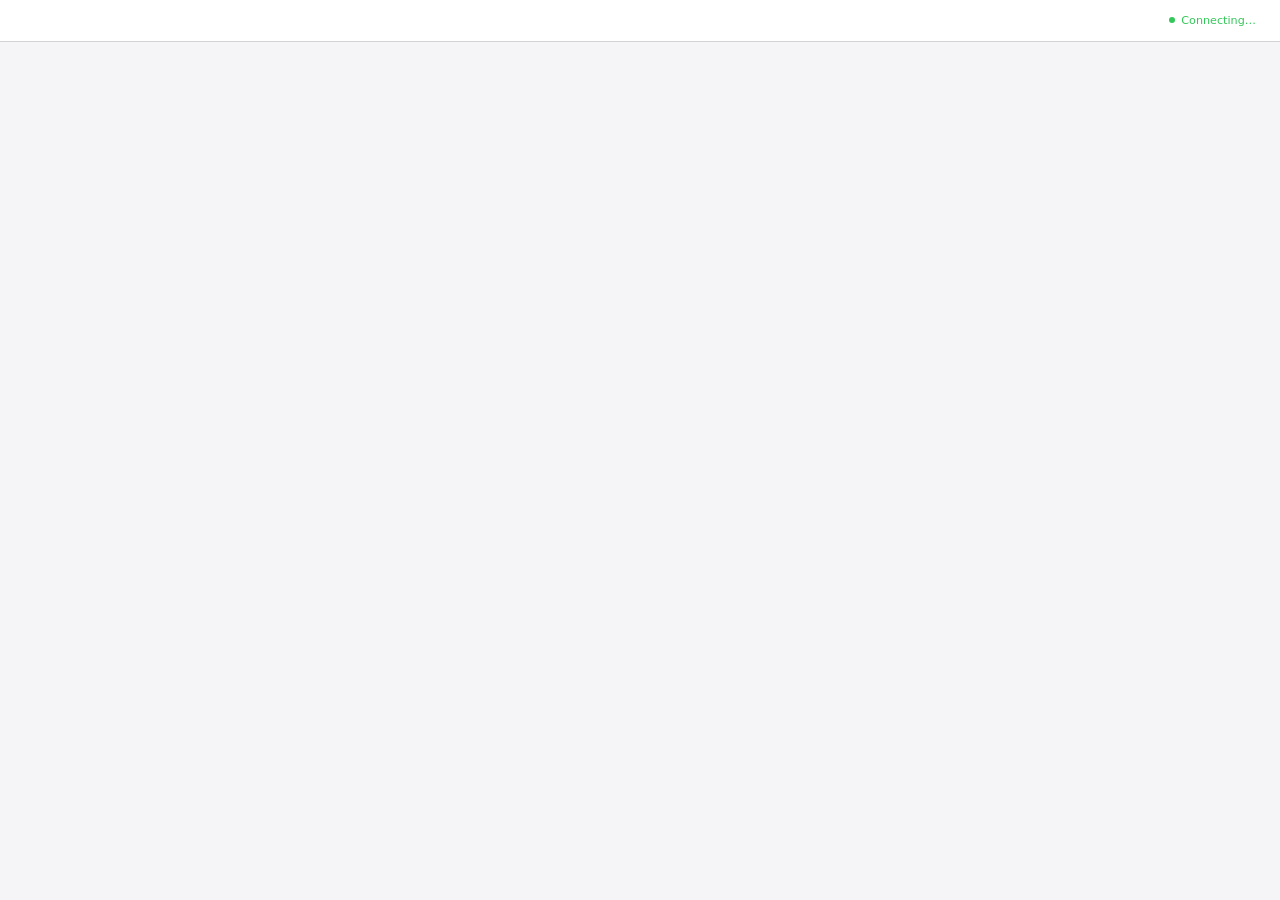
<file: .claude/skills/brainstorming/scripts/frame-template.html>
<!DOCTYPE html>
<html>
<head>
  <meta charset="utf-8">
  <title>Superpowers Brainstorming</title>
  <style>
    /*
     * BRAINSTORM COMPANION FRAME TEMPLATE
     *
     * This template provides a consistent frame with:
     * - OS-aware light/dark theming
     * - Header branding and connection status
     * - Scrollable main content area
     * - CSS helpers for common UI patterns
     *
     * Content is injected via placeholder comment in #frame-content.
     */

    * { box-sizing: border-box; margin: 0; padding: 0; }
    html, body { height: 100%; overflow: hidden; }

    /* ===== THEME VARIABLES ===== */
    :root {
      --bg-primary: #f5f5f7;
      --bg-secondary: #ffffff;
      --bg-tertiary: #e5e5e7;
      --border: #d1d1d6;
      --text-primary: #1d1d1f;
      --text-secondary: #86868b;
      --text-tertiary: #aeaeb2;
      --accent: #0071e3;
      --accent-hover: #0077ed;
      --success: #34c759;
      --warning: #ff9f0a;
      --error: #ff3b30;
      --selected-bg: #e8f4fd;
      --selected-border: #0071e3;
    }

    @media (prefers-color-scheme: dark) {
      :root {
        --bg-primary: #1d1d1f;
        --bg-secondary: #2d2d2f;
        --bg-tertiary: #3d3d3f;
        --border: #424245;
        --text-primary: #f5f5f7;
        --text-secondary: #86868b;
        --text-tertiary: #636366;
        --accent: #0a84ff;
        --accent-hover: #409cff;
        --selected-bg: rgba(10, 132, 255, 0.15);
        --selected-border: #0a84ff;
      }
    }

    body {
      font-family: system-ui, -apple-system, BlinkMacSystemFont, sans-serif;
      background: var(--bg-primary);
      color: var(--text-primary);
      display: flex;
      flex-direction: column;
      line-height: 1.5;
    }

    /* ===== FRAME STRUCTURE ===== */
    .brand { display: flex; align-items: center; min-width: 0; overflow: hidden; color: var(--text-secondary); line-height: 1; }
    .brand a { color: inherit; text-decoration: none; display: flex; align-items: center; gap: 0.5rem; min-width: 0; max-width: 100%; line-height: 1; }
    .brand-copy { display: block; min-width: 0; overflow: hidden; text-overflow: ellipsis; white-space: nowrap; line-height: 1; transform: translateY(-1px); }
    .brand-logo { display: block; height: 1em; width: auto; max-width: 180px; flex-shrink: 0; filter: invert(1); }
    @media (prefers-color-scheme: dark) {
      .brand-logo { filter: none; }
    }
    .status { font-size: 0.7rem; color: var(--status-color, var(--success)); display: flex; align-items: center; gap: 0.4rem; justify-self: end; white-space: nowrap; line-height: 1; }
    .status::before { content: ''; width: 6px; height: 6px; background: var(--status-color, var(--success)); border-radius: 50%; }

    .main { flex: 1; overflow-y: auto; }
    #frame-content { padding: 2rem; min-height: 100%; }

    .header {
      background: var(--bg-secondary);
      border-bottom: 1px solid var(--border);
      padding: 0.5rem 1.5rem;
      flex-shrink: 0;
      display: grid;
      grid-template-columns: minmax(0, 1fr) auto;
      align-items: center;
      gap: 1rem;
      min-height: 42px;
    }
    .header .brand { justify-self: start; width: 100%; font-size: 0.75rem; line-height: 1; }
    .header .status { grid-column: 2; line-height: 1; }
    .header span {
      font-size: 0.75rem;
      color: var(--text-secondary);
    }
    .header .selected-text {
      color: var(--accent);
      font-weight: 500;
    }

    /* ===== TYPOGRAPHY ===== */
    h2 { font-size: 1.5rem; font-weight: 600; margin-bottom: 0.5rem; }
    h3 { font-size: 1.1rem; font-weight: 600; margin-bottom: 0.25rem; }
    .subtitle { color: var(--text-secondary); margin-bottom: 1.5rem; }
    .section { margin-bottom: 2rem; }
    .label { font-size: 0.7rem; color: var(--text-secondary); text-transform: uppercase; letter-spacing: 0.05em; margin-bottom: 0.5rem; }

    /* ===== OPTIONS (for A/B/C choices) ===== */
    .options { display: flex; flex-direction: column; gap: 0.75rem; }
    .option {
      background: var(--bg-secondary);
      border: 2px solid var(--border);
      border-radius: 12px;
      padding: 1rem 1.25rem;
      cursor: pointer;
      transition: all 0.15s ease;
      display: flex;
      align-items: flex-start;
      gap: 1rem;
    }
    .option:hover { border-color: var(--accent); }
    .option.selected { background: var(--selected-bg); border-color: var(--selected-border); }
    .option .letter {
      background: var(--bg-tertiary);
      color: var(--text-secondary);
      width: 1.75rem; height: 1.75rem;
      border-radius: 6px;
      display: flex; align-items: center; justify-content: center;
      font-weight: 600; font-size: 0.85rem; flex-shrink: 0;
    }
    .option.selected .letter { background: var(--accent); color: white; }
    .option .content { flex: 1; }
    .option .content h3 { font-size: 0.95rem; margin-bottom: 0.15rem; }
    .option .content p { color: var(--text-secondary); font-size: 0.85rem; margin: 0; }

    /* ===== CARDS (for showing designs/mockups) ===== */
    .cards { display: grid; grid-template-columns: repeat(auto-fit, minmax(280px, 1fr)); gap: 1rem; }
    .card {
      background: var(--bg-secondary);
      border: 1px solid var(--border);
      border-radius: 12px;
      overflow: hidden;
      cursor: pointer;
      transition: all 0.15s ease;
    }
    .card:hover { border-color: var(--accent); transform: translateY(-2px); box-shadow: 0 4px 12px rgba(0,0,0,0.1); }
    .card.selected { border-color: var(--selected-border); border-width: 2px; }
    .card-image { background: var(--bg-tertiary); aspect-ratio: 16/10; display: flex; align-items: center; justify-content: center; }
    .card-body { padding: 1rem; }
    .card-body h3 { margin-bottom: 0.25rem; }
    .card-body p { color: var(--text-secondary); font-size: 0.85rem; }

    /* ===== MOCKUP CONTAINER ===== */
    .mockup {
      background: var(--bg-secondary);
      border: 1px solid var(--border);
      border-radius: 12px;
      overflow: hidden;
      margin-bottom: 1.5rem;
    }
    .mockup-header {
      background: var(--bg-tertiary);
      padding: 0.5rem 1rem;
      font-size: 0.75rem;
      color: var(--text-secondary);
      border-bottom: 1px solid var(--border);
    }
    .mockup-body { padding: 1.5rem; }

    /* ===== SPLIT VIEW (side-by-side comparison) ===== */
    .split { display: grid; grid-template-columns: 1fr 1fr; gap: 1.5rem; }
    @media (max-width: 700px) { .split { grid-template-columns: 1fr; } }

    /* ===== PROS/CONS ===== */
    .pros-cons { display: grid; grid-template-columns: 1fr 1fr; gap: 1rem; margin: 1rem 0; }
    .pros, .cons { background: var(--bg-secondary); border-radius: 8px; padding: 1rem; }
    .pros h4 { color: var(--success); font-size: 0.85rem; margin-bottom: 0.5rem; }
    .cons h4 { color: var(--error); font-size: 0.85rem; margin-bottom: 0.5rem; }
    .pros ul, .cons ul { margin-left: 1.25rem; font-size: 0.85rem; color: var(--text-secondary); }
    .pros li, .cons li { margin-bottom: 0.25rem; }

    /* ===== PLACEHOLDER (for mockup areas) ===== */
    .placeholder {
      background: var(--bg-tertiary);
      border: 2px dashed var(--border);
      border-radius: 8px;
      padding: 2rem;
      text-align: center;
      color: var(--text-tertiary);
    }

    /* ===== INLINE MOCKUP ELEMENTS ===== */
    .mock-nav { background: var(--accent); color: white; padding: 0.75rem 1rem; display: flex; gap: 1.5rem; font-size: 0.9rem; }
    .mock-sidebar { background: var(--bg-tertiary); padding: 1rem; min-width: 180px; }
    .mock-content { padding: 1.5rem; flex: 1; }
    .mock-button { background: var(--accent); color: white; border: none; padding: 0.5rem 1rem; border-radius: 6px; font-size: 0.85rem; }
    .mock-input { background: var(--bg-primary); border: 1px solid var(--border); border-radius: 6px; padding: 0.5rem; width: 100%; }
  </style>
</head>
<body>
  <div class="header">
    <!-- BRANDING -->
    <div class="status">Connecting…</div>
  </div>

  <div class="main">
    <div id="frame-content">
      <!-- CONTENT -->
    </div>
  </div>

</body>
</html>
</file>
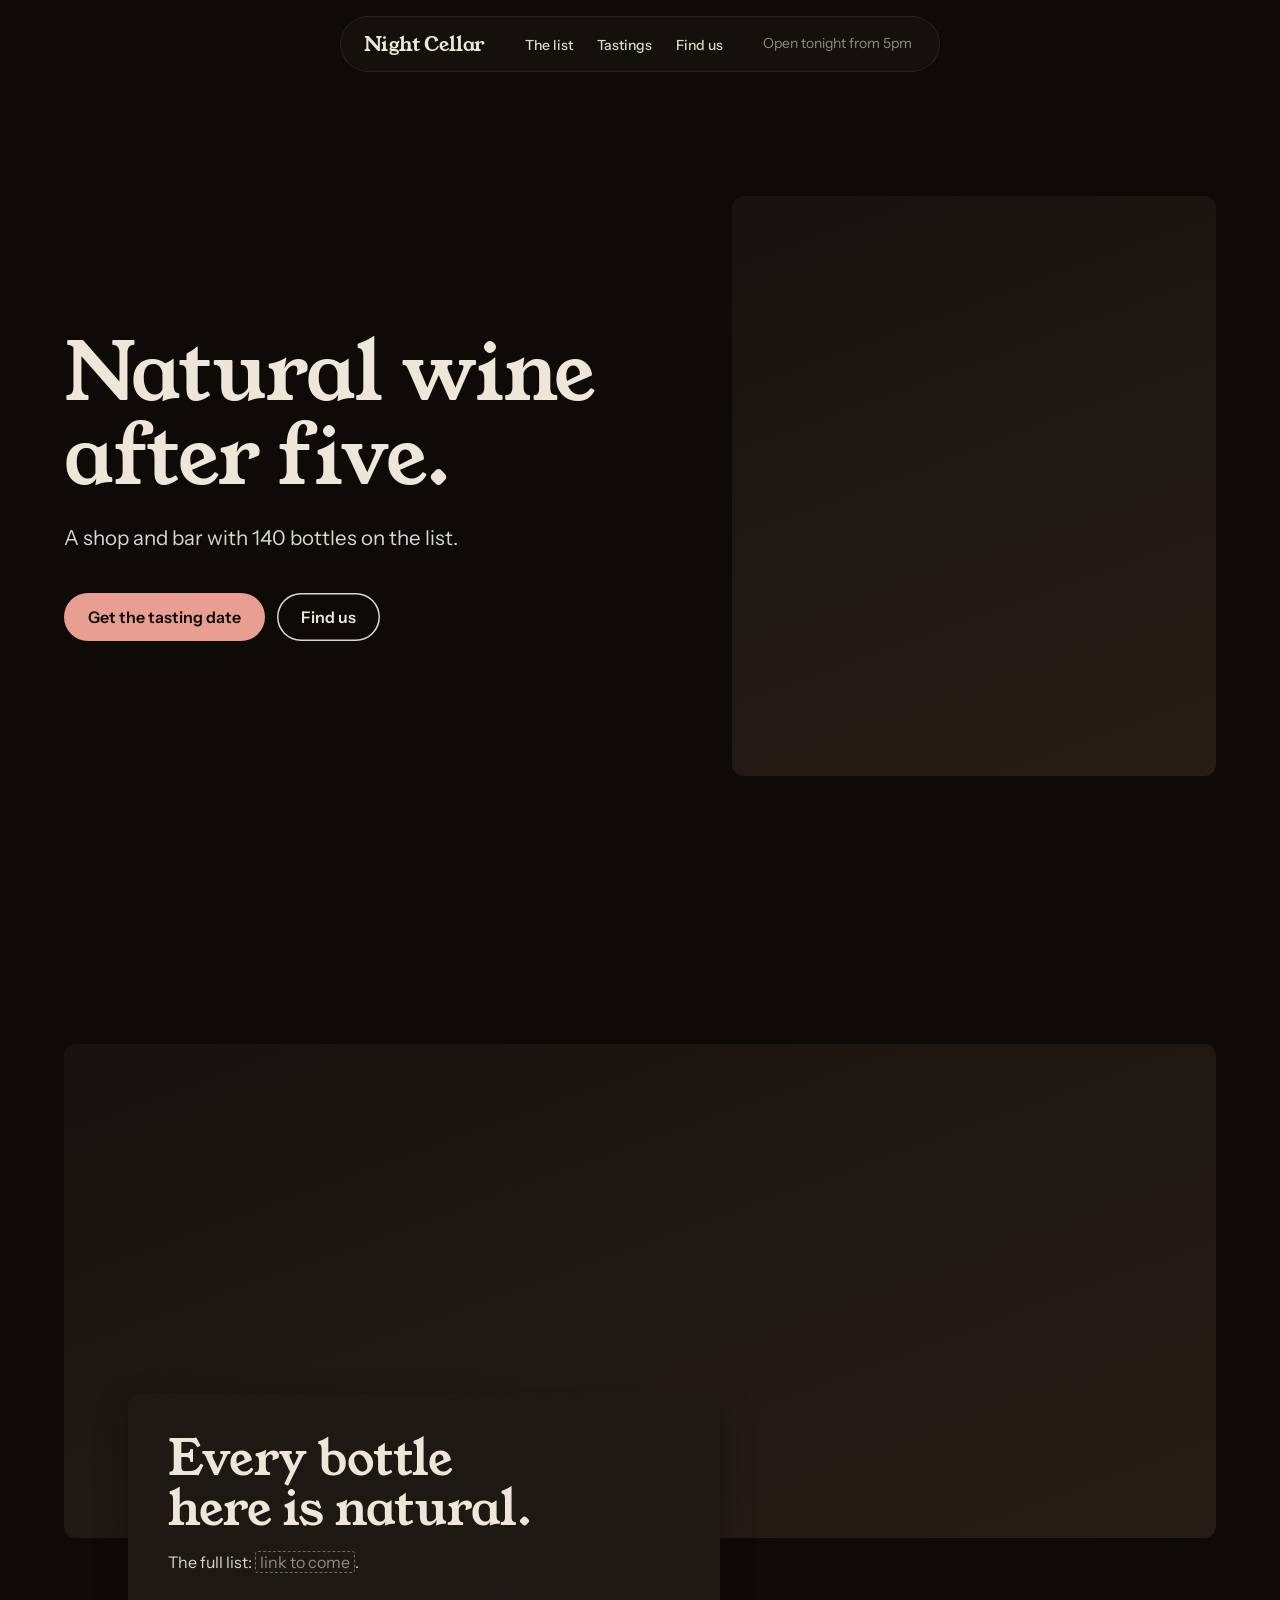
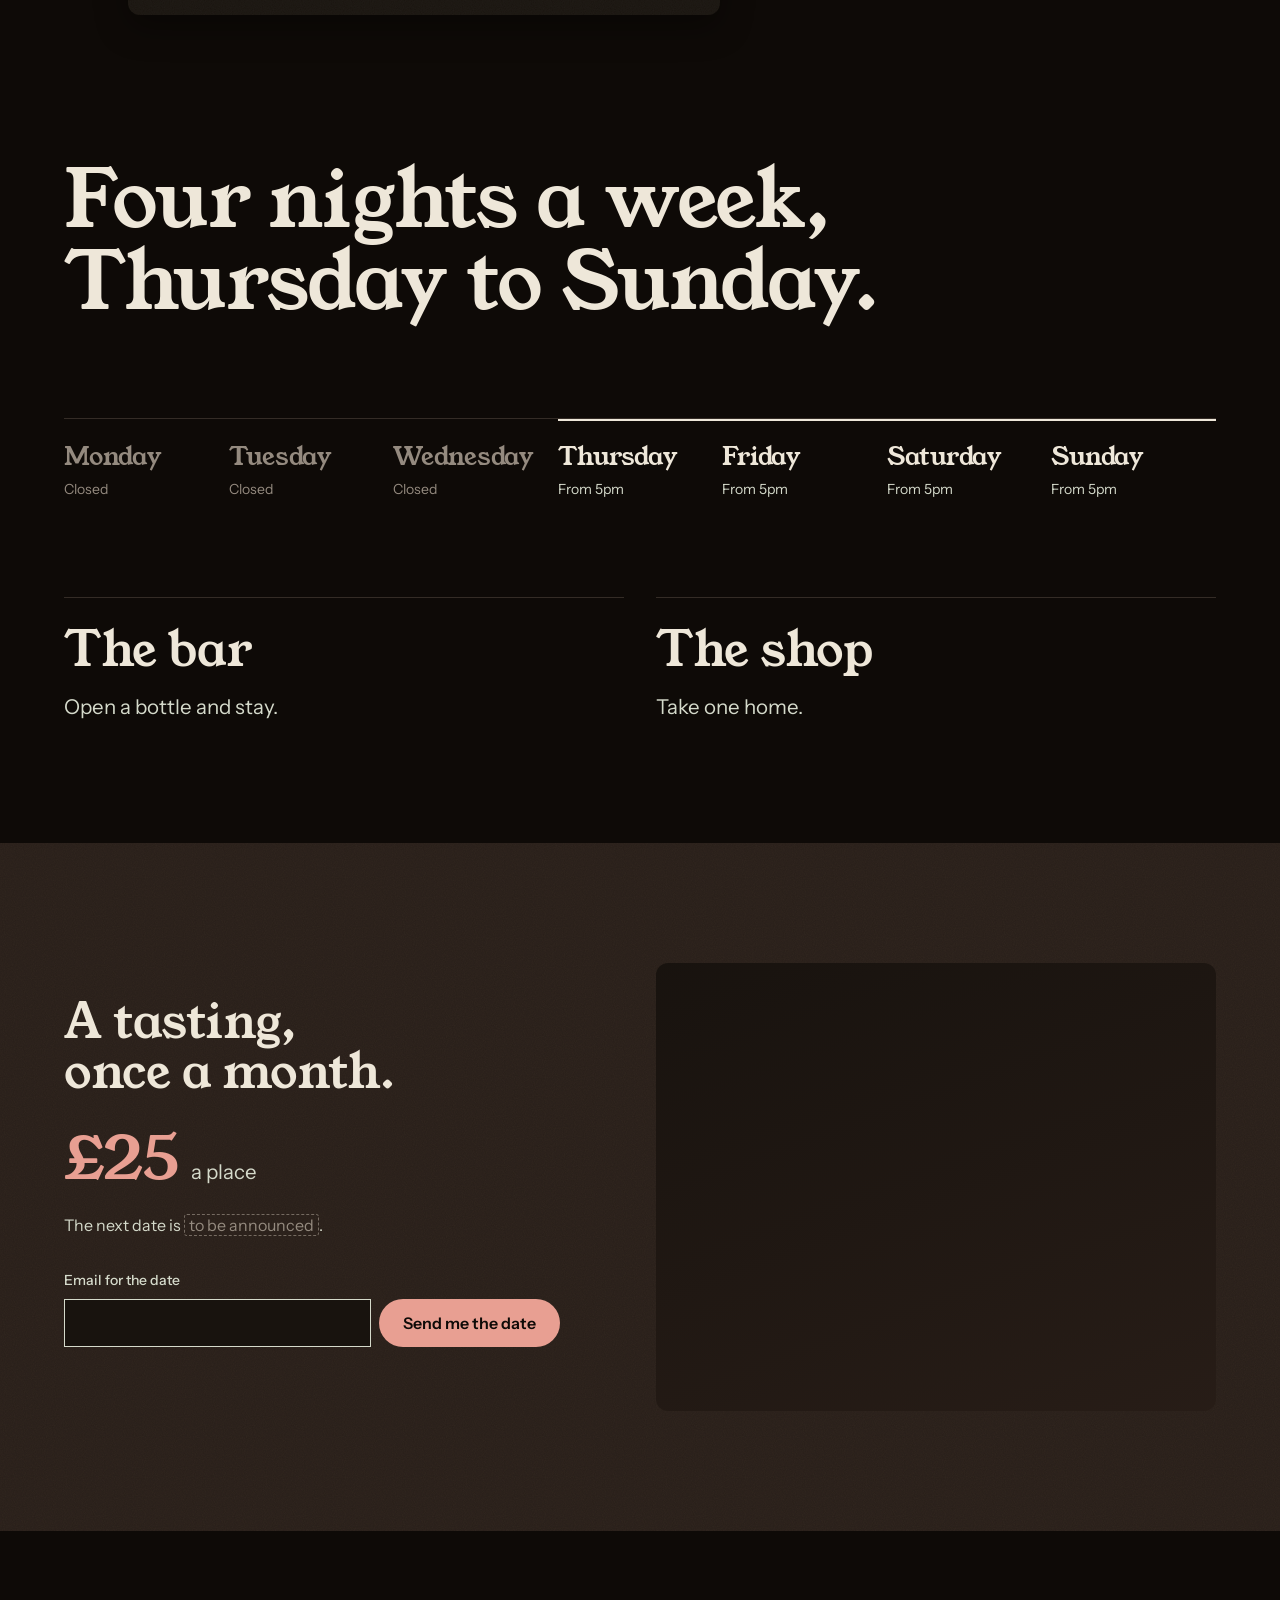
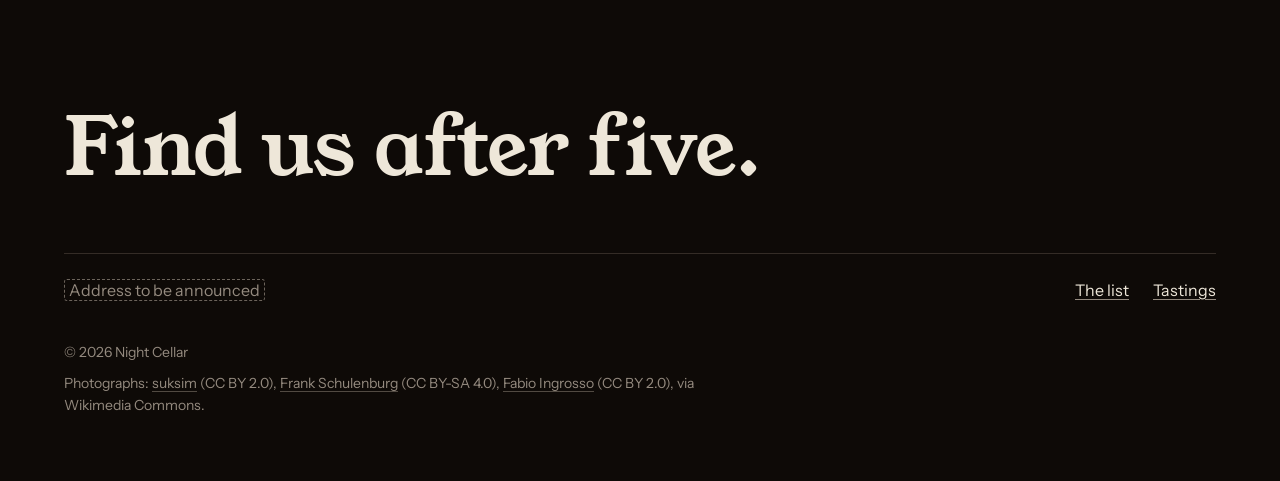
<file: .claude/skills/hallmark/scripts/fixtures/exemplars/atmospheric.html>
<!doctype html>
<html lang="en">
<head>
<meta charset="utf-8">
<meta name="viewport" content="width=device-width, initial-scale=1">
<title>Night Cellar: natural wine after five, Thursday to Sunday</title>
<meta name="description" content="Night Cellar is a natural wine shop and bar with 140 bottles on the list, open Thursday to Sunday from 5pm, with a tasting once a month.">
<link rel="preconnect" href="https://fonts.googleapis.com">
<link rel="preconnect" href="https://fonts.gstatic.com" crossorigin>
<link href="https://fonts.googleapis.com/css2?family=Young+Serif&family=Instrument+Sans:wght@400;500;600&display=swap" rel="stylesheet">
<style>
/* Hallmark · job: visit · shape: Photographic · genre: atmospheric · theme: Spore (by request)
 * hero: Settled · nav: floating pill · footer: statement · imagery: photographs, library 3, warm con=6 exp=-4 · signature: a pour into the decanter after five beside the head, with tonight's door in the nav · spore: cellar
 * axes: dark/roman-serif/warm · posture: committed · contrast: pass · fold: pass · v2.0.0 */
/* Hallmark · pre-emit critique: P4 H4 E4 S4 R5 V4 · weakest: S, the photographs are a stand-in bar; every head carries a fact from the brief, the pour is pink like the one signal, and the nav reads tonight's door from the brief's hours */
/* Hallmark · hero-review: in-thread · ship · 0 findings · finish-review: subagent · fix · 5 findings · 5 resolved · gap: the maker's-log voice can name no bottle until the user gives the list */
:root {
  color-scheme: dark;
  --space-3xs: 2px; --space-2xs: 4px; --space-xs: 8px; --space-sm: 12px; --space-md: 16px; --space-lg: 24px; --space-xl: 40px; --space-2xl: 64px; --space-3xl: 96px; --space-4xl: 144px;
  --text-xs: 0.8125rem; --text-sm: 0.875rem; --text-md: 1rem; --text-lg: 1.25rem; --text-xl: 1.5625rem; --text-2xl: 1.953rem; --text-3xl: 2.441rem;
  --text-display-s: clamp(2.25rem, 4vw + 0.5rem, 3.75rem); --text-display: clamp(2.75rem, 5vw + 1rem, 5.25rem);
  --text-section: clamp(2rem, 2.5vw + 1rem, 3.5rem); --text-title: clamp(1.25rem, 0.75vw + 0.875rem, 1.625rem); --text-lead: clamp(1.125rem, 0.35vw + 1rem, 1.375rem);
  --ease-out: cubic-bezier(0.16, 1, 0.3, 1); --ease-in: cubic-bezier(0.7, 0, 0.84, 0); --ease-in-out: cubic-bezier(0.65, 0, 0.35, 1);
  --dur-micro: 120ms; --dur-short: 220ms; --dur-long: 420ms;
  --color-error: oklch(72% 0.15 27); --color-success: oklch(76% 0.13 150);
  --container: 1440px; --gutter: 64px; --gap-columns: 32px; --section-gap-s: 120px; --section-gap: 144px; --section-gap-l: 176px;
  --z-base: 1; --z-raised: 10; --z-dropdown: 100; --z-sticky: 200; --z-sticky-nav: 300; --z-modal: 400; --z-toast: 500; --z-tooltip: 600;
  --color-paper: oklch(15% 0.01 60); --color-paper-2: oklch(19% 0.012 60); --color-paper-3: oklch(24% 0.02 50);
  --color-ink: oklch(93% 0.02 85); --color-ink-2: oklch(88% 0.02 120); --color-muted: oklch(64% 0.02 70);
  --color-rule: oklch(30% 0.015 60);
  --color-accent: oklch(77% 0.09 30); --color-accent-2: oklch(86% 0.06 30); --color-accent-ink: oklch(15% 0.01 60); --color-focus: oklch(86% 0.06 30);
  --font-display: "Young Serif", Georgia, serif; --font-body: "Instrument Sans", ui-sans-serif, system-ui, sans-serif;
  --font-outlier: "DM Mono", ui-monospace, monospace;
  --radius-card: 12px; --radius-pill: 999px; --rule-hair: 1px;
  --shadow-card: 0 12px 32px oklch(8% 0.01 60 / 0.35);
  --tracking-display: -0.01em;
  --grain: 0.15; --display-weight: 400;
}
*, *::before, *::after { box-sizing: border-box; }
html, body { overflow-x: clip; }
html { scrollbar-color: var(--color-muted) var(--color-paper); scroll-padding-top: var(--space-3xl); }
body { margin: 0; background: var(--color-paper); color: var(--color-ink); font-family: var(--font-body); font-size: var(--text-md); line-height: 1.55; -webkit-font-smoothing: antialiased; caret-color: var(--color-accent); }
::selection { background: color-mix(in oklab, var(--color-accent) 22%, transparent); color: var(--color-ink); }
:focus-visible { outline: 2px solid var(--color-focus); outline-offset: 2px; }
a { color: inherit; text-decoration-thickness: 1px; text-underline-offset: 0.16em; }
h1, h2, h3 { margin: 0; font-family: var(--font-display); font-weight: var(--display-weight, 700); font-synthesis: none; letter-spacing: var(--tracking-display); line-height: 1.05; overflow-wrap: break-word; min-width: 0; text-wrap: balance; }
h1 { max-width: 20ch; font-size: var(--text-display); } h2 { max-width: 30ch; font-size: var(--text-section); } h3 { max-width: 40ch; font-size: var(--text-title); line-height: 1.2; }
.lead { font-size: var(--text-lead); line-height: 1.45; max-width: 52ch; }
p { margin: 0; text-wrap: pretty; }
p:not([class]) { max-width: 65ch; }
img, video { max-width: 100%; height: auto; display: block; }
svg { display: block; }
[hidden] { display: none !important; }
button, input, select, textarea { font: inherit; }
.container { width: 100%; max-width: var(--container); margin-inline: auto; padding-inline: var(--gutter); box-sizing: border-box; }
.num, .figure, td.num { font-variant-numeric: tabular-nums; }
.visually-hidden { position: absolute; width: 1px; height: 1px; overflow: hidden; clip-path: inset(50%); white-space: nowrap; }
[data-slot] { position: relative; overflow: hidden; background: linear-gradient(160deg, var(--color-paper-2, var(--color-paper)), var(--color-paper-3, var(--color-paper))); }
[data-slot] > img { position: absolute; inset: 0; width: 100%; height: 100%; object-fit: cover; z-index: 1; }
[data-slot]:has(> img) > :not(img):not([data-keep]) { display: none !important; }
@media (max-width: 60rem) { :root { --gutter: 24px; --section-gap-s: 80px; --section-gap: 96px; --section-gap-l: 120px; } }
@media (max-width: 40rem) { :root { --gutter: 16px; --section-gap-s: 56px; --section-gap: 72px; --section-gap-l: 96px; --gap-columns: 16px; } }
@media (prefers-reduced-motion: reduce) { *:not(.keep-motion), *:not(.keep-motion)::before, *:not(.keep-motion)::after { animation-duration: 0.01ms !important; animation-iteration-count: 1 !important; transition-duration: 0.01ms !important; scroll-behavior: auto !important; } }
/* photographs: warm con=6 exp=-4 */
[data-slot] > img { filter: sepia(0.28) saturate(0.94) contrast(1.06) brightness(0.96); }
/* Page */
*, *::before, *::after { box-sizing: border-box; }
.skip { position: absolute; left: var(--space-md); top: calc(-1 * var(--space-3xl)); z-index: var(--z-toast); padding: var(--space-xs) var(--space-md); border-radius: var(--radius-pill); background: var(--color-ink); color: var(--color-paper); }
.skip:focus-visible { top: var(--space-md); }

/* Controls: the theme's pair */
.btn { display: inline-flex; align-items: center; justify-content: center; min-height: 48px; padding: 0 var(--space-lg); border: 0; border-radius: var(--radius-pill); font: 600 var(--text-md)/1 var(--font-body); white-space: nowrap; text-decoration: none; cursor: pointer; transition: background-color var(--dur-micro) var(--ease-out), box-shadow var(--dur-micro) var(--ease-out), transform var(--dur-micro) var(--ease-out); }
.btn--primary { background: var(--color-accent); color: var(--color-accent-ink); }
.btn--primary:hover { background: var(--color-accent-2); }
.btn--secondary { background: transparent; color: var(--color-ink); box-shadow: inset 0 0 0 1.5px var(--color-ink-2); }
.btn--secondary:hover { background: var(--color-paper-3); }
.btn:active { transform: translateY(1px); }
.btn:focus-visible { outline: 2px solid var(--color-focus); outline-offset: 3px; }
.btn:disabled, .btn[aria-disabled="true"] { opacity: 0.55; cursor: not-allowed; transform: none; }
.btn[aria-busy="true"] { cursor: progress; }
.actions { display: flex; flex-wrap: wrap; gap: var(--space-sm); }

/* Nav: a floating pill on a blur, the genre's one glass */
.nav { position: fixed; top: var(--space-md); left: 0; right: 0; z-index: var(--z-sticky-nav); display: flex; justify-content: center; padding-inline: var(--gutter); pointer-events: none; }
.nav__pill { pointer-events: auto; display: flex; align-items: center; gap: var(--space-xl); min-height: 56px; padding: var(--space-2xs) var(--space-2xs) var(--space-2xs) var(--space-lg); border-radius: var(--radius-pill); background: color-mix(in oklab, var(--color-paper-2) 74%, transparent); -webkit-backdrop-filter: blur(14px); backdrop-filter: blur(14px); box-shadow: inset 0 0 0 1px color-mix(in oklab, var(--color-ink) 9%, transparent); }
.wordmark { font: 400 var(--text-lg)/1 var(--font-display); letter-spacing: var(--tracking-display); color: var(--color-ink); text-decoration: none; white-space: nowrap; }
.nav__links { display: flex; gap: var(--space-lg); margin: 0; padding: 0; list-style: none; }
.nav__links a { font-size: var(--text-sm); font-weight: 500; color: var(--color-ink-2); text-decoration: none; text-underline-offset: 0.3em; white-space: nowrap; }
.nav__links a:hover { color: var(--color-ink); text-decoration: underline; text-decoration-color: var(--color-accent); }
.nav__links a:active { color: var(--color-accent-2); }
.wordmark:focus-visible, .nav__links a:focus-visible { outline: 2px solid var(--color-focus); outline-offset: 4px; border-radius: var(--radius-pill); }
.nav__door { margin: 0; padding-right: var(--space-lg); font-size: var(--text-sm); color: var(--color-muted); white-space: nowrap; }

/* Photographs */
.photo { position: relative; margin: 0; border-radius: var(--radius-card); }
.photo > img { border-radius: inherit; outline: var(--rule-hair) solid color-mix(in oklab, var(--color-ink) 8%, transparent); outline-offset: -1px; }

/* Hero: Settled, the pour standing beside the head */
.hero { display: grid; align-items: center; min-height: 100dvh; padding-block: calc(56px + var(--space-xl)) var(--space-lg); box-sizing: border-box; }
.hero__grid { display: grid; grid-template-columns: minmax(0, 1fr) minmax(0, min(35rem, 42%)); column-gap: var(--space-3xl); align-items: center; }
.hero__text { display: grid; gap: var(--space-lg); }
.hero__text h1 { max-width: 13ch; }
.hero__text .lead { color: var(--color-ink-2); max-width: 34ch; }
.hero__text .actions { margin-top: var(--space-md); }
.hero__photo { aspect-ratio: 5 / 6; max-height: calc(100dvh - 56px - var(--space-3xl) - var(--space-xl)); }

@media (max-width: 60rem) {
  .nav { padding-inline: var(--space-md); }
  .nav__pill { gap: var(--space-md); padding-left: var(--space-md); }
  .nav__links { display: none; }
  .hero { min-height: 0; padding-block: calc(56px + var(--space-3xl)) var(--space-2xl); }
  .hero__grid { grid-template-columns: minmax(0, 1fr); row-gap: var(--space-xl); }
  .hero__photo { max-height: none; }
}

/* Grain: the theme's speck, on a band or a panel, never on a photograph */
.grained { position: relative; isolation: isolate; }
.grained::after { content: ""; position: absolute; inset: 0; z-index: var(--z-base); border-radius: inherit; pointer-events: none; opacity: var(--grain); mix-blend-mode: screen;
  background-image: url("data:image/svg+xml,%3Csvg xmlns='http://www.w3.org/2000/svg' width='200' height='200'%3E%3Cfilter id='n'%3E%3CfeTurbulence type='fractalNoise' baseFrequency='0.9' numOctaves='2'/%3E%3CfeColorMatrix values='0 0 0 0 0.6 0 0 0 0 0.55 0 0 0 0 0.45 0 0 0 0.35 0'/%3E%3C/filter%3E%3Crect width='200' height='200' filter='url(%23n)'/%3E%3C/svg%3E"); }
.grained > * { position: relative; z-index: var(--z-raised); }

/* The list: the racks edge to edge, the head on a grained plate across its foot */
.list { padding-top: var(--section-gap); }
.list__photo { aspect-ratio: 21 / 9; }
.plate { display: grid; gap: var(--space-md); width: min(100%, 37rem); margin: calc(-1 * var(--space-4xl)) 0 0 var(--space-2xl); padding: var(--space-xl); border-radius: var(--radius-card); background: var(--color-paper-2); box-shadow: var(--shadow-card); z-index: var(--z-raised); }
.plate__more { color: var(--color-ink-2); }

/* Four nights: the week set in type, the open nights lit, the dark ones left dim */
.nights { margin-top: var(--section-gap); }
.statement { max-width: 18ch; font-size: var(--text-display); line-height: 1.02; }
.week { display: grid; grid-template-columns: repeat(7, minmax(0, 1fr)); margin: var(--space-3xl) 0 0; padding: 0; list-style: none; border-top: var(--rule-hair) solid var(--color-rule); }
.week__day { display: grid; gap: var(--space-xs); padding: var(--space-lg) var(--space-md) 0 0; }
.week__name { font: 400 var(--text-xl)/1.1 var(--font-display); letter-spacing: var(--tracking-display); }
.week__hours { font-size: var(--text-sm); color: var(--color-ink-2); }
.week__day.is-open { box-shadow: inset 0 2px 0 var(--color-ink); }
.week__day.is-shut .week__name, .week__day.is-shut .week__hours { color: var(--color-muted); }
.ways { display: grid; grid-template-columns: repeat(2, minmax(0, 1fr)); column-gap: var(--gap-columns); margin-top: var(--space-3xl); }
.way { display: grid; gap: var(--space-sm); padding-top: var(--space-lg); border-top: var(--rule-hair) solid var(--color-rule); }
.way h3 { font-size: var(--text-section); max-width: none; }
.way p { font-size: var(--text-lead); color: var(--color-ink-2); }

/* Tastings: the one band, grained, the price in pink */
.tastings { margin-top: var(--section-gap-s); padding-block: var(--section-gap-s); background: var(--color-paper-3); }
.tastings__grid { display: grid; grid-template-columns: repeat(2, minmax(0, 1fr)); column-gap: var(--gap-columns); align-items: center; }
.tastings__text { display: grid; gap: var(--space-lg); padding-right: var(--space-2xl); }
.tastings__text > p:not([class]) { color: var(--color-ink-2); }
.price { display: flex; align-items: baseline; gap: var(--space-sm); margin-top: var(--space-xs); color: var(--color-ink-2); font-size: var(--text-lead); }
.price__figure { font: 400 var(--text-display-s)/1 var(--font-display); letter-spacing: var(--tracking-display); color: var(--color-accent); font-variant-numeric: lining-nums tabular-nums; }
.tastings__photo { aspect-ratio: 5 / 4; min-height: 440px; }
.fill { padding: 0 0.25em; border: 1px dashed color-mix(in oklch, var(--color-muted) 70%, transparent); border-radius: 3px; color: var(--color-muted); -webkit-box-decoration-break: clone; box-decoration-break: clone; }

.signup { display: grid; gap: var(--space-xs); margin-top: var(--space-xs); }
.signup label { font-size: var(--text-sm); font-weight: 500; color: var(--color-ink-2); }
.signup__row { display: flex; gap: var(--space-xs); }
.signup input { flex: 1; min-width: 0; min-height: 48px; padding: 0 var(--space-md); border: 1.5px solid var(--color-ink-2); border-radius: 0; background: var(--color-paper-2); color: var(--color-ink); outline: 2px solid transparent; outline-offset: -4px; }
.signup input:hover { background: var(--color-paper); }
.signup input:focus-visible { outline-color: var(--color-focus); }
.signup input[aria-invalid] { border-color: var(--color-error); }
.signup input:disabled { opacity: 0.55; cursor: not-allowed; }
.signup__help { min-height: 1lh; font-size: var(--text-sm); color: var(--color-muted); }

/* Footer: a statement, then the facts and links */
.footer { padding-block: var(--section-gap-l) var(--space-2xl); }
.footer__line { max-width: 16ch; font-size: var(--text-display); line-height: 1.02; }
.footer__row { display: flex; flex-wrap: wrap; justify-content: space-between; align-items: baseline; gap: var(--space-lg); margin-top: var(--space-2xl); padding-top: var(--space-lg); border-top: var(--rule-hair) solid var(--color-rule); }
.footer__where { color: var(--color-ink-2); }
.footer__links { display: flex; flex-wrap: wrap; gap: var(--space-lg); margin: 0; padding: 0; list-style: none; }
.footer__links a { color: var(--color-ink); text-decoration-color: var(--color-muted); white-space: nowrap; }
.footer__links a:hover { text-decoration-color: var(--color-accent); }
.footer__links a:focus-visible { outline: 2px solid var(--color-focus); outline-offset: 3px; }
.legal { margin-top: var(--space-xl); font-size: var(--text-sm); color: var(--color-muted); }
.credits { max-width: 80ch; margin-top: var(--space-xs); font-size: var(--text-sm); line-height: 1.6; color: var(--color-muted); }
.credits span { white-space: nowrap; }
.credits a { color: inherit; text-decoration-color: color-mix(in oklab, var(--color-muted) 50%, transparent); text-underline-offset: 0.2em; }
.credits a:hover { text-decoration-color: var(--color-accent); }

@media (max-width: 60rem) {
  .plate { margin: calc(-1 * var(--space-2xl)) 0 0; padding: var(--space-lg); }
  .list__photo { aspect-ratio: 4 / 3; }
  .week { grid-template-columns: minmax(0, 1fr); margin-top: var(--space-2xl); border-top: 0; }
  .week__day { grid-template-columns: minmax(0, 1fr) auto; align-items: baseline; padding: var(--space-sm) 0; border-top: var(--rule-hair) solid var(--color-rule); }
  .week__day.is-open { box-shadow: none; }
  .week__name { font-size: var(--text-lg); }
  .ways { grid-template-columns: minmax(0, 1fr); row-gap: var(--space-xl); margin-top: var(--space-3xl); }
  .statement, .footer__line { font-size: var(--text-section); }
  .tastings__grid { grid-template-columns: minmax(0, 1fr); row-gap: var(--space-xl); }
  .tastings__text { padding-right: 0; }
  .tastings__photo { min-height: 0; }
}
@media (max-width: 40rem) {
  .signup__row { flex-direction: column; }
}
</style>
<script>document.documentElement.classList.add('js');</script>
</head>
<body>
<a class="skip" href="#main">Skip to content</a>

<header class="nav">
  <nav class="nav__pill" aria-label="Main">
    <a class="wordmark" href="#top" aria-label="Night Cellar, home">Night Cellar</a>
    <ul class="nav__links" role="list">
      <li><a href="#list">The list</a></li>
      <li><a href="#tastings">Tastings</a></li>
      <li><a href="#find">Find us</a></li>
    </ul>
    <p class="nav__door" role="status" id="door">Open Thursday to Sunday</p>
  </nav>
</header>

<main id="main">
  <section class="hero" id="top" aria-labelledby="hero-title">
    <div class="container hero__grid">
      <div class="hero__text">
        <h1 id="hero-title">Natural wine after five.</h1>
        <p class="lead">A shop and bar with 140 bottles on the list.</p>
        <div class="actions">
          <a class="btn btn--primary" href="#tastings">Get the tasting date</a>
          <a class="btn btn--secondary" href="#find">Find us</a>
        </div>
      </div>
      <figure class="photo hero__photo" data-slot="hero" data-alt="A glass being poured at the bar after five">
        <img src="https://upload.wikimedia.org/wikipedia/commons/thumb/b/b1/Pouring_wine_into_a_decanter.jpg/1280px-Pouring_wine_into_a_decanter.jpg" width="3872" height="2592" fetchpriority="high" alt="Wine poured from a bottle into a glass decanter in low light" style="object-position: 42% 50%">
      </figure>
    </div>
  </section>

  <section class="list" id="list" aria-labelledby="list-title">
    <div class="container">
      <figure class="photo list__photo" data-slot="photo-1" data-alt="The bottles on the list, racked in the shop">
        <img src="https://upload.wikimedia.org/wikipedia/commons/thumb/9/9e/Schramsberg_Vineyards%2C_July_2019-7579%2B7580.jpg/1280px-Schramsberg_Vineyards%2C_July_2019-7579%2B7580.jpg" width="6244" height="3903" loading="lazy" alt="A long cellar aisle between racks of bottles laid neck down" style="object-position: 50% 60%">
      </figure>
      <div class="plate grained">
        <h2 id="list-title">Every bottle here is natural.</h2>
        <p class="plate__more">The full list: <span class="fill" data-fill="list">link to come</span>.</p>
      </div>
    </div>
  </section>

  <section class="nights" aria-labelledby="nights-title">
    <div class="container">
      <h2 id="nights-title" class="statement">Four nights a week, Thursday to Sunday.</h2>
      <ol class="week" role="list" aria-label="Opening hours">
        <li class="week__day is-shut"><span class="week__name">Monday</span><span class="week__hours">Closed</span></li>
        <li class="week__day is-shut"><span class="week__name">Tuesday</span><span class="week__hours">Closed</span></li>
        <li class="week__day is-shut"><span class="week__name">Wednesday</span><span class="week__hours">Closed</span></li>
        <li class="week__day is-open"><span class="week__name">Thursday</span><span class="week__hours">From 5pm</span></li>
        <li class="week__day is-open"><span class="week__name">Friday</span><span class="week__hours">From 5pm</span></li>
        <li class="week__day is-open"><span class="week__name">Saturday</span><span class="week__hours">From 5pm</span></li>
        <li class="week__day is-open"><span class="week__name">Sunday</span><span class="week__hours">From 5pm</span></li>
      </ol>
      <div class="ways">
        <div class="way">
          <h3>The bar</h3>
          <p>Open a bottle and stay.</p>
        </div>
        <div class="way">
          <h3>The shop</h3>
          <p>Take one home.</p>
        </div>
      </div>
    </div>
  </section>

  <section class="tastings grained" id="tastings" aria-labelledby="tastings-title">
    <div class="container tastings__grid">
      <div class="tastings__text">
        <h2 id="tastings-title">A tasting, once a month.</h2>
        <p class="price"><span class="price__figure">£25</span> a place</p>
        <p>The next date is <span class="fill" data-fill="date">to be announced</span>.</p>
        <form class="signup" data-endpoint="" novalidate>
          <label for="email">Email for the date</label>
          <div class="signup__row">
            <input id="email" name="email" type="email" autocomplete="email" inputmode="email" required>
            <button class="btn btn--primary" type="submit">Send me the date</button>
          </div>
          <p class="signup__help" id="email-help" aria-live="polite"></p>
        </form>
      </div>
      <figure class="photo tastings__photo" data-slot="photo-2" data-alt="Glasses poured for a tasting">
        <img src="https://upload.wikimedia.org/wikipedia/commons/thumb/e/e3/Wine_being_poured_into_a_glass.jpg/1280px-Wine_being_poured_into_a_glass.jpg" width="1955" height="1300" loading="lazy" alt="A taste of red wine poured into a glass held by its stem" style="object-position: 62% 50%">
      </figure>
    </div>
  </section>
</main>

<footer class="footer" id="find" aria-labelledby="find-title">
  <div class="container">
    <h2 id="find-title" class="footer__line">Find us after five.</h2>
    <div class="footer__row">
      <p class="footer__where"><span class="fill" data-fill="address">Address to be announced</span></p>
      <ul class="footer__links" role="list">
        <li><a href="#list">The list</a></li>
        <li><a href="#tastings">Tastings</a></li>
      </ul>
    </div>
    <p class="legal">&copy; 2026 Night Cellar</p>
    <p class="credits" data-credits>Photographs: <a href="https://commons.wikimedia.org/wiki/File:Pouring_wine_into_a_decanter.jpg">suksim</a> <span>(CC BY 2.0)</span>, <a href="https://commons.wikimedia.org/wiki/File:Schramsberg_Vineyards,_July_2019-7579%2B7580.jpg">Frank Schulenburg</a> <span>(CC BY-SA 4.0)</span>, <a href="https://commons.wikimedia.org/wiki/File:Wine_being_poured_into_a_glass.jpg">Fabio Ingrosso</a> <span>(CC BY 2.0)</span>, via Wikimedia Commons.</p>
  </div>
</footer>

<script>window.hallmarkSlots = (m) => { for (const [k, v] of Object.entries(m)) { const s = document.querySelector(`[data-slot="${k}"]`); if (!s) continue; const im = new Image(); im.src = typeof v === 'string' ? v : v.src; im.alt = (typeof v === 'object' && v.alt) || s.dataset.alt || ''; s.querySelectorAll(':scope > img').forEach((o) => o.remove()); s.prepend(im); } };
document.querySelectorAll('[data-slot] > img').forEach((i) => { if (i.complete && !i.naturalWidth) i.remove(); else i.addEventListener('error', () => i.remove(), { once: true }); });</script>
<script>
  (() => {
    const door = document.getElementById('door');
    if (door) door.textContent = [4, 5, 6, 0].includes(new Date().getDay()) ? 'Open tonight from 5pm' : 'Opens Thursday at 5pm';
    document.querySelectorAll('form[data-endpoint]').forEach((form) => {
      const input = form.querySelector('input'), help = form.querySelector('[aria-live]');
      form.addEventListener('submit', (e) => {
        e.preventDefault();
        const ok = input.checkValidity();
        input.toggleAttribute('aria-invalid', !ok);
        if (!ok) { input.setAttribute('aria-describedby', help.id); help.textContent = 'That address looks incomplete. Write it as name@example.com.'; input.focus(); return; }
        if (!form.dataset.endpoint) { help.textContent = 'Nothing was sent: this form is not connected yet.'; return; }
        fetch(form.dataset.endpoint, { method: 'POST', body: new FormData(form) })
          .then((r) => { help.textContent = r.ok ? 'The date goes to ' + input.value.trim() + '.' : 'That did not go through. Try again in a minute.'; })
          .catch(() => { help.textContent = 'That did not go through. Try again in a minute.'; });
      });
    });
  })();
</script>
</body>
</html>
</file>
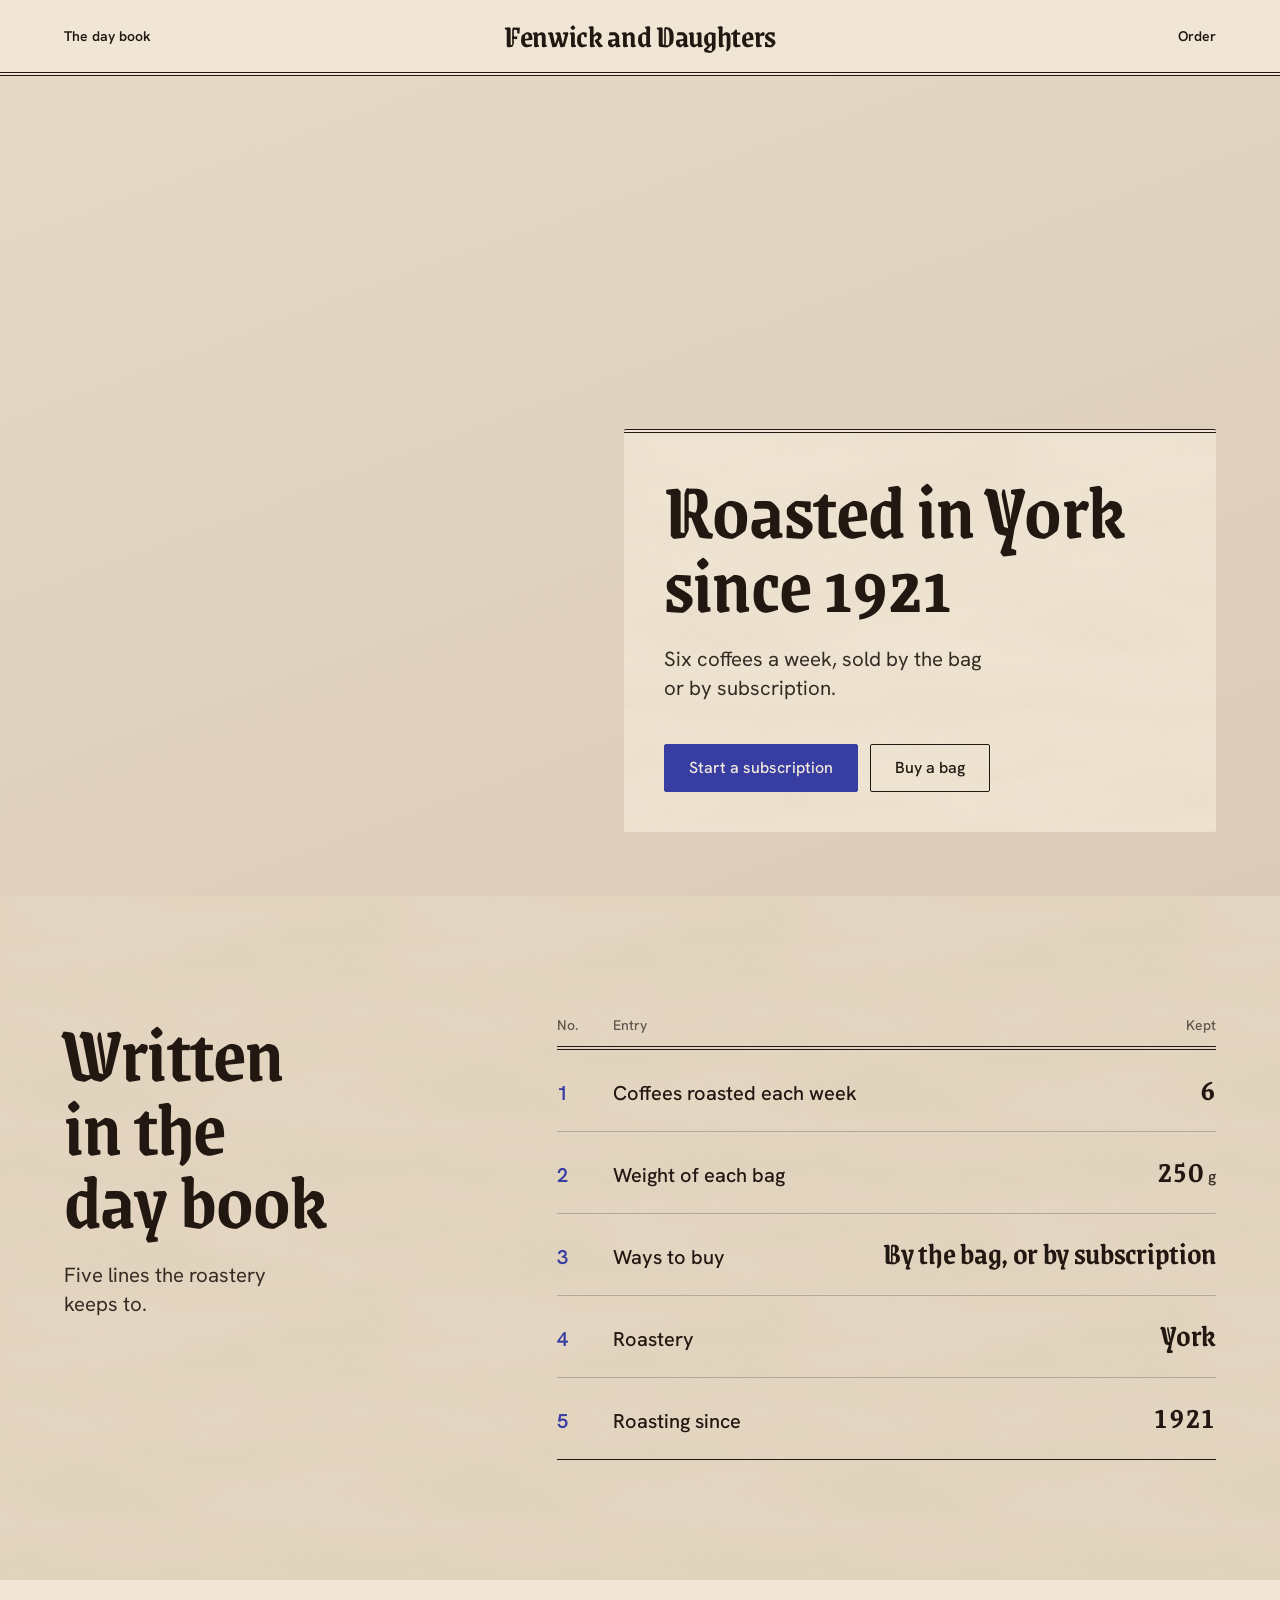
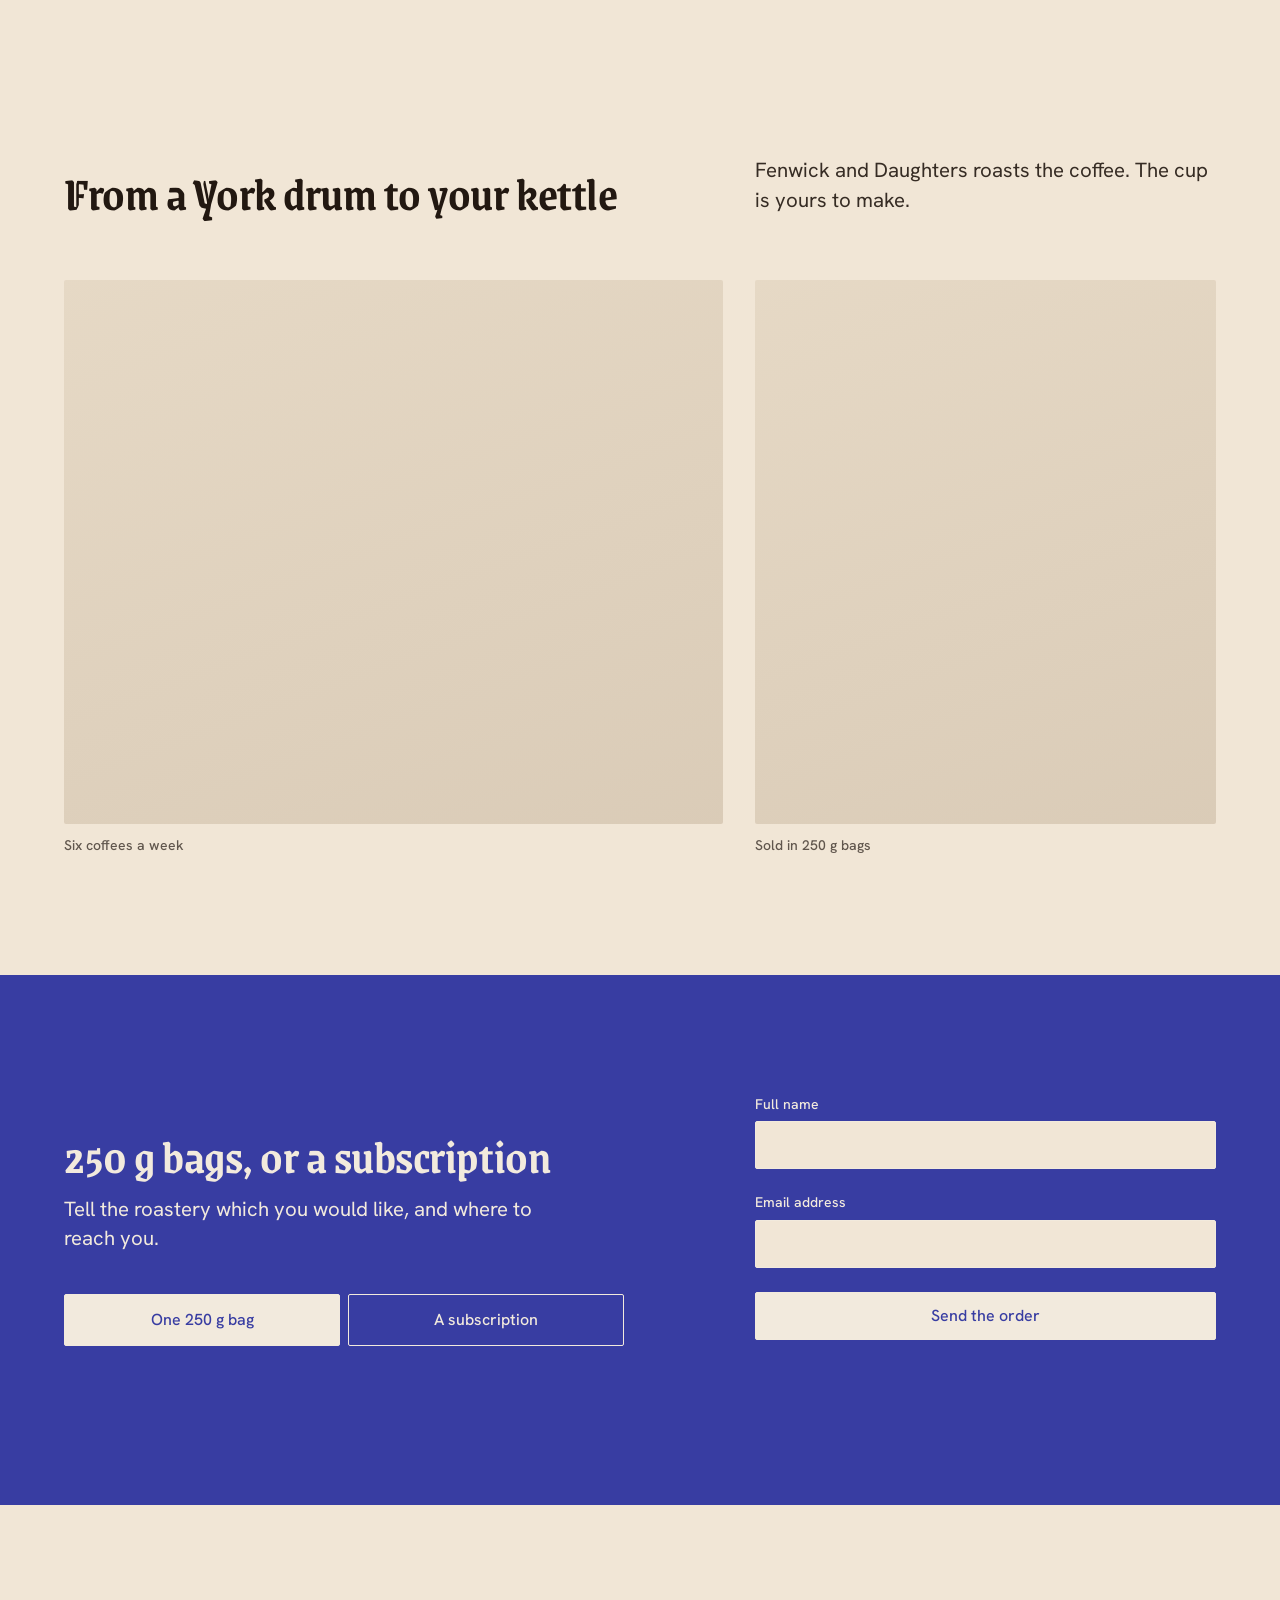
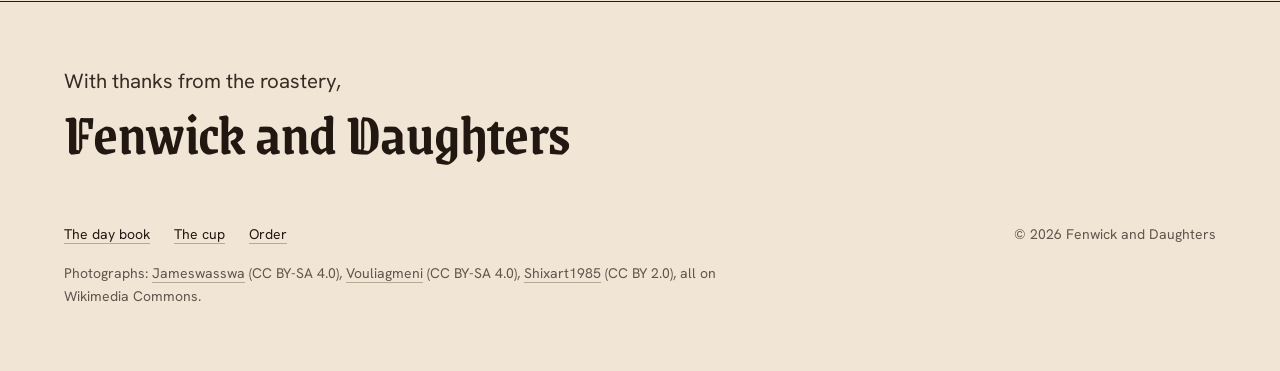
<file: .claude/skills/hallmark/scripts/fixtures/exemplars/editorial.html>
<!doctype html>
<html lang="en-GB">
<head>
<meta charset="utf-8">
<meta name="viewport" content="width=device-width, initial-scale=1">
<title>Fenwick and Daughters, coffee roasted in York since 1921</title>
<meta name="description" content="Fenwick and Daughters roasts six coffees a week in York, sold in 250 g bags or by subscription.">
<link rel="preconnect" href="https://fonts.googleapis.com">
<link rel="preconnect" href="https://fonts.gstatic.com" crossorigin>
<link href="https://fonts.googleapis.com/css2?family=Grenze+Gotisch:wght@600&family=Hanken+Grotesk:wght@400;500;600&family=IBM+Plex+Mono:wght@400&display=swap" rel="stylesheet">
<style>
/* Hallmark · job: buy · shape: Trade Ledger (custom: the roast as a Poster, the house's day book set as its own ledger, the cup as a pair, the order on the pigment) · genre: editorial · theme: Vellum (by request)
 * hero: Poster · nav: masthead, the blackletter wordmark centred over a double rule, one link at each end · footer: letter close · imagery: photographs, library 3, warm con=6 · signature: the roast itself, beans swept round the cooling tray full-bleed under a parchment plate · vellum: parchment
 * axes: light/blackletter/cool · posture: committed · contrast: pass · fold: pass · v2.0.0 */
/* Hallmark · pre-emit critique: P4 H5 E4 S5 R4 V4 · weakest: E, the plate must not bury the hand and the falling beans; it rests on the tray's far side and the plain wall, so the stream and the lever stay clear */
/* Hallmark · hero-review: in-thread · fix · 1 finding · 1 resolved (the head breaks after York) */
/* Hallmark · finish-review: in-thread (the subagent limit was reached) · fix · 3 findings · 1 resolved (the order head failed the swap test, then its blackletter I read as J: now 250 g bags, or a subscription) · 2 answered (the pair's captions are card facts, imagery.md 5; the pair are the closest honest frames the library holds) · gap: none */
/* Hallmark · answered F4 · the order field inverts the primary to parchment on pigment, as the theme's own hint sets it for its one field */
:root {
  color-scheme: light;
  --space-3xs: 2px; --space-2xs: 4px; --space-xs: 8px; --space-sm: 12px; --space-md: 16px; --space-lg: 24px; --space-xl: 40px; --space-2xl: 64px; --space-3xl: 96px; --space-4xl: 144px;
  --text-xs: 0.8125rem; --text-sm: 0.875rem; --text-md: 1rem; --text-lg: 1.25rem; --text-xl: 1.5625rem; --text-2xl: 1.953rem; --text-3xl: 2.441rem;
  --text-display-s: clamp(2.25rem, 4vw + 0.5rem, 3.75rem); --text-display: clamp(2.75rem, 5vw + 1rem, 5.25rem);
  --text-section: clamp(2rem, 2.5vw + 1rem, 3.5rem); --text-title: clamp(1.25rem, 0.75vw + 0.875rem, 1.625rem); --text-lead: clamp(1.125rem, 0.35vw + 1rem, 1.375rem);
  --ease-out: cubic-bezier(0.16, 1, 0.3, 1); --ease-in: cubic-bezier(0.7, 0, 0.84, 0); --ease-in-out: cubic-bezier(0.65, 0, 0.35, 1);
  --dur-micro: 120ms; --dur-short: 220ms; --dur-long: 420ms;
  --color-error: oklch(52% 0.19 27); --color-success: oklch(50% 0.12 150);
  --container: 1440px; --gutter: 64px; --gap-columns: 32px; --section-gap-s: 120px; --section-gap: 144px; --section-gap-l: 176px;
  --z-base: 1; --z-raised: 10; --z-dropdown: 100; --z-sticky: 200; --z-sticky-nav: 300; --z-modal: 400; --z-toast: 500; --z-tooltip: 600;
  --color-paper: oklch(93% 0.025 80); --color-paper-2: oklch(89% 0.03 78); --color-paper-3: oklch(85% 0.032 76);
  --color-ink: oklch(22% 0.02 60); --color-ink-2: oklch(30% 0.02 60); --color-muted: oklch(46% 0.02 65);
  --color-rule: oklch(74% 0.03 75);
  --color-accent: oklch(42% 0.16 275); --color-accent-deep: oklch(34% 0.15 275); --color-accent-ink: oklch(94% 0.02 80);
  --color-focus: oklch(50% 0.17 275); --color-field: var(--color-accent);
  --font-display: "Grenze Gotisch", ui-serif, Georgia, serif; --font-body: "Hanken Grotesk", ui-sans-serif, sans-serif;
  --font-outlier: "IBM Plex Mono", ui-monospace, monospace;
  --radius-card: 2px; --radius-pill: 2px; --rule-hair: 1px; --shadow-card: none;
  --tracking-display: -0.01em; --fibre: 0.5;
}
*, *::before, *::after { box-sizing: border-box; }
html, body { overflow-x: clip; }
html { scrollbar-color: var(--color-muted) var(--color-paper); scroll-padding-top: var(--space-3xl); }
body { margin: 0; background: var(--color-paper); color: var(--color-ink); font-family: var(--font-body); font-size: var(--text-md); line-height: 1.55; -webkit-font-smoothing: antialiased; caret-color: var(--color-accent); }
::selection { background: color-mix(in oklab, var(--color-accent) 22%, transparent); color: var(--color-ink); }
:focus-visible { outline: 2px solid var(--color-focus); outline-offset: 2px; }
a { color: inherit; text-decoration-thickness: 1px; text-underline-offset: 0.16em; }
h1, h2, h3 { margin: 0; font-family: var(--font-display); font-weight: var(--display-weight, 700); font-synthesis: none; letter-spacing: var(--tracking-display); line-height: 1.05; overflow-wrap: break-word; min-width: 0; text-wrap: balance; }
h1 { max-width: 20ch; font-size: var(--text-display); } h2 { max-width: 30ch; font-size: var(--text-section); } h3 { max-width: 40ch; font-size: var(--text-title); line-height: 1.2; }
.lead { font-size: var(--text-lead); line-height: 1.45; max-width: 52ch; }
p { margin: 0; text-wrap: pretty; }
p:not([class]) { max-width: 65ch; }
img, video { max-width: 100%; height: auto; display: block; }
svg { display: block; }
[hidden] { display: none !important; }
button, input, select, textarea { font: inherit; }
.container { width: 100%; max-width: var(--container); margin-inline: auto; padding-inline: var(--gutter); box-sizing: border-box; }
.num, .figure, td.num { font-variant-numeric: tabular-nums; }
.visually-hidden { position: absolute; width: 1px; height: 1px; overflow: hidden; clip-path: inset(50%); white-space: nowrap; }
[data-slot] { position: relative; overflow: hidden; background: linear-gradient(160deg, var(--color-paper-2, var(--color-paper)), var(--color-paper-3, var(--color-paper))); }
[data-slot] > img { position: absolute; inset: 0; width: 100%; height: 100%; object-fit: cover; z-index: 1; }
[data-slot]:has(> img) > :not(img):not([data-keep]) { display: none !important; }
@media (max-width: 60rem) { :root { --gutter: 24px; --section-gap-s: 80px; --section-gap: 96px; --section-gap-l: 120px; } }
@media (max-width: 40rem) { :root { --gutter: 16px; --section-gap-s: 56px; --section-gap: 72px; --section-gap-l: 96px; --gap-columns: 16px; } }
@media (prefers-reduced-motion: reduce) { *:not(.keep-motion), *:not(.keep-motion)::before, *:not(.keep-motion)::after { animation-duration: 0.01ms !important; animation-iteration-count: 1 !important; transition-duration: 0.01ms !important; scroll-behavior: auto !important; } }
/* photographs: warm con=6 */
[data-slot] > img { filter: sepia(0.28) saturate(0.94) contrast(1.06); }
:root {
  --mast-h: 80px;
  --plate-w: 37rem;
  --color-field: var(--color-accent);
}

/* The fibre wash: long tan fibres, stitched so they never tile (texture.md, the low-frequency wash) */
.fibre { position: relative; isolation: isolate; }
.fibre::before { content: ""; position: absolute; inset: 0; z-index: -1; opacity: var(--fibre); mix-blend-mode: multiply; pointer-events: none;
  background-image: url("data:image/svg+xml,%3Csvg xmlns='http://www.w3.org/2000/svg' width='400' height='400'%3E%3Cfilter id='p' x='0' y='0' width='100%25' height='100%25'%3E%3CfeTurbulence type='fractalNoise' baseFrequency='0.004 0.02' numOctaves='4' seed='4' stitchTiles='stitch'/%3E%3CfeColorMatrix values='0 0 0 0 0.62 0 0 0 0 0.52 0 0 0 0 0.36 0 0 0 0.3 0'/%3E%3C/filter%3E%3Crect width='100%25' height='100%25' filter='url(%23p)'/%3E%3C/svg%3E"); }

/* Type */
h1, h2 { font-weight: 600; line-height: 0.92; color: var(--color-ink); }
h3 { font-family: var(--font-body); font-weight: 600; }
.lead { color: var(--color-ink-2); }

/* Controls */
.btn { display: inline-flex; align-items: center; justify-content: center; min-height: 48px; padding: 0 var(--space-lg); border: var(--rule-hair) solid var(--color-ink); border-radius: var(--radius-card); background: transparent; color: var(--color-ink); font: 500 var(--text-md)/1 var(--font-body); text-decoration: none; white-space: nowrap; cursor: pointer;
  transition: background-color var(--dur-micro) var(--ease-out), border-color var(--dur-micro) var(--ease-out), color var(--dur-micro) var(--ease-out); }
.btn:hover { background: var(--color-paper-2); }
.btn:active { transform: translateY(1px); }
.btn:focus-visible { outline: 2px solid var(--color-focus); outline-offset: 2px; }
.btn:disabled, .btn[aria-disabled="true"] { opacity: 0.55; cursor: not-allowed; transform: none; }
.btn--primary { background: var(--color-accent); border-color: var(--color-accent); color: var(--color-accent-ink); }
.btn--primary:hover { background: var(--color-accent-deep); border-color: var(--color-accent-deep); }

.skip { position: absolute; left: var(--space-md); top: calc(-1 * var(--space-3xl)); z-index: var(--z-toast); padding: var(--space-xs) var(--space-md); background: var(--color-ink); color: var(--color-paper); }
.skip:focus-visible { top: var(--space-md); }

/* Masthead */
.mast__bar { display: grid; grid-template-columns: minmax(0, 1fr) auto minmax(0, 1fr); align-items: center; min-height: calc(var(--mast-h) - 4px); border-bottom: 4px double var(--color-ink); }
.wordmark { font: 600 2rem/1 var(--font-display); letter-spacing: var(--tracking-display); color: var(--color-ink); text-decoration: none; white-space: nowrap; padding-block: var(--space-sm); }
.mast__link { justify-self: start; font: 600 var(--text-sm)/1 var(--font-body); color: var(--color-ink); padding-block: var(--space-sm); text-decoration: underline 1px; text-decoration-color: transparent; text-underline-offset: 0.3em;
  transition: text-decoration-color var(--dur-short) var(--ease-out), color var(--dur-micro) var(--ease-out); }
.mast__link--end { justify-self: end; }
.mast__link:hover { text-decoration-color: var(--color-accent); color: var(--color-accent); }
.wordmark:focus-visible, .mast__link:focus-visible { outline: 2px solid var(--color-focus); outline-offset: 4px; }

/* Hero: the roast, full-bleed, under a parchment plate */
.hero { position: relative; height: calc(100dvh - var(--mast-h)); min-height: 36rem; overflow: hidden; background: var(--color-ink); color: var(--color-paper); }
.hero__photo { position: absolute; inset: 0; margin: 0; }
.hero__photo > img { object-position: 50% 62%; }
.hero__inner { position: relative; z-index: var(--z-raised); height: 100%; display: flex; align-items: flex-end; justify-content: flex-end; padding-bottom: var(--space-2xl); box-sizing: border-box; }
.plate { width: min(100%, var(--plate-w)); box-sizing: border-box; padding: var(--space-xl); background: var(--color-paper); color: var(--color-ink); border-top: 4px double var(--color-ink); border-radius: var(--radius-card); }
.plate h1 { font-size: var(--text-display); max-width: 16ch; }
.plate .lead { margin-top: var(--space-lg); max-width: 30ch; }
.actions { display: flex; flex-wrap: wrap; gap: var(--space-sm); margin-top: var(--space-xl); }

@media (max-width: 60rem) {
  .hero { height: auto; min-height: 0; background: none; color: var(--color-ink); overflow: visible; }
  .hero__photo { position: relative; aspect-ratio: 4 / 3; }
  .hero__inner { height: auto; padding-bottom: 0; }
  .plate { width: 100%; padding: var(--space-xl) 0 0; background: none; border-top: 0; }
  .plate.fibre::before { display: none; }
  .wordmark { font-size: 1.875rem; }
}
@media (max-width: 40rem) {
  .mast__bar { grid-template-columns: auto; justify-items: center; row-gap: var(--space-2xs); padding-block: var(--space-xs); }
  .mast__link { display: none; }
}

/* Shared section grid: one container, twelve columns, one column gap */
.split { display: grid; grid-template-columns: repeat(12, minmax(0, 1fr)); column-gap: var(--gap-columns); }
.band { background: var(--color-paper-2); padding-block: var(--section-gap-s); }
.photo { margin: 0; border-radius: var(--radius-card); }
.photo > img { outline: var(--rule-hair) solid var(--color-rule); outline-offset: -1px; }
figcaption { margin-top: var(--space-sm); font: 500 var(--text-sm)/1.4 var(--font-body); color: var(--color-muted); }

/* The day book: the house's ledger on the fibre band, the entries kept in the hand of the wordmark */
.ledger__grid { align-items: start; }
.ledger__text { grid-column: 1 / span 4; position: sticky; top: var(--space-2xl); }
.ledger__text h2 { font-size: var(--text-display); max-width: 9ch; }
.ledger .lead { margin-top: var(--space-lg); max-width: 22ch; }
.ledger__book { grid-column: 6 / span 7; }
.book { width: 100%; border-collapse: collapse; font-size: var(--text-lg); line-height: 1.35; }
.book thead th { padding: 0 0 var(--space-sm); border-bottom: 4px double var(--color-ink); font: 500 var(--text-sm)/1.3 var(--font-body); color: var(--color-muted); text-align: left; }
.book td, .book tbody th { padding: var(--space-lg) 0; border-top: var(--rule-hair) solid var(--color-rule); vertical-align: baseline; }
.book tbody tr:first-child > * { border-top: 0; }
.book tbody tr:last-child > * { border-bottom: var(--rule-hair) solid var(--color-ink); }
.book tbody th { font-weight: 500; text-align: left; color: var(--color-ink); }
.book .idx { width: 3.5rem; font-weight: 600; color: var(--color-accent); }
.book .r, .book thead th.r { text-align: right; }
.book td.r { font: 600 var(--text-2xl)/1 var(--font-display); letter-spacing: var(--tracking-display); color: var(--color-ink); }
.book td.r .unit { font: 500 var(--text-md)/1 var(--font-body); color: var(--color-ink-2); }
.book .num { font-variant-numeric: lining-nums tabular-nums; }

/* The cup: one wide frame, then a pair, each with its fact */
.cup { padding-top: var(--section-gap-l); }
.cup__head { align-items: end; }
.cup__head h2 { grid-column: 1 / span 6; }
.cup__head .lead { grid-column: 8 / span 5; }
.cup__pair { margin-top: var(--space-2xl); }
.cup__pair > figure { margin: 0; }
.cup__note { grid-column: 1 / span 7; }
.cup__cup { grid-column: 8 / span 5; }
.cup__pair .photo { height: 34rem; }

/* The order, on the one pigment field */
.order-band { margin-top: var(--section-gap-s); padding-block: var(--section-gap-s); background: var(--color-field); color: var(--color-accent-ink); }
.order-band h2 { color: var(--color-accent-ink); }
.order-band .lead { margin-top: var(--space-md); color: var(--color-accent-ink); }
.order-band :focus-visible { outline-color: var(--color-accent-ink); }
.order { align-items: center; }
.order__text { grid-column: 1 / span 6; }
.order__fields { grid-column: 8 / span 5; display: grid; gap: var(--space-lg); }
.seg { display: grid; grid-template-columns: repeat(2, minmax(0, 1fr)); gap: var(--space-xs); margin: var(--space-xl) 0 0; padding: 0; border: 0; }
.field label { font: 500 var(--text-sm)/1.3 var(--font-body); color: var(--color-accent-ink); }
.seg input { position: absolute; width: 1px; height: 1px; opacity: 0; }
.seg label { display: flex; align-items: center; justify-content: center; min-height: 52px; padding: 0 var(--space-md); border: var(--rule-hair) solid var(--color-accent-ink); border-radius: var(--radius-card); font-weight: 500; cursor: pointer;
  transition: background-color var(--dur-micro) var(--ease-out), color var(--dur-micro) var(--ease-out); }
.seg label:hover { background: var(--color-accent-deep); }
.seg input:checked + label { background: var(--color-accent-ink); color: var(--color-accent); }
.seg input:focus-visible + label { outline: 2px solid var(--color-accent-ink); outline-offset: 2px; }
.field { display: grid; gap: var(--space-xs); }
.field input { min-height: 48px; padding: 0 var(--space-md); border: var(--rule-hair) solid var(--color-accent-ink); border-radius: var(--radius-card); background: var(--color-paper); color: var(--color-ink); outline: 2px solid transparent; outline-offset: 2px; }
.field input:focus-visible { outline-color: var(--color-accent-ink); }
.field input[aria-invalid] { border-color: var(--color-error); box-shadow: inset 0 0 0 1px var(--color-error); }
.field input:disabled { opacity: 0.55; cursor: not-allowed; }
.btn--on-field { width: 100%; background: var(--color-accent-ink); border-color: var(--color-accent-ink); color: var(--color-accent); }
.btn--on-field:hover { background: var(--color-paper-2); border-color: var(--color-paper-2); }
.help { min-height: 1lh; font-size: var(--text-sm); color: var(--color-accent-ink); }

/* The letter close */
.letter { padding-block: var(--space-3xl) var(--space-2xl); }
.letter__inner { padding-top: var(--space-2xl); border-top: var(--rule-hair) solid var(--color-ink); }
.letter__sign { font-size: var(--text-lead); color: var(--color-ink-2); }
.letter__name { margin-top: var(--space-xs); font: 600 var(--text-display-s)/0.92 var(--font-display); letter-spacing: var(--tracking-display); color: var(--color-ink); }
.letter__foot { display: flex; flex-wrap: wrap; justify-content: space-between; align-items: baseline; gap: var(--space-md) var(--space-xl); margin-top: var(--space-2xl); }
.letter__nav { display: flex; flex-wrap: wrap; gap: var(--space-lg); }
.letter__nav a { font-size: var(--text-sm); color: var(--color-ink); text-decoration-color: var(--color-rule); text-underline-offset: 0.25em; transition: text-decoration-color var(--dur-short) var(--ease-out); }
.letter__nav a:hover { text-decoration-color: var(--color-accent); }
.letter__nav a:focus-visible { outline: 2px solid var(--color-focus); outline-offset: 2px; }
.legal { font-size: var(--text-sm); color: var(--color-muted); }
.letter__credit { flex: 1 0 100%; max-width: 88ch; font-size: var(--text-sm); line-height: 1.6; color: var(--color-muted); }
.letter__credit a { color: inherit; text-decoration-color: var(--color-rule); text-underline-offset: 0.25em; }
.letter__credit a:hover { color: var(--color-ink); text-decoration-color: var(--color-accent); }

@media (max-width: 60rem) {
  .ledger__text, .ledger__book, .cup__head h2, .cup__head .lead, .cup__note, .cup__cup, .order__text, .order__fields { grid-column: 1 / -1; }
  .ledger__text { position: static; }
  .ledger__book { margin-top: var(--space-2xl); }
  .book td.r { font-size: var(--text-xl); }
  .cup__head .lead { margin-top: var(--space-md); }
  .cup__pair { row-gap: var(--space-xl); }
  .cup__pair .photo { height: auto; aspect-ratio: 4 / 3; }
  .order__fields { margin-top: var(--space-xl); }
}
@media (max-width: 40rem) {
  .book { font-size: var(--text-md); }
  .book .idx { width: 2rem; }
}
</style>
<script>document.documentElement.classList.add('js');</script>
</head>
<body id="top">
<a class="skip" href="#main">Skip to content</a>

<header class="mast">
  <div class="container mast__bar">
    <a class="mast__link" href="#daybook">The day book</a>
    <a class="wordmark" href="#top" aria-label="Fenwick and Daughters, back to the top">Fenwick and Daughters</a>
    <a class="mast__link mast__link--end" href="#order">Order</a>
  </div>
</header>

<main id="main">
  <section class="hero" aria-labelledby="hero-h">
    <figure class="hero__photo" data-slot="roaster" data-alt="The York roaster at work, a fresh roast tipping into the cooling tray">
      <img src="https://upload.wikimedia.org/wikipedia/commons/thumb/3/3b/Cooling_time_for_coffee.jpg/1280px-Cooling_time_for_coffee.jpg" width="1920" height="1348" fetchpriority="high"
           alt="A fresh roast swept round the cooling tray by its paddle arm" style="object-position: 50% 55%">
    </figure>
    <div class="container hero__inner">
      <div class="plate fibre">
        <h1 id="hero-h">Roasted in York<br> since 1921</h1>
        <p class="lead">Six coffees a week, sold by the bag or by subscription.</p>
        <div class="actions">
          <a class="btn btn--primary" href="#order" data-kind="subscription">Start a subscription</a>
          <a class="btn" href="#order" data-kind="bag">Buy a bag</a>
        </div>
      </div>
    </div>
  </section>

  <section class="ledger band fibre" id="daybook" aria-labelledby="ledger-h">
    <div class="container split ledger__grid">
      <div class="ledger__text">
        <h2 id="ledger-h">Written in the day book</h2>
        <p class="lead">Five lines the roastery keeps to.</p>
      </div>
      <div class="ledger__book">
        <table class="book">
          <thead>
            <tr><th scope="col">No.</th><th scope="col">Entry</th><th scope="col" class="r">Kept</th></tr>
          </thead>
          <tbody>
            <tr><td class="idx">1</td><th scope="row">Coffees roasted each week</th><td class="r"><span class="num">6</span></td></tr>
            <tr><td class="idx">2</td><th scope="row">Weight of each bag</th><td class="r"><span class="num">250</span>&nbsp;<span class="unit">g</span></td></tr>
            <tr><td class="idx">3</td><th scope="row">Ways to buy</th><td class="r">By the bag, or by subscription</td></tr>
            <tr><td class="idx">4</td><th scope="row">Roastery</th><td class="r">York</td></tr>
            <tr><td class="idx">5</td><th scope="row">Roasting since</th><td class="r"><span class="num">1921</span></td></tr>
          </tbody>
        </table>
      </div>
    </div>
  </section>

  <section class="cup" id="cup" aria-labelledby="cup-h">
    <div class="container">
      <div class="split cup__head">
        <h2 id="cup-h">From a York drum to your kettle</h2>
        <p class="lead">Fenwick and Daughters roasts the coffee. The cup is yours to make.</p>
      </div>
      <div class="split cup__pair">
        <figure class="cup__note">
          <div class="photo" data-slot="desk" data-alt="The York roaster between roasts, the drum over its cooling tray">
            <img src="https://upload.wikimedia.org/wikipedia/commons/thumb/2/2d/Coffee_roasting_machine%2C_The_Roastery%2C_Coaltown_Coffee%2C_Ammanford%2C_Wales.jpg/1280px-Coffee_roasting_machine%2C_The_Roastery%2C_Coaltown_Coffee%2C_Ammanford%2C_Wales.jpg" width="1920" height="2560" loading="lazy"
                 alt="A drum coffee roaster above its copper cooling tray in a roastery" style="object-position: 50% 69%">
          </div>
          <figcaption>Six coffees a week</figcaption>
        </figure>
        <figure class="cup__cup">
          <div class="photo" data-slot="cup" data-alt="A cup of Fenwick and Daughters coffee on the shop counter">
            <img src="https://upload.wikimedia.org/wikipedia/commons/thumb/5/52/Espresso_coffee_pouring_from_retro_espresso_machine.jpg/1280px-Espresso_coffee_pouring_from_retro_espresso_machine.jpg" width="1920" height="2876" loading="lazy"
                 alt="Espresso streaming from a chrome machine into two glass cups" style="object-position: 50% 62%">
          </div>
          <figcaption>Sold in 250&nbsp;g bags</figcaption>
        </figure>
      </div>
    </div>
  </section>

  <section class="order-band" id="order" aria-labelledby="order-h">
    <div class="container">
      <form class="split order" data-endpoint="" novalidate>
        <div class="order__text">
          <h2 id="order-h">250&nbsp;g bags, or a subscription</h2>
          <p class="lead">Tell the roastery which you would like, and where to reach you.</p>
          <fieldset class="seg">
            <legend class="visually-hidden">How would you like it?</legend>
            <input type="radio" name="kind" id="kind-bag" value="bag" checked><label for="kind-bag">One 250&nbsp;g bag</label>
            <input type="radio" name="kind" id="kind-sub" value="subscription"><label for="kind-sub">A subscription</label>
          </fieldset>
        </div>
        <div class="order__fields">
          <div class="field">
            <label for="order-name">Full name</label>
            <input id="order-name" name="name" type="text" autocomplete="name" required>
          </div>
          <div class="field">
            <label for="order-email">Email address</label>
            <input id="order-email" name="email" type="email" autocomplete="email" inputmode="email" required>
          </div>
          <button class="btn btn--on-field" type="submit">Send the order</button>
          <p class="help" id="order-help" aria-live="polite"></p>
        </div>
      </form>
    </div>
  </section>
</main>

<footer class="letter">
  <div class="container letter__inner">
    <p class="letter__sign">With thanks from the roastery,</p>
    <p class="letter__name">Fenwick and Daughters</p>
    <div class="letter__foot">
      <nav class="letter__nav" aria-label="Footer">
        <a href="#daybook">The day book</a>
        <a href="#cup">The cup</a>
        <a href="#order">Order</a>
      </nav>
      <p class="legal">&copy; 2026 Fenwick and Daughters</p>
      <p class="letter__credit" data-credits>Photographs: <a href="https://commons.wikimedia.org/wiki/File:Cooling_time_for_coffee.jpg">Jameswasswa</a> (CC&nbsp;BY-SA&nbsp;4.0), <a href="https://commons.wikimedia.org/wiki/File:Coffee_roasting_machine,_The_Roastery,_Coaltown_Coffee,_Ammanford,_Wales.jpg">Vouliagmeni</a> (CC&nbsp;BY-SA&nbsp;4.0), <a href="https://commons.wikimedia.org/wiki/File:Espresso_coffee_pouring_from_retro_espresso_machine.jpg">Shixart1985</a> (CC&nbsp;BY&nbsp;2.0), all on Wikimedia Commons.</p>
    </div>
  </div>
</footer>

<script>
window.hallmarkSlots = (m) => { for (const [k, v] of Object.entries(m)) { const s = document.querySelector(`[data-slot="${k}"]`); if (!s) continue; const im = new Image(); im.src = typeof v === 'string' ? v : v.src; im.alt = (typeof v === 'object' && v.alt) || s.dataset.alt || ''; s.querySelectorAll(':scope > img').forEach((o) => o.remove()); s.prepend(im); } };
document.querySelectorAll('[data-slot] > img').forEach((i) => { if (i.complete && !i.naturalWidth) i.remove(); else i.addEventListener('error', () => i.remove(), { once: true }); });
document.querySelectorAll('[data-kind]').forEach((a) => a.addEventListener('click', () => { const r = document.getElementById(a.dataset.kind === 'subscription' ? 'kind-sub' : 'kind-bag'); if (r) r.checked = true; }));
document.querySelectorAll('form[data-endpoint]').forEach((form) => {
  const help = form.querySelector('[aria-live]');
  const fields = [...form.querySelectorAll('input[required]')];
  form.addEventListener('submit', (e) => {
    e.preventDefault();
    const bad = fields.filter((i) => !i.checkValidity());
    fields.forEach((i) => { i.toggleAttribute('aria-invalid', bad.includes(i)); if (bad.includes(i)) i.setAttribute('aria-describedby', help.id); else i.removeAttribute('aria-describedby'); });
    if (bad.length) { help.textContent = bad[0].type === 'email' ? 'That email address looks incomplete. Write it as name@example.com.' : 'Add your name, so the roastery knows who the coffee is for.'; bad[0].focus(); return; }
    if (!form.dataset.endpoint) { help.textContent = 'Nothing was sent: this form is not connected yet.'; return; }
    fetch(form.dataset.endpoint, { method: 'POST', body: new FormData(form) })
      .then((r) => { help.textContent = r.ok ? 'The roastery has your order and will write to ' + form.elements.email.value.trim() + '.' : 'That did not go through. Try again in a minute.'; })
      .catch(() => { help.textContent = 'That did not go through. Try again in a minute.'; });
  });
});
</script>
</body>
</html>
</file>
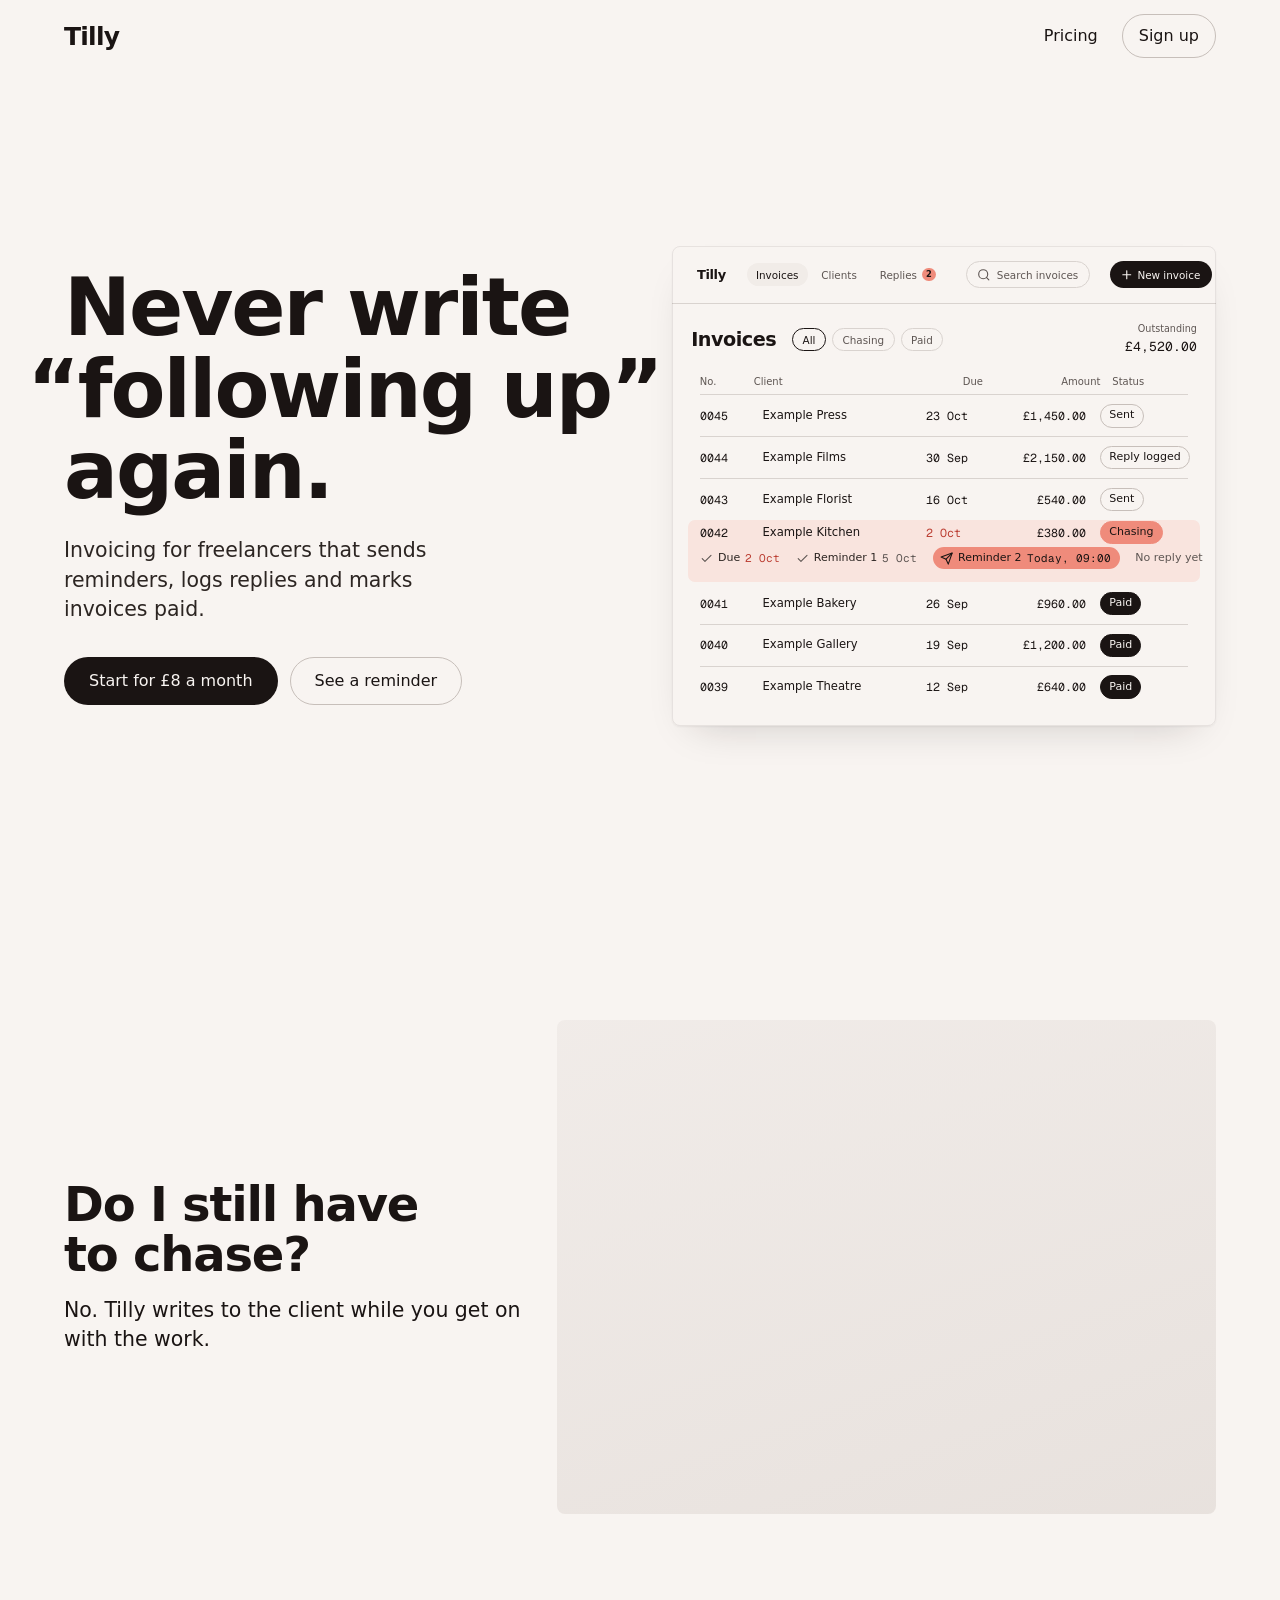
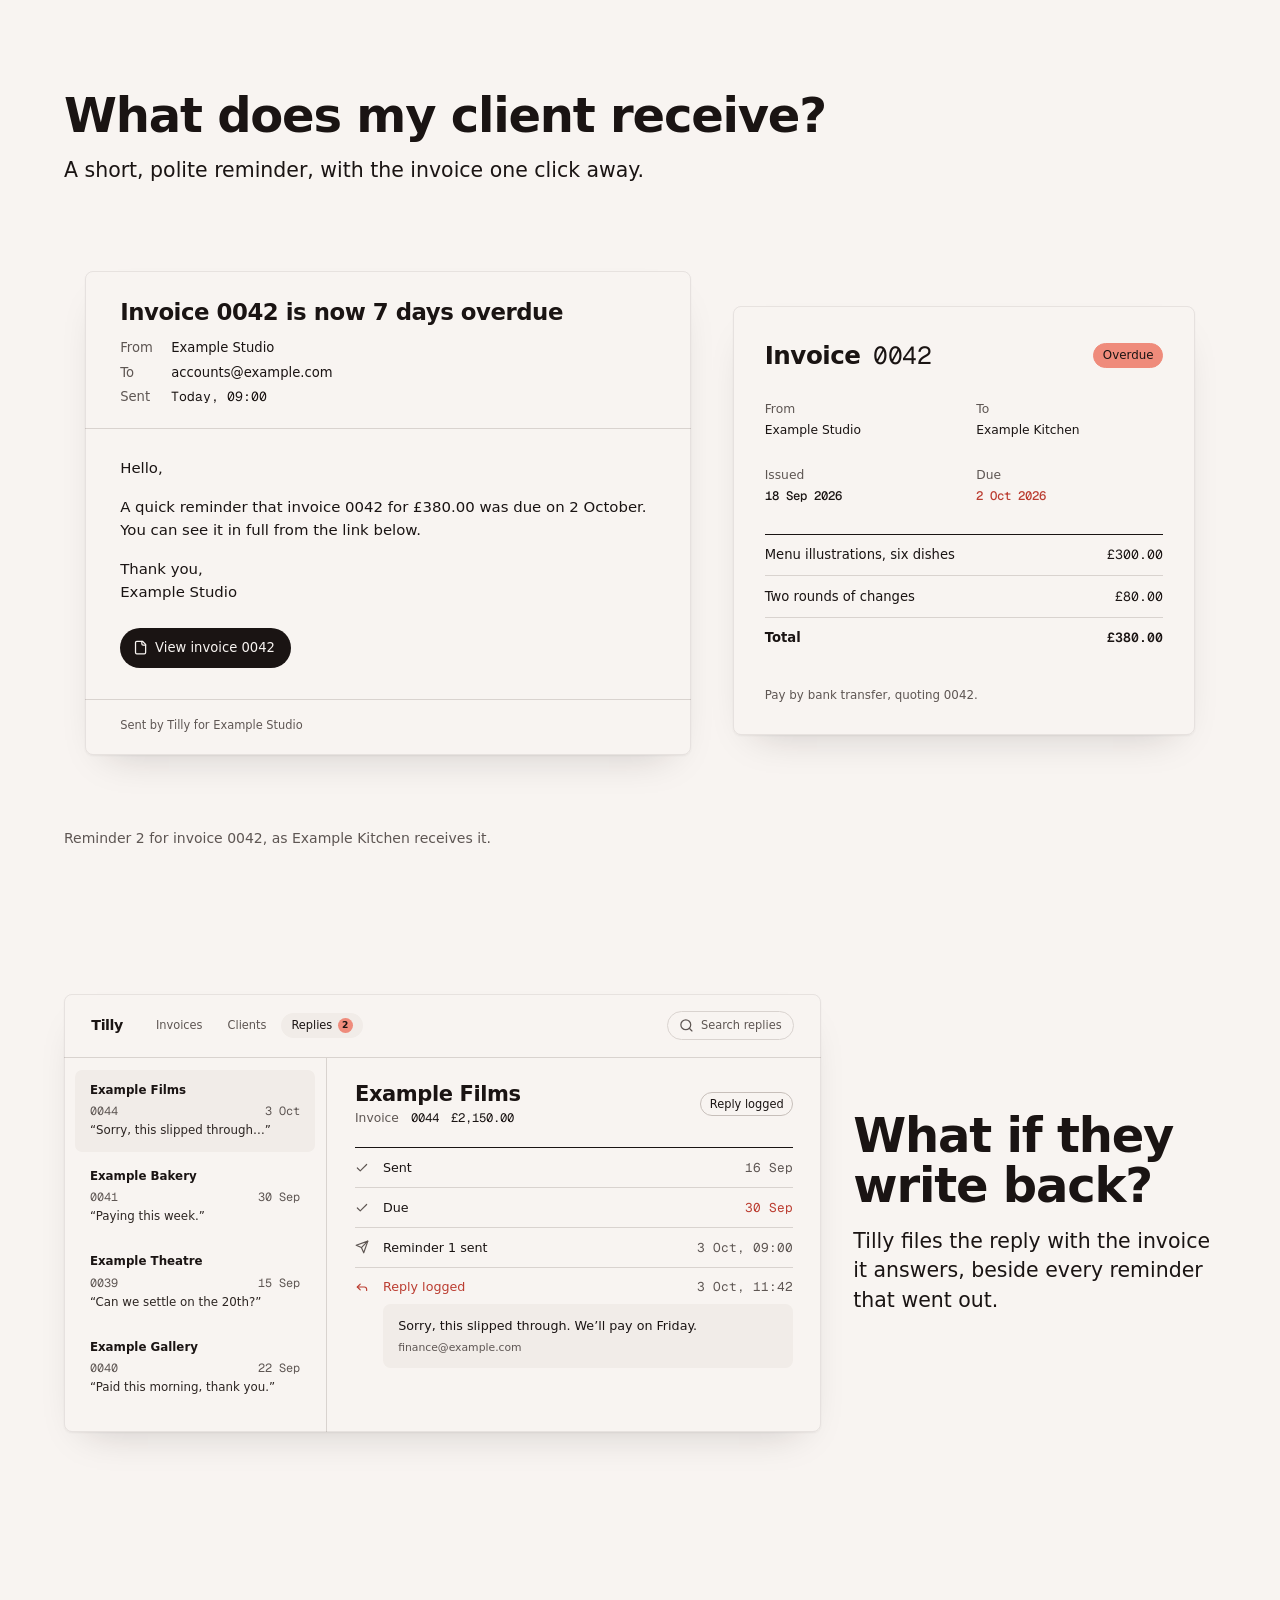
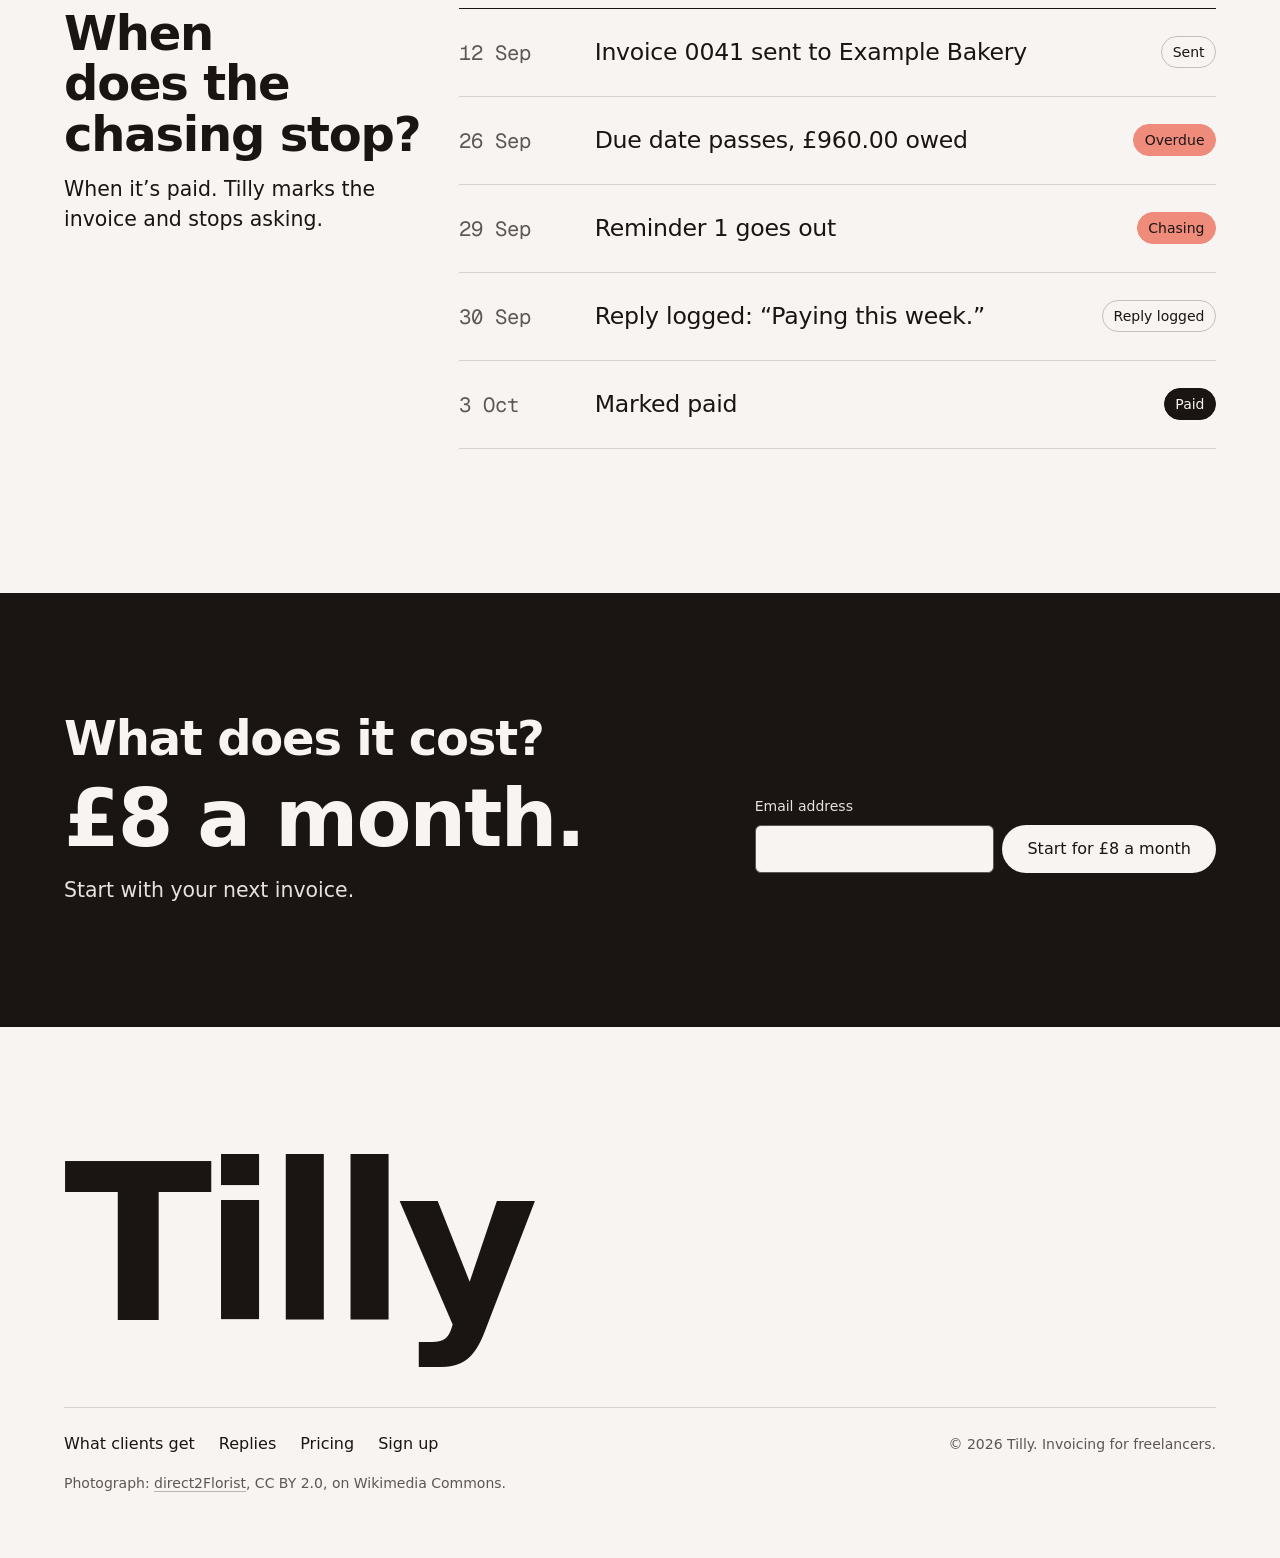
<file: .claude/skills/hallmark/scripts/fixtures/exemplars/modern-minimal.html>
<!doctype html>
<html lang="en-GB">
<head>
<meta charset="utf-8">
<meta name="viewport" content="width=device-width, initial-scale=1">
<title>Tilly, invoicing that chases late payments for you</title>
<meta name="description" content="Tilly is invoicing for freelancers that sends the reminders, logs the replies and marks invoices paid, for 8 pounds a month.">
<link rel="preconnect" href="https://api.fontshare.com" crossorigin>
<link rel="preconnect" href="https://fonts.googleapis.com">
<link rel="preconnect" href="https://fonts.gstatic.com" crossorigin>
<link href="https://api.fontshare.com/v2/css?f[]=general-sans@400,500,600&amp;display=swap" rel="stylesheet">
<link href="https://fonts.googleapis.com/css2?family=Geist+Mono:wght@400&amp;display=swap" rel="stylesheet">
<style>
/* Hallmark · job: sign up · shape: Conversational FAQ, opened by the product · genre: modern-minimal · theme: Coral (by request)
 * hero: Settled · nav: edge-aligned, the wordmark at the left, one link and one outlined pill at the right · footer: mast, the wordmark large over the links · imagery: product sample in hero, demo-2 and demo-3, photographs library 1 muted sepia=8 · signature: invoice 0042 being chased, live in the hero
 * axes: light/grotesk-sans/warm · posture: restrained · contrast: pass · fold: pass · v2.0.0 */
/* Hallmark · pre-emit critique: P4 H4 E4 S5 R4 V5 · weakest: E, the built screens must read as one product at every width, so every inner length is in em on a container-unit base, the screens scale as a whole and re-lay themselves on a phone */
/* Hallmark · hero-review: subagent · fix · 5 findings · 5 resolved · finish-review: in-thread, the subagent limit was reached · ship · 1 finding · 1 resolved · gap: none */
:root {
  color-scheme: light;
  --space-3xs: 2px; --space-2xs: 4px; --space-xs: 8px; --space-sm: 12px; --space-md: 16px; --space-lg: 24px; --space-xl: 40px; --space-2xl: 64px; --space-3xl: 96px; --space-4xl: 144px;
  --text-xs: 0.8125rem; --text-sm: 0.875rem; --text-md: 1rem; --text-lg: 1.25rem; --text-xl: 1.5625rem; --text-2xl: 1.953rem; --text-3xl: 2.441rem;
  --text-display-s: clamp(2.25rem, 4vw + 0.5rem, 3.75rem); --text-display: clamp(2.75rem, 5vw + 1rem, 5.25rem);
  --text-section: clamp(2rem, 2.5vw + 1rem, 3.5rem); --text-title: clamp(1.25rem, 0.75vw + 0.875rem, 1.625rem); --text-lead: clamp(1.125rem, 0.35vw + 1rem, 1.375rem);
  --ease-out: cubic-bezier(0.16, 1, 0.3, 1); --ease-in: cubic-bezier(0.7, 0, 0.84, 0); --ease-in-out: cubic-bezier(0.65, 0, 0.35, 1);
  --dur-micro: 120ms; --dur-short: 220ms; --dur-long: 420ms;
  --color-error: oklch(52% 0.19 27); --color-success: oklch(50% 0.12 150);
  --container: 1440px; --gutter: 64px; --gap-columns: 32px; --section-gap-s: 120px; --section-gap: 144px; --section-gap-l: 176px;
  --z-base: 1; --z-raised: 10; --z-dropdown: 100; --z-sticky: 200; --z-sticky-nav: 300; --z-modal: 400; --z-toast: 500; --z-tooltip: 600;
  --color-paper: oklch(97% 0.006 55); --color-paper-2: oklch(94.5% 0.007 55); --color-paper-3: oklch(91.5% 0.009 55);
  --color-ink: oklch(20% 0.010 35); --color-ink-2: oklch(27% 0.012 40); --color-muted: oklch(46% 0.012 45);
  --color-rule: oklch(87% 0.009 55); --color-rule-2: oklch(81% 0.011 55);
  --color-accent: oklch(74% 0.125 30); --color-accent-ink: oklch(20% 0.010 35); --color-accent-2: oklch(54% 0.165 29); --color-focus: oklch(54% 0.17 30);
  --font-display: "General Sans", ui-sans-serif, system-ui, sans-serif; --font-body: var(--font-display);
  --font-outlier: "Geist Mono", ui-monospace, monospace;
  --radius-card: 8px; --radius-input: 6px; --radius-pill: 999px; --rule-hair: 1px;
  --shadow-card: 0 1px 2px oklch(20% 0.01 35 / 0.05);
  --shadow-lift: 0 1px 2px oklch(20% 0.01 35 / 0.05), 0 18px 40px -22px oklch(20% 0.01 35 / 0.22);
  --tracking-display: -0.025em; --display-weight: 600;
}
*, *::before, *::after { box-sizing: border-box; }
html, body { overflow-x: clip; }
html { scrollbar-color: var(--color-muted) var(--color-paper); scroll-padding-top: var(--space-3xl); }
body { margin: 0; background: var(--color-paper); color: var(--color-ink); font-family: var(--font-body); font-size: var(--text-md); line-height: 1.55; -webkit-font-smoothing: antialiased; caret-color: var(--color-accent); }
::selection { background: color-mix(in oklab, var(--color-accent) 35%, transparent); }
:focus-visible { outline: 2px solid var(--color-focus); outline-offset: 2px; }
a { color: inherit; text-decoration-thickness: 1px; text-underline-offset: 0.16em; }
h1, h2, h3 { margin: 0; font-family: var(--font-display); font-weight: var(--display-weight, 700); font-synthesis: none; letter-spacing: var(--tracking-display); line-height: 1.05; overflow-wrap: break-word; min-width: 0; text-wrap: balance; }
h1 { max-width: 20ch; font-size: var(--text-display); } h2 { max-width: 30ch; font-size: var(--text-section); } h3 { max-width: 40ch; font-size: var(--text-title); line-height: 1.2; }
.lead { font-size: var(--text-lead); line-height: 1.45; max-width: 52ch; }
p { margin: 0; text-wrap: pretty; }
p:not([class]) { max-width: 65ch; }
img, video { max-width: 100%; height: auto; display: block; }
svg { display: block; }
[hidden] { display: none !important; }
button, input, select, textarea { font: inherit; }
.container { width: 100%; max-width: var(--container); margin-inline: auto; padding-inline: var(--gutter); box-sizing: border-box; }
.num, .figure, td.num { font-variant-numeric: tabular-nums; }
.visually-hidden { position: absolute; width: 1px; height: 1px; overflow: hidden; clip-path: inset(50%); white-space: nowrap; }
[data-slot] { position: relative; overflow: hidden; background: linear-gradient(160deg, var(--color-paper-2, var(--color-paper)), var(--color-paper-3, var(--color-paper))); }
[data-slot] > img { position: absolute; inset: 0; width: 100%; height: 100%; object-fit: cover; z-index: 1; }
[data-slot]:has(> img) > :not(img):not([data-keep]) { display: none !important; }
@media (max-width: 60rem) { :root { --gutter: 24px; --section-gap-s: 80px; --section-gap: 96px; --section-gap-l: 120px; } }
@media (max-width: 40rem) { :root { --gutter: 16px; --section-gap-s: 56px; --section-gap: 72px; --section-gap-l: 96px; --gap-columns: 16px; } }
@media (prefers-reduced-motion: reduce) { *:not(.keep-motion), *:not(.keep-motion)::before, *:not(.keep-motion)::after { animation-duration: 0.01ms !important; animation-iteration-count: 1 !important; transition-duration: 0.01ms !important; scroll-behavior: auto !important; } }
/* photographs: muted sepia=8 */
[data-slot] > img { filter: saturate(0.65) contrast(0.97) sepia(0.08); }
:root { --nav-h: 72px; --app-line: color-mix(in oklab, var(--color-ink) 8%, transparent); }

/* Chrome */
.skip { position: absolute; left: var(--space-md); top: calc(-1 * var(--space-3xl)); z-index: var(--z-toast); padding: var(--space-xs) var(--space-md); border-radius: var(--radius-input); background: var(--color-ink); color: var(--color-paper); }
.skip:focus-visible { top: var(--space-md); }

.site__in { display: flex; align-items: center; justify-content: space-between; gap: var(--space-lg); min-height: var(--nav-h); }
.wordmark { font: var(--display-weight) var(--text-xl)/1 var(--font-display); letter-spacing: -0.03em; text-decoration: none; color: var(--color-ink); }
.site__nav { display: flex; align-items: center; gap: var(--space-lg); }
.site__link { font-weight: 500; text-decoration: none; text-decoration-color: transparent; transition: text-decoration-color var(--dur-short) var(--ease-out); }
.site__link:hover { text-decoration: underline; text-decoration-color: var(--color-accent-2); text-underline-offset: 0.3em; }
.wordmark:focus-visible, .site__link:focus-visible { outline: 2px solid var(--color-focus); outline-offset: var(--space-2xs); border-radius: var(--space-3xs); }

/* Controls: the ink pill and the outlined pill */
.btn { display: inline-flex; align-items: center; justify-content: center; gap: var(--space-xs); min-height: 48px; padding: 0 var(--space-lg); border: 1px solid transparent; border-radius: var(--radius-pill); font: 500 var(--text-md)/1 var(--font-body); white-space: nowrap; text-decoration: none; cursor: pointer; transition: background-color var(--dur-short) var(--ease-out), border-color var(--dur-short) var(--ease-out), transform var(--dur-micro) var(--ease-out); }
.btn--primary { background: var(--color-ink); color: var(--color-paper); }
.btn--primary:hover { background: var(--color-ink-2); }
.btn--secondary { border-color: var(--color-rule-2); background: transparent; color: var(--color-ink); }
.btn--secondary:hover { border-color: var(--color-ink); }
.btn--sm { min-height: 44px; padding: 0 var(--space-md); }
.btn:active { transform: translateY(1px); }
.btn:focus-visible { outline: 2px solid var(--color-focus); outline-offset: 2px; }
.btn:disabled, .btn[aria-disabled="true"] { opacity: 0.55; cursor: not-allowed; transform: none; }
.btn[aria-busy="true"] { cursor: progress; }

/* Hero: Settled, the text on one half and the product on the other */
.hero { display: grid; align-items: center; min-height: calc(100dvh - var(--nav-h)); padding-block: var(--space-xl); box-sizing: border-box; }
.hero__grid { display: grid; grid-template-columns: minmax(0, 1fr) minmax(0, 1fr); column-gap: var(--space-2xl); align-items: center; }
.hero__text { display: grid; gap: var(--space-lg); justify-items: start; }
.hero h1 { max-width: none; line-height: 1.02; }
.hang { margin-left: -0.46em; }
.hero .lead { max-width: 34ch; color: var(--color-ink-2); }
.actions { display: flex; flex-wrap: wrap; gap: var(--space-sm); margin-top: var(--space-xs); }

/* The built product: one picture that scales as a whole; every inner length is in em of a design pixel times ten */
.slot { margin: 0; container-type: inline-size; }
.lifted { border-radius: var(--radius-card); box-shadow: var(--shadow-lift); outline: 1px solid var(--app-line); outline-offset: -1px; }
.app[data-slot] { background: var(--color-paper); }
.app--hero { aspect-ratio: 68 / 60; }
.ui { height: 100%; display: flex; flex-direction: column; font-size: calc(100cqi / 68); color: var(--color-ink); line-height: 1.35; }
.ui svg { width: 1.6em; height: 1.6em; flex-shrink: 0; fill: none; stroke: currentColor; stroke-width: 2; stroke-linecap: round; stroke-linejoin: round; }
.fig { font-family: var(--font-outlier); font-weight: 400; font-variant-numeric: tabular-nums; }

.ui__bar { display: flex; align-items: center; gap: 2em; height: 5.6em; padding: 0 2.4em; border-bottom: 1px solid var(--color-rule); font-size: 1.3em; font-weight: 500; }
.ui__bar svg { width: 1.3em; height: 1.3em; }
.ui__mark { font-weight: 600; font-size: 1.25em; letter-spacing: -0.03em; }
.ui__chips { display: flex; gap: 0.4em; }
.ui__chip { display: inline-flex; align-items: center; gap: 0.5em; padding: 0.45em 0.9em; border-radius: var(--radius-pill); color: var(--color-muted); }
.ui__chip.is-on { background: var(--color-paper-2); color: var(--color-ink); }
.ui__badge { display: inline-grid; place-items: center; min-width: 1.6em; height: 1.6em; padding: 0 0.4em; border-radius: var(--radius-pill); background: var(--color-accent); color: var(--color-accent-ink); font-size: 0.8em; font-weight: 600; box-sizing: border-box; }
.ui__input { display: inline-flex; align-items: center; gap: 0.6em; white-space: nowrap; margin-left: auto; height: 2.6em; padding: 0 1em; border: 1px solid var(--color-rule); border-radius: var(--radius-pill); color: var(--color-muted); font-weight: 400; }
.ui__control { display: inline-flex; align-items: center; gap: 0.4em; white-space: nowrap; height: 2.6em; padding: 0 1.1em 0 0.9em; border-radius: var(--radius-pill); background: var(--color-ink); color: var(--color-paper); }

.ui__head { display: flex; align-items: center; gap: 2em; padding: 2.4em 2.4em 1.6em; }
.ui__title { font-size: 2.4em; font-weight: 600; letter-spacing: -0.025em; line-height: 1; }
.ui__tags { display: flex; gap: 0.6em; font-size: 1.3em; font-weight: 500; }
.ui__tag { padding: 0.35em 0.9em; border: 1px solid var(--color-rule); border-radius: var(--radius-pill); color: var(--color-muted); }
.ui__tag.is-on { border-color: var(--color-ink); color: var(--color-ink); }
.ui__owed { display: grid; gap: 0.2em; margin-left: auto; text-align: right; font-size: 1.2em; font-weight: 500; color: var(--color-muted); }
.ui__owed b { font-size: 1.35em; color: var(--color-ink); }

.ledger { padding: 0 2.4em; font-size: 1.45em; }
.ledger__row { display: grid; grid-template-columns: 4.2em minmax(0, 1fr) 5.2em 7.4em 7.6em; align-items: center; column-gap: 1.2em; min-height: 3.6em; border-top: 1px solid var(--color-rule); }
.ledger__row--head { min-height: 2.6em; border-top: 0; font-size: 0.86em; font-weight: 500; color: var(--color-muted); }
.ledger__row .r { text-align: right; }
.ledger__row .late { color: var(--color-accent-2); }
.ledger__row.is-open { margin: 0 -1em; padding: 0 1em; border-radius: 0.6em; border-top-color: transparent; background: color-mix(in oklab, var(--color-accent) 16%, var(--color-paper)); }
.ledger__row.is-open + .ledger__row { border-top-color: transparent; }
.status { display: inline-block; padding: 0.3em 0.75em; border: 1px solid var(--color-rule-2); border-radius: var(--radius-pill); font-size: 0.95em; font-style: normal; font-weight: 500; white-space: nowrap; }
.status--late { border-color: var(--color-accent); background: var(--color-accent); color: var(--color-accent-ink); }
.status--done { border-color: var(--color-ink); background: var(--color-ink); color: var(--color-paper); }

.chase { grid-column: 1 / -1; display: flex; align-items: center; gap: 1.4em; padding: 0.3em 0 1.2em; font-size: 0.95em; font-weight: 500; white-space: nowrap; }
.chase__status { display: inline-flex; align-items: center; gap: 0.45em; flex-shrink: 0; color: var(--color-ink-2); }
.chase__status svg { width: 1.2em; height: 1.2em; color: var(--color-muted); }
.chase__status b { font-weight: 400; color: var(--color-muted); }
.chase__status.is-late b { color: var(--color-accent-2); }
.chase__status.is-now { padding: 0.3em 0.85em 0.3em 0.65em; border-radius: var(--radius-pill); background: var(--color-accent); color: var(--color-accent-ink); }
.chase__status.is-now svg { color: var(--color-accent-ink); }
.chase__status.is-now b { color: var(--color-accent-ink); }
.chase__note { margin-left: auto; color: var(--color-muted); font-weight: 400; }

/* The questions, in the order a freelancer asks them */
.q--work { padding-top: var(--section-gap-s); }
.q--receive { padding-top: var(--section-gap-l); }
.q--replies { padding-top: var(--section-gap); }
.q--paid { padding-block: var(--section-gap-l) var(--section-gap); }
.q__head { display: grid; gap: var(--space-md); margin-bottom: var(--space-2xl); }
.split, .rows, .band__grid { display: grid; grid-template-columns: repeat(12, minmax(0, 1fr)); column-gap: var(--gap-columns); }
.split { align-items: center; }
.split__text { display: grid; gap: var(--space-md); align-content: center; }
.split--work .split__text { grid-column: 1 / span 5; }
.split--work .photo { grid-column: 6 / span 7; }
.split--replies .app--replies { grid-column: 1 / span 8; }
.split--replies .split__text { grid-column: 9 / span 4; }

.photo { margin: 0; aspect-ratio: 4 / 3; border-radius: var(--radius-card); }
.photo > img { border-radius: inherit; outline: 1px solid color-mix(in oklab, var(--color-ink) 6%, transparent); outline-offset: -1px; }

/* The client's side: the reminder and the invoice it links to, straight on the paper */
.showcase { margin: 0; }
.showcase figcaption { margin-top: var(--space-md); font-size: var(--text-sm); font-weight: 500; color: var(--color-muted); }
.client { aspect-ratio: 1312 / 640; }
.client[data-slot] { background: var(--color-paper); }
.client__in { height: 100%; box-sizing: border-box; display: flex; align-items: flex-start; gap: 4.8em; padding: 2.4em; font-size: calc(100cqi / 131.2); color: var(--color-ink); line-height: 1.4; }
.doc { background: var(--color-paper); border-radius: var(--radius-card); box-shadow: var(--shadow-lift); outline: 1px solid var(--app-line); outline-offset: -1px; }
.doc p { margin: 0; max-width: none; }
.mail { display: grid; flex: 76 1 0; min-width: 0; }
.mail__head { display: grid; gap: 1.6em; padding: 3.2em 4em 2.4em; border-bottom: 1px solid var(--color-rule); }
.mail__subject { font-size: 2.6em; font-weight: 600; letter-spacing: -0.02em; line-height: 1.15; }
.mail__meta { display: grid; grid-template-columns: auto minmax(0, 1fr); gap: 0.45em 1.4em; font-size: 1.5em; }
.mail__meta span:nth-child(odd) { color: var(--color-muted); }
.mail__body { display: grid; gap: 1.8em; padding: 3.2em 4em 3.6em; line-height: 1.55; }
.mail__body p { font-size: 1.7em; }
.mail__link { justify-self: start; display: inline-flex; align-items: center; gap: 0.5em; margin-top: 0.6em; padding: 0.75em 1.25em 0.75em 1em; border-radius: var(--radius-pill); background: var(--color-ink); color: var(--color-paper); font-size: 1.5em; font-weight: 500; }
.doc svg { width: 1.15em; height: 1.15em; fill: none; stroke: currentColor; stroke-width: 2; stroke-linecap: round; stroke-linejoin: round; }
.mail__foot { padding: 2em 4em 2.4em; border-top: 1px solid var(--color-rule); color: var(--color-muted); }
.mail__foot span { font-size: 1.3em; }
.inv { display: grid; flex: 50 1 0; min-width: 0; gap: 3.2em; padding: 3.6em; margin-top: 4em; }
.inv__top { display: flex; align-items: center; justify-content: space-between; }
.inv__title { font-size: 2.8em; font-weight: 600; letter-spacing: -0.02em; }
.inv__title b { margin-left: 0.2em; }
.inv .status { font-size: 1.35em; }
.inv__parties, .inv__dates { display: flex; gap: 2em; font-size: 1.4em; color: var(--color-muted); }
.inv__parties span, .inv__dates span { flex: 1 1 0; display: grid; gap: 0.3em; }
.inv__parties b, .inv__dates b { color: var(--color-ink); font-weight: 500; }
.inv__dates b.late, .thread__steps b.late { color: var(--color-accent-2); }
.inv__lines { display: grid; grid-template-columns: minmax(0, 1fr) auto; font-size: 1.5em; border-top: 1px solid var(--color-ink); }
.inv__lines span { padding: 0.85em 0; border-bottom: 1px solid var(--color-rule); }
.inv__lines .fig { text-align: right; }
.inv__lines .inv__total { border-bottom: 0; font-weight: 600; }
.inv__pay { font-size: 1.35em; color: var(--color-muted); }

/* The replies screen */
.app--replies { aspect-ratio: 864 / 500; }
.app--replies .ui { font-size: calc(100cqi / 86.4); }
.inbox { flex: 1; display: grid; grid-template-columns: 30em minmax(0, 1fr); min-height: 0; }
.inbox__list { display: grid; align-content: start; gap: 0.4em; padding: 1.4em 1.2em; border-right: 1px solid var(--color-rule); }
.inbox__item { display: grid; grid-template-columns: minmax(0, 1fr) auto; gap: 0.35em 1em; padding: 1.1em 1.3em; border-radius: 0.6em; font-size: 1.35em; }
.inbox__item b { font-weight: 600; }
.inbox__item .fig { grid-row: 2; color: var(--color-muted); }
.inbox__date { grid-column: 2; grid-row: 1; color: var(--color-muted); }
.inbox__line { grid-column: 1 / -1; color: var(--color-ink-2); white-space: nowrap; overflow: hidden; text-overflow: ellipsis; }
.inbox__item.is-on { background: var(--color-paper-2); }
.thread { display: grid; align-content: start; gap: 2.4em; padding: 2.8em 3.2em; }
.thread__head { display: grid; grid-template-columns: minmax(0, 1fr) auto; align-items: center; gap: 0.5em 1em; }
.thread__who { font-size: 2.4em; font-weight: 600; letter-spacing: -0.02em; line-height: 1.1; }
.thread__what { grid-row: 2; display: flex; gap: 1em; font-size: 1.4em; color: var(--color-muted); }
.thread__what b { color: var(--color-ink); font-weight: 400; }
.thread__head .status { grid-row: 1 / span 2; grid-column: 2; font-size: 1.3em; }
.thread__steps { list-style: none; margin: 0; padding: 0; font-size: 1.45em; border-top: 1px solid var(--color-ink); }
.thread__steps li { display: grid; grid-template-columns: 1.4em minmax(0, 1fr) auto; align-items: center; column-gap: 0.8em; padding: 0.85em 0; border-bottom: 1px solid var(--color-rule); }
.thread__steps svg { width: 1.1em; height: 1.1em; color: var(--color-muted); }
.thread__steps b { font-weight: 400; color: var(--color-muted); }
.thread__steps .is-reply { border-bottom: 0; }
.thread__steps .is-reply svg, .thread__steps .is-reply span { color: var(--color-accent-2); }
.thread__quote { grid-column: 2 / -1; margin: 0.7em 0 0; padding: 1em 1.2em; border-radius: 0.6em; background: var(--color-paper-2); }
.thread__quote p { margin: 0; color: var(--color-ink); line-height: 1.45; }
.thread__quote cite { display: block; margin-top: 0.5em; font-size: 0.85em; font-style: normal; color: var(--color-muted); }

/* One invoice from sent to paid, as rows */
.rows { align-items: start; }
.rows__head { grid-column: 1 / span 4; display: grid; gap: var(--space-md); }
.life { grid-column: 5 / span 8; margin: 0; padding: 0; list-style: none; border-top: 1px solid var(--color-ink); }
.life li { display: grid; grid-template-columns: 6.5rem minmax(0, 1fr) auto; align-items: center; column-gap: var(--gap-columns); min-height: 88px; border-bottom: 1px solid var(--color-rule); }
.life__date { font-size: var(--text-lead); color: var(--color-muted); }
.life__what { font-size: var(--text-title); font-weight: 500; letter-spacing: -0.01em; line-height: 1.25; }
.life .status { font-size: var(--text-sm); }

/* The price, on the one ink band */
.band { padding-block: var(--section-gap-s); background: var(--color-ink); color: var(--color-paper); }
.band__grid { align-items: end; }
.band__text { grid-column: 1 / span 7; display: grid; gap: var(--space-md); }
.band h2 { color: var(--color-paper); }
.price { font: var(--display-weight) var(--text-display)/1 var(--font-display); letter-spacing: var(--tracking-display); font-variant-numeric: tabular-nums; color: var(--color-paper); }
.band__line { font-size: var(--text-lead); color: var(--color-paper-3); }
.signup { grid-column: 8 / span 5; display: grid; gap: var(--space-xs); min-width: 0; }
.signup label { font-size: var(--text-sm); font-weight: 500; color: var(--color-paper-3); }
.signup__row { display: flex; flex-wrap: wrap; gap: var(--space-xs); }
.signup input { flex: 1 1 12rem; min-width: 0; width: 100%; height: 48px; padding: 0 var(--space-md); border: 1px solid var(--color-muted); border-radius: var(--radius-input); background: var(--color-paper); color: var(--color-ink); font-size: var(--text-md); outline: 2px solid transparent; outline-offset: -3px; transition: background-color var(--dur-short) var(--ease-out); }
.signup input:hover { background: var(--color-paper-2); }
.signup input:focus-visible { outline-color: var(--color-focus); }
.signup input[aria-invalid] { border-color: var(--color-error); }
.signup input:disabled { opacity: 0.55; cursor: not-allowed; }
.signup__help { min-height: 1lh; margin-top: var(--space-2xs); font-size: var(--text-sm); color: var(--color-paper-3); }
.btn--invert { background: var(--color-paper); color: var(--color-ink); }
.btn--invert:hover { background: var(--color-paper-2); }

/* The mast */
.mast { padding-block: var(--section-gap-s) var(--space-2xl); }
.mast__mark { margin-bottom: var(--space-2xl); font: var(--display-weight) clamp(7rem, 17vw, 15rem)/0.9 var(--font-display); letter-spacing: -0.045em; color: var(--color-ink); }
.mast__row { display: flex; flex-wrap: wrap; align-items: baseline; justify-content: space-between; gap: var(--space-lg); padding-top: var(--space-lg); border-top: 1px solid var(--color-rule); }
.mast__links { display: flex; flex-wrap: wrap; gap: var(--space-lg); }
.mast__links a { font-weight: 500; text-decoration-color: transparent; text-underline-offset: 0.3em; transition: text-decoration-color var(--dur-short) var(--ease-out); }
.mast__links a:hover { text-decoration-color: var(--color-accent-2); }
.mast__links a:focus-visible { outline: 2px solid var(--color-focus); outline-offset: var(--space-2xs); border-radius: var(--space-3xs); }
.mast__legal { font-size: var(--text-sm); color: var(--color-muted); }
.mast__credit { margin-top: var(--space-md); font-size: var(--text-sm); line-height: 1.55; color: var(--color-muted); }
.mast__credit a { color: inherit; text-decoration: underline; text-decoration-thickness: 1px; text-underline-offset: 0.2em; text-decoration-color: color-mix(in oklab, currentColor 40%, transparent); }
.mast__credit a:hover { text-decoration-color: currentColor; }


@container (max-width: 40rem) {
  .client__in { font-size: calc(100cqi / 48); padding: 1.2em; }
  .inv, .inbox__list { display: none; }
  .app--replies .ui { font-size: calc(100cqi / 48); }
  .inbox { grid-template-columns: minmax(0, 1fr); }
  .thread { padding: 2em; }
}

@container (max-width: 30rem) {
  .ui { font-size: calc(100cqi / 40); }
  .ui__input, .ui__chip:nth-child(2), .ui__owed, .chase__note, .chase__status:nth-child(1) { display: none; }
  .ledger__row { grid-template-columns: minmax(0, 1fr) auto auto; }
  .ledger__row > :nth-child(1), .ledger__row > :nth-child(3), .ledger__row:nth-child(n+8) { display: none; }
  .chase { flex-wrap: wrap; row-gap: 0.6em; }
}
@media (max-width: 40rem) { .app--hero { aspect-ratio: 4 / 5; } .app--replies { aspect-ratio: 1 / 1; } .client { aspect-ratio: 5 / 7; } .hang { margin-left: -0.3em; } .life li { grid-template-columns: minmax(0, 1fr) auto; row-gap: var(--space-2xs); padding-block: var(--space-md); } .life__date { grid-column: 1 / -1; } }

@media (max-width: 60rem) {
  .hero { min-height: 0; padding-block: var(--space-xl) var(--space-3xl); }
  .hero__grid { grid-template-columns: minmax(0, 1fr); row-gap: var(--space-xl); }
  .split, .rows, .band__grid { grid-template-columns: minmax(0, 1fr); row-gap: var(--space-xl); }
  .split > *, .rows > *, .band__grid > *, .split--work .split__text, .split--work .photo, .split--replies .app--replies, .split--replies .split__text, .rows__head, .life, .band__text, .signup { grid-column: 1 / -1; }
  .split--replies .split__text { order: -1; }
  .life li { min-height: 72px; }
}
</style>
</head>
<body id="top">
<a class="skip" href="#main">Skip to content</a>

<header class="site">
  <div class="container site__in">
    <a class="wordmark" href="#top" aria-label="Tilly, back to the top">Tilly</a>
    <nav class="site__nav" aria-label="Page">
      <a class="site__link" href="#cost">Pricing</a>
      <a class="btn btn--secondary btn--sm" href="#start">Sign up</a>
    </nav>
  </div>
</header>

<main id="main">
  <section class="hero" aria-labelledby="hero-head">
    <div class="container hero__grid">
      <div class="hero__text">
        <h1 id="hero-head">Never write<br><span class="hang">“</span>following&nbsp;up”<br>again.</h1>
        <p class="lead">Invoicing for freelancers that sends reminders, logs replies and marks invoices paid.</p>
        <div class="actions">
          <a class="btn btn--primary" href="#start">Start for £8 a month</a>
          <a class="btn btn--secondary" href="#receive">See a reminder</a>
        </div>
      </div>

      <figure class="slot app app--hero lifted" data-slot="hero" data-alt="Your invoices screen, with one late invoice being chased" role="img" aria-label="The Tilly invoices screen: invoice 0042 for Example Kitchen, 380 pounds, due on 2 October, is being chased; its first reminder went on 5 October and the second this morning.">
        <div class="ui" aria-hidden="true">
          <div class="ui__bar">
            <span class="ui__mark">Tilly</span>
            <span class="ui__chips"><span class="ui__chip is-on">Invoices</span><span class="ui__chip">Clients</span><span class="ui__chip">Replies<b class="ui__badge">2</b></span></span>
            <span class="ui__input"><svg aria-hidden="true" viewBox="0 0 24 24"><circle cx="11" cy="11" r="8"/><path d="m21 21-4.3-4.3"/></svg>Search invoices</span>
            <span class="ui__control"><svg aria-hidden="true" viewBox="0 0 24 24"><path d="M5 12h14"/><path d="M12 5v14"/></svg>New invoice</span>
          </div>
          <div class="ui__head">
            <span class="ui__title">Invoices</span>
            <span class="ui__tags"><span class="ui__tag is-on">All</span><span class="ui__tag">Chasing</span><span class="ui__tag">Paid</span></span>
            <span class="ui__owed">Outstanding<b class="fig">£4,520.00</b></span>
          </div>
          <div class="ledger">
            <div class="ledger__row ledger__row--head"><span>No.</span><span>Client</span><span>Due</span><span class="r">Amount</span><span>Status</span></div>
            <div class="ledger__row"><span class="fig">0045</span><span>Example Press</span><span class="fig">23 Oct</span><span class="fig r">£1,450.00</span><span><i class="status">Sent</i></span></div>
            <div class="ledger__row"><span class="fig">0044</span><span>Example Films</span><span class="fig">30 Sep</span><span class="fig r">£2,150.00</span><span><i class="status">Reply logged</i></span></div>
            <div class="ledger__row"><span class="fig">0043</span><span>Example Florist</span><span class="fig">16 Oct</span><span class="fig r">£540.00</span><span><i class="status">Sent</i></span></div>
            <div class="ledger__row is-open">
              <span class="fig">0042</span><span>Example Kitchen</span><span class="fig late">2 Oct</span><span class="fig r">£380.00</span><span><i class="status status--late">Chasing</i></span>
              <div class="chase">
                <span class="chase__status is-done is-late"><svg aria-hidden="true" viewBox="0 0 24 24"><path d="M20 6 9 17l-5-5"/></svg>Due<b class="fig">2 Oct</b></span>
                <span class="chase__status is-done"><svg aria-hidden="true" viewBox="0 0 24 24"><path d="M20 6 9 17l-5-5"/></svg>Reminder 1<b class="fig">5 Oct</b></span>
                <span class="chase__status is-now"><svg aria-hidden="true" viewBox="0 0 24 24"><path d="m22 2-7 20-4-9-9-4Z"/><path d="M22 2 11 13"/></svg>Reminder 2<b class="fig">Today, 09:00</b></span>
                <span class="chase__note">No reply yet</span>
              </div>
            </div>
            <div class="ledger__row"><span class="fig">0041</span><span>Example Bakery</span><span class="fig">26 Sep</span><span class="fig r">£960.00</span><span><i class="status status--done">Paid</i></span></div>
            <div class="ledger__row"><span class="fig">0040</span><span>Example Gallery</span><span class="fig">19 Sep</span><span class="fig r">£1,200.00</span><span><i class="status status--done">Paid</i></span></div>
            <div class="ledger__row"><span class="fig">0039</span><span>Example Theatre</span><span class="fig">12 Sep</span><span class="fig r">£640.00</span><span><i class="status status--done">Paid</i></span></div>
          </div>
        </div>
      </figure>
    </div>
  </section>

  <section class="q q--work" id="chase" aria-labelledby="q1">
    <div class="container split split--work">
      <div class="split__text">
        <h2 id="q1">Do I still have to chase?</h2>
        <p class="lead">No. Tilly writes to the client while you get on with the work.</p>
      </div>
      <figure class="photo" data-slot="photo-1" data-alt="Your own work in progress: the desk, bench or studio you invoice from">
        <img src="https://upload.wikimedia.org/wikipedia/commons/thumb/5/5c/Florist_working.jpg/1280px-Florist_working.jpg" width="1920" height="1280" loading="lazy" decoding="async"
             style="object-position: 55% 45%" alt="Hands gathering green stems into a bouquet at a flower shop counter">
      </figure>
    </div>
  </section>

  <section class="q q--receive" id="receive" aria-labelledby="q2">
    <div class="container">
      <div class="q__head">
        <h2 id="q2">What does my client receive?</h2>
        <p class="lead">A short, polite reminder, with the invoice one click away.</p>
      </div>
      <figure class="showcase">
        <div class="slot client" data-slot="demo-2" data-alt="A reminder as your client receives it, beside the invoice it links to" role="img" aria-label="The second reminder for invoice 0042 as Example Kitchen receives it: a short email saying the 380 pounds was due on 2 October, with a link to the invoice, beside the invoice itself marked overdue.">
          <div class="client__in" aria-hidden="true">
            <div class="doc mail">
              <div class="mail__head">
                <p class="mail__subject">Invoice 0042 is now 7 days overdue</p>
                <div class="mail__meta">
                  <span>From</span><span>Example Studio</span>
                  <span>To</span><span>accounts@example.com</span>
                  <span>Sent</span><span class="fig">Today, 09:00</span>
                </div>
              </div>
              <div class="mail__body">
                <p>Hello,</p>
                <p>A quick reminder that invoice 0042 for £380.00 was due on 2 October. You can see it in full from the link below.</p>
                <p>Thank you,<br>Example Studio</p>
                <span class="mail__link"><svg aria-hidden="true" viewBox="0 0 24 24"><path d="M15 2H6a2 2 0 0 0-2 2v16a2 2 0 0 0 2 2h12a2 2 0 0 0 2-2V7Z"/><path d="M14 2v4a2 2 0 0 0 2 2h4"/></svg>View invoice 0042</span>
              </div>
              <p class="mail__foot"><span>Sent by Tilly for Example Studio</span></p>
            </div>
            <div class="doc inv">
              <div class="inv__top"><span class="inv__title">Invoice <b class="fig">0042</b></span><i class="status status--late">Overdue</i></div>
              <div class="inv__parties"><span>From<b>Example Studio</b></span><span>To<b>Example Kitchen</b></span></div>
              <div class="inv__dates"><span>Issued<b class="fig">18 Sep 2026</b></span><span>Due<b class="fig late">2 Oct 2026</b></span></div>
              <div class="inv__lines">
                <span>Menu illustrations, six dishes</span><span class="fig">£300.00</span>
                <span>Two rounds of changes</span><span class="fig">£80.00</span>
                <span class="inv__total">Total</span><span class="fig inv__total">£380.00</span>
              </div>
              <p class="inv__pay">Pay by bank transfer, quoting 0042.</p>
            </div>
          </div>
        </div>
        <figcaption>Reminder 2 for invoice 0042, as Example Kitchen receives it.</figcaption>
      </figure>
    </div>
  </section>

  <section class="q q--replies" id="replies" aria-labelledby="q3">
    <div class="container split split--replies">
      <figure class="slot app app--replies lifted" data-slot="demo-3" data-alt="Your replies screen, with a client's answer filed under its invoice" role="img" aria-label="The Tilly replies screen: Example Films answered the first reminder for invoice 0044 on 3 October, sorry, this slipped through, we will pay on Friday, and the reply sits in the invoice's history under that reminder.">
        <div class="ui" aria-hidden="true">
          <div class="ui__bar">
            <span class="ui__mark">Tilly</span>
            <span class="ui__chips"><span class="ui__chip">Invoices</span><span class="ui__chip">Clients</span><span class="ui__chip is-on">Replies<b class="ui__badge">2</b></span></span>
            <span class="ui__input"><svg aria-hidden="true" viewBox="0 0 24 24"><circle cx="11" cy="11" r="8"/><path d="m21 21-4.3-4.3"/></svg>Search replies</span>
          </div>
          <div class="inbox">
            <div class="inbox__list">
              <div class="inbox__item is-on"><b>Example Films</b><span class="fig">0044</span><span class="fig inbox__date">3 Oct</span><span class="inbox__line">“Sorry, this slipped through…”</span></div>
              <div class="inbox__item"><b>Example Bakery</b><span class="fig">0041</span><span class="fig inbox__date">30 Sep</span><span class="inbox__line">“Paying this week.”</span></div>
              <div class="inbox__item"><b>Example Theatre</b><span class="fig">0039</span><span class="fig inbox__date">15 Sep</span><span class="inbox__line">“Can we settle on the 20th?”</span></div>
              <div class="inbox__item"><b>Example Gallery</b><span class="fig">0040</span><span class="fig inbox__date">22 Sep</span><span class="inbox__line">“Paid this morning, thank you.”</span></div>
            </div>
            <div class="thread">
              <div class="thread__head">
                <span class="thread__who">Example Films</span>
                <span class="thread__what">Invoice <b class="fig">0044</b><b class="fig">£2,150.00</b></span>
                <i class="status">Reply logged</i>
              </div>
              <ol class="thread__steps">
                <li><svg aria-hidden="true" viewBox="0 0 24 24"><path d="M20 6 9 17l-5-5"/></svg><span>Sent</span><b class="fig">16 Sep</b></li>
                <li><svg aria-hidden="true" viewBox="0 0 24 24"><path d="M20 6 9 17l-5-5"/></svg><span>Due</span><b class="fig late">30 Sep</b></li>
                <li><svg aria-hidden="true" viewBox="0 0 24 24"><path d="m22 2-7 20-4-9-9-4Z"/><path d="M22 2 11 13"/></svg><span>Reminder 1 sent</span><b class="fig">3 Oct, 09:00</b></li>
                <li class="is-reply"><svg aria-hidden="true" viewBox="0 0 24 24"><polyline points="9 17 4 12 9 7"/><path d="M20 18v-2a4 4 0 0 0-4-4H4"/></svg><span>Reply logged</span><b class="fig">3 Oct, 11:42</b>
                  <blockquote class="thread__quote"><p>Sorry, this slipped through. We’ll pay on Friday.</p><cite>finance@example.com</cite></blockquote>
                </li>
              </ol>
            </div>
          </div>
        </div>
      </figure>
      <div class="split__text">
        <h2 id="q3">What if they write back?</h2>
        <p class="lead">Tilly files the reply with the invoice it answers, beside every reminder that went out.</p>
      </div>
    </div>
  </section>

  <section class="q q--paid" id="paid" aria-labelledby="q4">
    <div class="container rows">
      <div class="rows__head">
        <h2 id="q4">When does the chasing stop?</h2>
        <p class="lead">When it’s paid. Tilly marks the invoice and stops asking.</p>
      </div>
      <ol class="life" aria-label="Invoice 0041, from sent to paid">
        <li><span class="fig life__date">12 Sep</span><span class="life__what">Invoice 0041 sent to Example Bakery</span><i class="status">Sent</i></li>
        <li><span class="fig life__date">26 Sep</span><span class="life__what">Due date passes, £960.00 owed</span><i class="status status--late">Overdue</i></li>
        <li><span class="fig life__date">29 Sep</span><span class="life__what">Reminder 1 goes out</span><i class="status status--late">Chasing</i></li>
        <li><span class="fig life__date">30 Sep</span><span class="life__what">Reply logged: “Paying this week.”</span><i class="status">Reply logged</i></li>
        <li><span class="fig life__date">3 Oct</span><span class="life__what">Marked paid</span><i class="status status--done">Paid</i></li>
      </ol>
    </div>
  </section>

  <section class="band" id="cost" aria-labelledby="q5">
    <div class="container band__grid">
      <div class="band__text">
        <h2 id="q5">What does it cost?</h2>
        <p class="price">£8 a month.</p>
        <p class="band__line">Start with your next invoice.</p>
      </div>
      <form class="signup" id="start" data-endpoint="" novalidate>
        <label for="email">Email address</label>
        <div class="signup__row">
          <input id="email" name="email" type="email" autocomplete="email" inputmode="email" required aria-describedby="email-help">
          <button class="btn btn--invert" type="submit">Start for £8 a month</button>
        </div>
        <p class="signup__help" id="email-help" aria-live="polite"></p>
      </form>
    </div>
  </section>
</main>

<footer class="mast">
  <div class="container">
    <p class="mast__mark">Tilly</p>
    <div class="mast__row">
      <nav class="mast__links" aria-label="Footer">
        <a href="#receive">What clients get</a>
        <a href="#replies">Replies</a>
        <a href="#cost">Pricing</a>
        <a href="#start">Sign up</a>
      </nav>
      <p class="mast__legal">© 2026 Tilly. Invoicing for freelancers.</p>
    </div>
    <p class="mast__credit" data-credits>Photograph: <a href="https://commons.wikimedia.org/wiki/File:Florist_working.jpg">direct2Florist</a>, CC&nbsp;BY&nbsp;2.0, on Wikimedia Commons.</p>
  </div>
</footer>

<script>
window.hallmarkSlots = (m) => { for (const [k, v] of Object.entries(m)) { const s = document.querySelector(`[data-slot="${k}"]`); if (!s) continue; const im = new Image(); im.src = typeof v === 'string' ? v : v.src; im.alt = (typeof v === 'object' && v.alt) || s.dataset.alt || ''; s.querySelectorAll(':scope > img').forEach((o) => o.remove()); s.prepend(im); } };
document.querySelectorAll('[data-slot] > img').forEach((i) => { if (i.complete && !i.naturalWidth) i.remove(); else i.addEventListener('error', () => i.remove(), { once: true }); });
document.querySelectorAll('form[data-endpoint]').forEach((form) => {
  const input = form.querySelector('input'), help = form.querySelector('[aria-live]'), button = form.querySelector('button');
  form.addEventListener('submit', (e) => {
    e.preventDefault();
    const ok = input.checkValidity();
    input.toggleAttribute('aria-invalid', !ok);
    if (!ok) { help.textContent = 'That address looks incomplete. Write it as name@example.com.'; input.focus(); return; }
    if (!form.dataset.endpoint) { help.textContent = 'Nothing was sent: this form is not connected yet.'; return; }
    button.setAttribute('aria-busy', 'true');
    fetch(form.dataset.endpoint, { method: 'POST', body: new FormData(form) })
      .then((r) => { help.textContent = r.ok ? 'Thanks. Tilly will write to ' + input.value.trim() + '.' : 'That did not go through. Try again in a minute.'; })
      .catch(() => { help.textContent = 'That did not go through. Try again in a minute.'; })
      .finally(() => button.removeAttribute('aria-busy'));
  });
});
</script>
</body>
</html>
</file>
<file: dashboard/dashboard.css>
/* The Fund Worldwide · Owner dashboard
   Navy masthead carries the portfolio's vital signs; everything below is quiet paper. */
:root {
  --paper: #F3F4F7; --surface: #fff; --ink: #151A33; --muted: #5E6478; --faint: #9A9FB0; --line: #E3E5EC;
  --navy: #151A33; --navy-2: #1F2645; --navy-line: rgba(255,255,255,.1); --silver: #C3C6D2;
  --brass: #D4A542; --brass-soft: #F8EED8;
  --brand: #151A33; --brand-soft: #ECEDF3;
  --pos: #1D7A50; --pos-soft: #E3F2EA; --neg: #B3392C; --neg-soft: #FBE9E6; --amber: #8A5A07; --amber-soft: #FBF1DD;
  --blue: #1F4FAE; --blue-soft: #E7EEFC;
  --bar-in: #151A33; --bar-out: #B9BDCC;
  --display: "Josefin Sans", system-ui, sans-serif; --sans: "DM Sans", system-ui, sans-serif;
  --r-lg: 16px; --r-md: 12px; --r-sm: 9px;
  --lift: 0 1px 0 rgba(21,26,51,.04), 0 8px 24px -12px rgba(21,26,51,.12);
  --pad: max(16px, env(safe-area-inset-left));
}
* { box-sizing: border-box; }
html { -webkit-text-size-adjust: 100%; }
body { margin: 0; background: var(--paper); color: var(--ink); font: 15px/1.5 var(--sans); -webkit-font-smoothing: antialiased; }
a { color: inherit; }
button, input, select, textarea { font: inherit; color: inherit; }
:focus-visible { outline: 2px solid var(--brass); outline-offset: 2px; }
@media (prefers-reduced-motion: reduce) { *, *::before, *::after { animation: none !important; transition: none !important; } }

/* ---------- masthead ---------- */
.top { background: var(--navy); color: #fff; padding-top: env(safe-area-inset-top); }
.top-in { max-width: 1180px; margin: 0 auto; padding: 14px var(--pad) 0; display: flex; align-items: center; gap: 14px; }
.brand { display: flex; align-items: center; gap: 10px; text-decoration: none; }
.brand svg { width: 30px; height: 30px; color: var(--brass); }
.brand b { font: 700 18px/1 var(--display); letter-spacing: .06em; display: block; padding-top: 3px; }
.brand small { display: block; font: 500 12px var(--sans); color: var(--silver); margin-top: 2px; letter-spacing: .02em; }
.who { margin-left: auto; display: flex; gap: 8px; align-items: center; }
.who[hidden] { display: none; }
.ghost { font-size: 13px; font-weight: 600; text-decoration: none; color: var(--silver); padding: 6px 12px; border: 1px solid var(--navy-line); border-radius: 999px; }
.ghost:hover { color: #fff; border-color: rgba(255,255,255,.3); }
.me { position: relative; }
.me summary { list-style: none; cursor: pointer; display: flex; align-items: center; gap: 8px; padding: 3px 12px 3px 3px; border-radius: 999px; background: rgba(255,255,255,.08); font-size: 13.5px; font-weight: 600; }
.me summary::-webkit-details-marker { display: none; }
.me summary img { width: 28px; height: 28px; border-radius: 50%; display: block; }
.me summary img[hidden] { display: none; }
.me summary img[hidden] + span { padding-left: 9px; }
.me-menu { position: absolute; right: 0; top: calc(100% + 8px); z-index: 20; background: var(--surface); color: var(--ink); border-radius: var(--r-md); box-shadow: 0 12px 32px -8px rgba(0,0,0,.35); padding: 12px; min-width: 220px; display: grid; gap: 10px; font-size: 13px; }
.me-menu span { color: var(--muted); word-break: break-all; }
.me-menu button { border: 0; background: var(--brand-soft); border-radius: var(--r-sm); padding: 8px 12px; font-weight: 600; cursor: pointer; text-align: left; }

/* the navy band: headline, vital signs, tabs */
.band { background: var(--navy); color: #fff; position: relative; }
.band::before { /* faint survey grid: plats and parcels */
  content: ""; position: absolute; inset: 0; pointer-events: none; opacity: .5;
  background-image: linear-gradient(var(--navy-line) 1px, transparent 1px), linear-gradient(90deg, var(--navy-line) 1px, transparent 1px);
  background-size: 48px 48px; background-position: -1px -1px;
  -webkit-mask-image: linear-gradient(to bottom, rgba(0,0,0,.55), transparent 85%); mask-image: linear-gradient(to bottom, rgba(0,0,0,.55), transparent 85%);
}
.band-in { position: relative; max-width: 1180px; margin: 0 auto; padding: 26px var(--pad) 0; }
.band-head { display: flex; flex-wrap: wrap; align-items: baseline; gap: 4px 18px; margin-bottom: 22px; }
h1 { font: 700 clamp(30px, 5vw, 44px)/1 var(--display); margin: 0; letter-spacing: -.005em; padding-top: 4px; }
.asof { color: var(--silver); margin: 0; font-size: 14px; display: inline-flex; align-items: center; gap: 8px; }
.refresh { border: 0; background: transparent; color: var(--silver); cursor: pointer; padding: 4px; border-radius: 50%; display: inline-grid; place-items: center; }
.refresh:hover { color: #fff; background: rgba(255,255,255,.08); }
.refresh.spin svg { animation: spin .8s linear infinite; }
@keyframes spin { to { transform: rotate(360deg); } }

.kpis { display: grid; grid-template-columns: repeat(5, minmax(0, 1fr)); border-top: 1px solid var(--navy-line); }
.kpi { padding: 18px 20px 22px 0; min-width: 0; }
.kpi + .kpi { padding-left: 20px; border-left: 1px solid var(--navy-line); }
.kpi .l { font-size: 13px; font-weight: 500; color: var(--silver); }
.kpi .v { font: 700 clamp(26px, 3.2vw, 36px)/1.1 var(--display); margin: 8px 0 6px; font-variant-numeric: tabular-nums; letter-spacing: -.01em; padding-top: 3px; }
.kpi .h { font-size: 12.5px; color: var(--silver); }
.kpi .h .pill { margin-right: 4px; }
.band .pill.pos { background: rgba(78,196,138,.16); color: #7FDDAE; }
.band .pill.neg { background: rgba(240,104,88,.18); color: #FF9C8F; }
.band .pill.mid { background: rgba(212,165,66,.2); color: #F1CB78; }
.cash-form { display: flex; gap: 6px; margin-top: 10px; }
.cash-form input { flex: 1; min-width: 0; border: 1px solid var(--navy-line); background: rgba(255,255,255,.06); color: #fff; border-radius: var(--r-sm); padding: 7px 10px; font-size: 13px; }
.cash-form input::placeholder { color: var(--faint); }
.cash-form button { border: 0; border-radius: var(--r-sm); padding: 7px 12px; font: 600 13px var(--sans); background: var(--brass); color: var(--navy); cursor: pointer; }
.skeleton .kpi { height: 112px; }
.skeleton .kpi::after { content: ""; display: block; margin-top: 30px; height: 26px; width: 70%; border-radius: 6px; background: rgba(255,255,255,.07); animation: pulse 1.4s ease-in-out infinite; }
@keyframes pulse { 50% { opacity: .4; } }
@media (max-width: 980px) {
  .kpis { grid-template-columns: repeat(2, minmax(0, 1fr)); }
  .kpi, .kpi + .kpi { padding: 14px 14px 16px 0; border-left: 0; border-bottom: 1px solid var(--navy-line); }
  .kpi:nth-child(even) { padding-left: 14px; border-left: 1px solid var(--navy-line); }
  .kpi:last-child { grid-column: 1 / -1; padding-left: 0; border-left: 0; border-bottom: 0; }
}

.tabs { position: sticky; top: 0; z-index: 10; background: var(--navy); border-top: 1px solid var(--navy-line); }
.tabs-in { max-width: 1180px; margin: 0 auto; padding: 0 var(--pad); display: flex; gap: 4px; overflow-x: auto; scrollbar-width: none; }
.tabs-in::-webkit-scrollbar { display: none; }
.tabs button { flex: none; font: 600 14.5px var(--sans); color: var(--silver); background: transparent; border: 0; padding: 14px 14px 13px; cursor: pointer; display: inline-flex; align-items: center; gap: 7px; border-bottom: 3px solid transparent; }
.tabs button:hover { color: #fff; }
.tabs button[aria-selected="true"] { color: #fff; border-bottom-color: var(--brass); }
.tabs .badge { font-size: 11.5px; font-weight: 700; min-width: 20px; padding: 1px 6px; border-radius: 999px; background: var(--brass); color: var(--navy); text-align: center; }

/* ---------- page body ---------- */
.wrap { max-width: 1180px; margin: 0 auto; padding: 24px var(--pad) calc(60px + env(safe-area-inset-bottom)); }
h2 { font: 700 21px/1.2 var(--display); margin: 0 0 4px; padding-top: 2px; }
.sub { color: var(--muted); font-size: 13.5px; margin: 0 0 14px; }
.pill { display: inline-block; font-size: 12px; font-weight: 700; border-radius: 999px; padding: 2px 9px; white-space: nowrap; }
.pill.pos { background: var(--pos-soft); color: var(--pos); } .pill.neg { background: var(--neg-soft); color: var(--neg); } .pill.mid { background: var(--amber-soft); color: var(--amber); }
.pill.prog { background: var(--blue-soft); color: var(--blue); }
.pill.plain { background: var(--brand-soft); color: var(--brand); }

.panel[hidden] { display: none; }
.panel { animation: in .18s ease-out; }
@keyframes in { from { opacity: 0; transform: translateY(4px); } }
.grid2 { display: grid; gap: 18px; grid-template-columns: minmax(0, 1.6fr) minmax(0, 1fr); align-items: start; }
.grid2.even { grid-template-columns: minmax(0, 1fr) minmax(0, 1fr); }
@media (max-width: 900px) {
  .grid2 { display: flex; flex-direction: column; gap: 0; width: 100%; }
  .grid2 .card { width: 100%; max-width: 100%; }
  .grid2 > div { display: contents; }
  .o-todo { order: 0; } .o-notes { order: 1; } .o-chart { order: 2; } .o-fc { order: 3; } .o-work { order: 4; } .o-leases { order: 5; } .o-vac { order: 6; } .o-pl { order: 7; } .o-prop { order: 8; }
}
.card { background: var(--surface); border: 1px solid var(--line); border-radius: var(--r-lg); padding: 20px; box-shadow: var(--lift); margin-bottom: 18px; min-width: 0; }

.legend { display: flex; gap: 16px; font-size: 13px; color: var(--muted); margin-bottom: 6px; flex-wrap: wrap; }
.legend i { display: inline-block; width: 10px; height: 10px; border-radius: 3px; margin-right: 6px; vertical-align: -1px; }
#chart { overflow-x: auto; margin: 0 -20px; padding: 0 20px; }
#chart svg { width: 100%; min-width: 560px; height: auto; display: block; }
#chart text { font-family: var(--sans); }

.notes { margin: 0; padding: 0; list-style: none; display: grid; gap: 12px; }
.notes li { display: flex; gap: 11px; font-size: 14px; }
.notes .dot { flex: none; width: 8px; height: 8px; border-radius: 50%; margin-top: 7px; background: var(--brand); }
.notes .dot.neg { background: var(--neg); } .notes .dot.mid { background: var(--brass); } .notes .dot.pos { background: var(--pos); }

.tbl-wrap { overflow-x: auto; margin: 0 -20px; padding: 0 20px; }
table { border-collapse: collapse; width: 100%; font-size: 13.5px; font-variant-numeric: tabular-nums; }
th, td { padding: 9px 10px; text-align: right; white-space: nowrap; border-bottom: 1px solid var(--line); }
th:first-child, td:first-child { text-align: left; position: sticky; left: 0; background: var(--surface); }
thead th { font-size: 12.5px; color: var(--muted); font-weight: 600; }
tr.sum td { font-weight: 700; }
tr.pl td { font-weight: 700; border-bottom: 0; border-top: 2px solid var(--ink); }
td.neg { color: var(--neg); } td.pos { color: var(--pos); }
td.muted, th.muted { color: #B4B8C6; }
tr.indent td:first-child { padding-left: 22px; color: var(--muted); }
tr.cost td { font-weight: 600; }
tr.cost td:first-child { color: var(--ink); }
tr.subline td { color: var(--muted); font-size: .92em; }
tr.subline td:first-child { padding-left: 40px; }

.bars { display: grid; gap: 8px; }
.bar { display: grid; grid-template-columns: 120px minmax(0, 1fr) 76px; gap: 10px; align-items: center; font-size: 13.5px; }
.bar .n { overflow: hidden; text-overflow: ellipsis; white-space: nowrap; }
.bar .t { height: 8px; background: var(--brand-soft); border-radius: 99px; overflow: hidden; }
.bar .t span { display: block; height: 100%; background: var(--brand); border-radius: 99px; }
.bar .a { text-align: right; font-variant-numeric: tabular-nums; font-weight: 600; }

.units { display: grid; gap: 8px; }
.unit { display: flex; justify-content: space-between; gap: 10px; align-items: center; padding: 11px 13px; border: 1px solid var(--line); border-radius: var(--r-md); font-size: 14px; }
.unit b { font-weight: 600; } .unit .m { color: var(--muted); font-size: 13px; }
.unit .r { text-align: right; flex: none; }
.empty { color: var(--muted); font-size: 14px; margin: 0; }
.chips { display: flex; flex-wrap: wrap; gap: 6px; }
.chip { background: var(--brand-soft); border-radius: 999px; padding: 4px 11px; font-size: 13px; }

.todo { display: flex; gap: 11px; align-items: flex-start; padding: 10px 0; border-bottom: 1px solid var(--line); font-size: 14px; }
.todo:last-child { border-bottom: 0; }
.todo input[type=checkbox] { width: 19px; height: 19px; margin: 1px 0 0; accent-color: var(--brand); flex: none; cursor: pointer; }
.todo.done span.t { text-decoration: line-through; color: var(--muted); }
.todo .m { color: var(--muted); font-size: 12.5px; }
.todo-add { display: flex; gap: 8px; margin-top: 12px; flex-wrap: wrap; }
.todo-add input[type=text] { flex: 1 1 180px; min-width: 0; border: 1px solid var(--line); border-radius: var(--r-sm); padding: 9px 11px; font-size: 14px; }
.todo-add input[type=date] { border: 1px solid var(--line); border-radius: var(--r-sm); padding: 8px 10px; font-size: 13px; color: var(--muted); }
.todo-add button, .linkbtn { border: 0; border-radius: var(--r-sm); padding: 9px 15px; font: 600 14px var(--sans); background: var(--brand); color: #fff; cursor: pointer; }
.linkbtn { background: none; color: var(--muted); padding: 4px 0; font-size: 13px; text-decoration: underline; }
.alloc { border: 1px solid var(--line); border-radius: var(--r-md); padding: 10px 12px; margin-bottom: 8px; font-size: 14px; }
.alloc summary { cursor: pointer; display: flex; justify-content: space-between; gap: 10px; list-style: none; }
.alloc summary::-webkit-details-marker { display: none; }
.alloc summary b { font-weight: 600; }
.alloc p { margin: 8px 0 0; color: var(--muted); font-size: 13px; }
.h3 { font: 600 13.5px var(--sans); color: var(--ink); margin: 18px 0 8px; }
.proj td { white-space: normal; position: static; } .proj td:last-child { white-space: nowrap; }
.fc td:first-child { font-weight: 600; } .fc th { text-align: right; }
.work li { display: block; } .work b { display: block; font-weight: 600; margin-bottom: 2px; }

/* buttons shared by tenants and deals */
.acts { display: flex; flex-wrap: wrap; gap: 6px; margin-top: 10px; }
.act { display: inline-flex; align-items: center; gap: 6px; text-decoration: none; border-radius: var(--r-sm); padding: 8px 13px; font: 600 13.5px var(--sans); background: var(--brand-soft); color: var(--brand); border: 0; cursor: pointer; white-space: nowrap; }
.act:hover { background: #E0E2EC; }
.act.primary { background: var(--brand); color: #fff; }
.act.primary:hover { background: var(--navy-2); }
.act.warn { background: var(--amber-soft); color: var(--amber); }
.act svg { width: 15px; height: 15px; }
.act[disabled] { opacity: .45; cursor: default; }

/* rentals & tenants */
.rent-tools, .deal-tools { display: flex; gap: 6px; flex-wrap: wrap; margin: 0 0 14px; }
.rent-tools button, .deal-tools button { border: 1px solid var(--line); background: var(--surface); border-radius: 999px; padding: 6px 13px; font: 600 13px var(--sans); color: var(--muted); cursor: pointer; }
.rent-tools button[aria-pressed=true], .deal-tools button[aria-pressed=true] { background: var(--brand); border-color: var(--brand); color: #fff; }
.rentals { display: grid; gap: 10px; grid-template-columns: repeat(auto-fill, minmax(min(100%, 340px), 1fr)); align-items: start; }
.rent, .deal { border: 1px solid var(--line); border-radius: var(--r-md); background: var(--surface); transition: box-shadow .15s, border-color .15s; }
.rent[open], .deal[open] { box-shadow: var(--lift); border-color: #D3D6E0; }
.rent > summary, .deal > summary { list-style: none; cursor: pointer; padding: 13px 15px; display: flex; justify-content: space-between; gap: 10px; align-items: flex-start; }
.rent > summary::-webkit-details-marker, .deal > summary::-webkit-details-marker { display: none; }
.rent > summary b, .deal > summary b { font-weight: 700; }
.rent .m, .deal .m, .lead-card .m { color: var(--muted); font-size: 13px; }
.rent .pills, .deal .pills { display: flex; flex-direction: column; align-items: flex-end; gap: 4px; flex: none; }
.rent-body, .deal-body { padding: 2px 15px 15px; border-top: 1px solid var(--line); }
.tenant { padding: 11px 0; border-bottom: 1px dashed var(--line); font-size: 14px; }
.tenant:last-of-type { border-bottom: 0; }
.tenant .c { color: var(--muted); font-size: 13px; word-break: break-word; }
.rnote { display: flex; gap: 8px; align-items: flex-start; padding: 8px 0; border-bottom: 1px solid var(--line); font-size: 14px; }
.rnote:last-child { border-bottom: 0; }
.rnote > span { flex: 1; min-width: 0; }
.rnote .m { display: block; }
.rnote select { flex: none; border: 1px solid var(--line); border-radius: 8px; padding: 4px 6px; font: 600 12.5px var(--sans); background: var(--surface); color: var(--ink); }
.rnote select.s-open { background: var(--amber-soft); color: var(--amber); border-color: #F0D9AE; }
.rnote select.s-prog { background: var(--blue-soft); color: var(--blue); border-color: #C9D7F4; }
.rnote.log { color: var(--muted); font-size: 13px; }
.note-add { display: flex; gap: 6px; margin-top: 10px; }
.note-add input { flex: 1; min-width: 0; border: 1px solid var(--line); border-radius: var(--r-sm); padding: 8px 10px; font-size: 14px; }
.note-add button { border: 0; border-radius: var(--r-sm); padding: 8px 13px; font: 600 13.5px var(--sans); background: var(--brand); color: #fff; cursor: pointer; }

/* deals */
.lead-card > summary { list-style: none; cursor: pointer; display: flex; justify-content: space-between; align-items: center; gap: 10px; }
.lead-card > summary::-webkit-details-marker { display: none; }
.lead-card > summary h2 { margin: 0; }
.lead-card[open] > summary { margin-bottom: 12px; }
.lead-card textarea, .deal textarea { width: 100%; border: 1px solid var(--line); border-radius: var(--r-sm); padding: 10px 12px; font: 16px/1.45 var(--sans); color: var(--ink); resize: vertical; }
.fields { display: grid; gap: 10px; grid-template-columns: repeat(auto-fill, minmax(min(100%, 140px), 1fr)); margin: 10px 0; align-items: end; }
.fields label { display: flex; flex-direction: column; gap: 4px; font-size: 12.5px; font-weight: 600; color: var(--muted); min-width: 0; }
.fields label.wide { grid-column: 1 / -1; }
.fields.rehab { grid-template-columns: repeat(auto-fill, minmax(min(100%, 190px), 1fr)); }
.fields input, .fields select { width: 100%; min-width: 0; border: 1px solid var(--line); border-radius: var(--r-sm); padding: 8px 10px; font: 500 16px var(--sans); color: var(--ink); background: var(--surface); }
.fields input:focus, .fields select:focus, textarea:focus, .todo-add input:focus, .note-add input:focus { border-color: var(--brand); outline: none; box-shadow: 0 0 0 3px rgba(21,26,51,.08); }
.fields label[hidden] { display: none; }
.save-bar { display: flex; gap: 8px; align-items: center; flex-wrap: wrap; margin-top: 12px; }
.save-bar .m { color: var(--muted); font-size: 13px; }
.math { margin: 6px 0 4px; border: 1px solid var(--line); border-radius: var(--r-md); padding: 10px 14px; background: #FAFAFC; }
.math table { font-size: 14px; } .math td { padding: 6px 0; border-bottom: 1px solid var(--line); } .math td:first-child { position: static; background: none; text-align: left; white-space: normal; }
.math tr.pl td { border-bottom: 0; font-size: 16px; }
.math td.note { color: var(--muted); font-size: 12.5px; border-bottom: 0; padding-top: 0; }
.verdict { margin-top: 8px; border-radius: var(--r-sm); padding: 10px 13px; font-weight: 600; font-size: 14px; border-left: 4px solid currentColor; }
.verdict.pos { background: var(--pos-soft); color: var(--pos); } .verdict.neg { background: var(--neg-soft); color: var(--neg); } .verdict.mid { background: var(--amber-soft); color: var(--amber); }
.seg { display: inline-flex; border: 1px solid var(--line); border-radius: 999px; padding: 2px; background: var(--surface); }
.seg button { border: 0; background: none; border-radius: 999px; padding: 5px 12px; font: 600 13px var(--sans); color: var(--muted); cursor: pointer; }
.seg button[aria-pressed=true] { background: var(--brand); color: #fff; }
.gclink { display: flex; gap: 6px; margin-top: 8px; }
.gclink input { flex: 1; min-width: 0; border: 1px solid var(--line); border-radius: var(--r-sm); padding: 7px 9px; font: 13px var(--sans); color: var(--muted); background: #FAFAFC; }
.lead-raw { white-space: pre-wrap; word-break: break-word; font-size: 13px; color: var(--muted); background: #FAFAFC; border-radius: var(--r-sm); padding: 10px; margin: 6px 0 0; }
.deal .h3 { display: flex; justify-content: space-between; align-items: center; gap: 8px; }
.deals { display: grid; gap: 10px; }
.deal-body .h3 .m { font-weight: 400; }
.prefill-lines { display: grid; gap: 6px; margin-bottom: 4px; }
.prefill-lines .line { display: flex; align-items: center; gap: 8px; }
.prefill-lines .line .money { position: relative; flex: none; width: 140px; }
.prefill-lines .line .money span { position: absolute; left: 10px; top: 50%; transform: translateY(-50%); color: var(--muted); pointer-events: none; }
.prefill-lines .line button.act { flex: none; padding: 6px 10px; font-size: 16px; line-height: 1; }
.prefill-lines .x-label { flex: 1; min-width: 0; border: 1px solid var(--line); border-radius: var(--r-sm); padding: 8px 10px; font: 500 16px var(--sans); }
.prefill-lines .x-val { width: 100%; border: 1px solid var(--line); border-radius: var(--r-sm); padding: 8px 10px 8px 22px; font: 500 16px var(--sans); text-align: right; }
[data-x-add] { border: 1px solid var(--line); border-radius: var(--r-sm); padding: 7px 10px; font: 600 13.5px var(--sans); background: var(--brand-soft); color: var(--brand); }

.loading { padding: 80px 0; text-align: center; color: var(--muted); }
.err { background: var(--neg-soft); color: var(--neg); border-radius: var(--r-md); padding: 16px; }
footer { color: var(--faint); font-size: 12.5px; margin-top: 12px; }
.setup { max-width: 560px; margin: 12vh auto; } .setup p { color: var(--muted); }

/* ---------- sign-in ---------- */
.gate { position: fixed; inset: 0; z-index: 50; display: grid; place-items: center; padding: 24px; background: var(--navy); color: #fff; }
.gate[hidden] { display: none; }
.gate::before { content: ""; position: absolute; inset: 0; pointer-events: none; opacity: .5; background-image: linear-gradient(var(--navy-line) 1px, transparent 1px), linear-gradient(90deg, var(--navy-line) 1px, transparent 1px); background-size: 48px 48px; -webkit-mask-image: radial-gradient(circle at 50% 45%, #000, transparent 70%); mask-image: radial-gradient(circle at 50% 45%, #000, transparent 70%); }
.gate-card { position: relative; width: 100%; max-width: 380px; text-align: center; }
.gate-mark { width: 56px; height: 56px; color: var(--brass); margin-bottom: 18px; }
.gate h1 { font-size: 34px; margin-bottom: 10px; }
.gate p { color: var(--silver); margin: 0 0 22px; }
.gate .gate-msg { background: rgba(240,104,88,.16); color: #FFB3A9; border-radius: var(--r-md); padding: 10px 12px; font-size: 14px; }
.gate .gate-msg[hidden] { display: none; }
.gsi { display: flex; justify-content: center; min-height: 44px; }
.gate .fine { font-size: 12.5px; color: var(--faint); margin: 22px 0 0; }
body.gated { overflow: hidden; }

/* ---------- Today ---------- */
.today-head { display: flex; justify-content: space-between; align-items: flex-start; gap: 12px; flex-wrap: wrap; }
.today-head .sub b { color: var(--neg); }
.refresh { max-width: 230px; }
.fin-sw { display: flex; flex-wrap: wrap; gap: 10px 24px; margin-top: 10px; }
.fin-sw > div { flex: 1 1 240px; }
.fin-sw .m { margin: 6px 0 0; font-size: 12px; color: var(--muted); }
.refresh .sub { margin: 6px 0 0; font-size: 12px; }
.qadd { display: flex; gap: 8px; flex-wrap: wrap; margin: 4px 0 6px; padding: 10px; background: #FAFAFC; border: 1px solid var(--line); border-radius: var(--r-md); }
.qadd input[type=text] { flex: 1 1 220px; min-width: 0; border: 1px solid var(--line); border-radius: var(--r-sm); padding: 9px 11px; font-size: 15px; background: var(--surface); }
.qadd select, .qadd input[type=date], .todo-add select { border: 1px solid var(--line); border-radius: var(--r-sm); padding: 8px 10px; font-size: 13.5px; background: var(--surface); color: var(--ink); max-width: 100%; }
.qadd input[type=date][hidden] { display: none; }
.qadd button { border: 0; border-radius: var(--r-sm); padding: 9px 16px; font: 600 14px var(--sans); background: var(--brand); color: #fff; cursor: pointer; }
.t-group { margin-top: 18px; }
.t-label { display: flex; align-items: center; gap: 8px; font: 700 12px var(--sans); letter-spacing: .06em; text-transform: uppercase; color: var(--muted); margin-bottom: 4px; }
.t-label > span:last-child { font-weight: 600; color: var(--faint); }
.t-label .dot { width: 8px; height: 8px; border-radius: 50%; background: var(--brand); }
.t-label .dot.neg { background: var(--neg); } .t-label .dot.mid { background: var(--brass); }
.ti, .bill { display: flex; justify-content: space-between; align-items: center; gap: 10px 14px; padding: 11px 0; border-bottom: 1px solid var(--line); flex-wrap: wrap; }
.ti:last-child, .bill:last-of-type { border-bottom: 0; }
.ti[hidden] { display: none; }
.ti-main { flex: 1 1 260px; min-width: 0; display: flex; flex-direction: column; gap: 1px; }
.ti-main .k { font-size: 11.5px; font-weight: 700; letter-spacing: .04em; text-transform: uppercase; color: var(--faint); }
.ti-main b { font-weight: 600; font-size: 15px; word-break: break-word; }
.ti-main .m { color: var(--muted); font-size: 13px; }
.ti-main .m b { font-size: inherit; }
.ti-main .late { color: var(--neg); font-weight: 600; }
.ti-acts, .bill-acts { display: flex; gap: 6px; flex-wrap: wrap; align-items: center; }
.ti-acts select { border: 1px solid var(--line); border-radius: 8px; padding: 7px 8px; font: 600 12.5px var(--sans); background: var(--surface); color: var(--ink); }
.ti-acts select.s-open { background: var(--amber-soft); color: var(--amber); border-color: #F0D9AE; }
.ti-acts select.s-prog { background: var(--blue-soft); color: var(--blue); border-color: #C9D7F4; }

/* ---------- comps ---------- */
.compbox { border: 1px solid var(--line); border-radius: var(--r-md); padding: 12px 14px; background: #FAFAFC; }
.comp-nums { display: flex; flex-wrap: wrap; gap: 8px 26px; }
.comp-nums .l { display: block; font-size: 12px; color: var(--muted); font-weight: 600; }
.comp-nums b { font: 700 20px/1.2 var(--display); font-variant-numeric: tabular-nums; padding-top: 2px; display: block; }
.comps-t { font-size: 13px; margin-top: 8px; }
.comps-t td, .comps-t th { padding: 6px 8px; }
.compbox .comps-t td:first-child, .compbox .comps-t th:first-child { background: #FAFAFC; }
.comps-t tr.old td { color: var(--faint); }
.comps-t .x { border: 0; background: none; color: var(--faint); font-size: 18px; line-height: 1; cursor: pointer; padding: 0 4px; }
.comps-t .x:hover { color: var(--neg); }
.paste { margin-top: 14px; }
.paste > summary { cursor: pointer; display: inline-block; }
.paste textarea { width: 100%; border: 1px solid var(--line); border-radius: var(--r-sm); padding: 10px; font: 13px ui-monospace, Menlo, monospace; margin-top: 6px; }
.comp-add button { width: 100%; }

/* ---------- expenses ---------- */
.scanline { margin: 0 0 4px; }
.bill-acts input[type=text] { border: 1px solid var(--line); border-radius: var(--r-sm); padding: 8px 10px; font: 500 15px var(--sans); width: 150px; max-width: 100%; }
.bill-acts select { border: 1px solid var(--line); border-radius: var(--r-sm); padding: 8px 10px; font-size: 14px; background: var(--surface); max-width: 100%; }
.bill-acts .money { display: inline-flex; align-items: center; gap: 4px; color: var(--muted); }
.bill-acts .money input { width: 110px; text-align: right; font-variant-numeric: tabular-nums; }
.bill.unmatched { background: var(--amber-soft); border-radius: var(--r-md); padding: 11px 12px; border: 0; margin-bottom: 8px; }
@media (max-width: 600px) { .ti-acts, .bill-acts { width: 100%; } }
.card .m { color: var(--muted); font-size: 13px; }
.card p.m { margin: 6px 0 0; }

/* to-allocate items: pick a house, move it */
.alloc-items { margin-top: 8px; }
.ai { display: flex; align-items: center; gap: 8px; padding: 7px 0; border-top: 1px solid var(--line); flex-wrap: wrap; font-size: 13.5px; }
.ai > span:first-child { flex: 1 1 160px; min-width: 0; }
.ai select { border: 1px solid var(--line); border-radius: 8px; padding: 6px 8px; font-size: 13px; background: var(--surface); max-width: 170px; }
.ai .act { padding: 6px 12px; font-size: 13px; }
.ai.done { color: var(--muted); } .ai.done span:first-child { text-decoration: line-through; }
.ai.other .money { display: inline-flex; align-items: center; gap: 3px; color: var(--muted); flex: 1 1 120px; }
.ai.other input { width: 100%; max-width: 130px; border: 1px solid var(--line); border-radius: 8px; padding: 6px 8px; font-size: 13.5px; }

/* ---------- Tenant hub, People, profile window ---------- */
.th-head { display: flex; justify-content: space-between; align-items: flex-start; gap: 12px; flex-wrap: wrap; }
.th-head h2 { margin-bottom: 4px; }
.th-search { border: 1px solid var(--line); border-radius: var(--r-sm); padding: 9px 12px; font: inherit; min-width: 220px; background: var(--surface); }
.th-list { display: grid; gap: 2px; margin-top: 6px; }
.th-row { display: flex; align-items: center; gap: 12px; width: 100%; text-align: left; background: none; border: 0; border-bottom: 1px solid var(--line); padding: 10px 4px; font: inherit; color: inherit; cursor: pointer; border-radius: 0; }
.th-row:hover { background: var(--paper); }
.th-row:focus-visible { outline: 2px solid var(--brand); outline-offset: 2px; }
.th-av { flex: none; width: 36px; height: 36px; border-radius: 50%; background: var(--brand); color: #fff; display: grid; place-items: center; font-weight: 700; }
.th-av.t-vendor { background: #6B5B95; } .th-av.t-agent { background: var(--pos); } .th-av.t-wholesaler { background: var(--amber); } .th-av.t-lender { background: #3D6FA8; } .th-av.t-other { background: var(--faint); }
.th-main { display: grid; flex: 1; min-width: 0; }
.th-main .m, .th-side .m { color: var(--muted); font-size: 13px; overflow: hidden; text-overflow: ellipsis; white-space: nowrap; }
.th-side { display: grid; justify-items: end; gap: 2px; flex: none; }
.pp-tools { display: flex; justify-content: space-between; gap: 12px; flex-wrap: wrap; align-items: center; margin: 14px 0 6px; }
.pp-tools .seg { flex-wrap: wrap; }
.pp-due { background: var(--amber-soft); border-radius: var(--r-md); padding: 12px 14px; margin-top: 12px; }
.pp-due .h3 { margin-top: 0; }
.pp-due-row { display: flex; align-items: center; gap: 10px; flex-wrap: wrap; padding: 6px 0; }
.pp-due-row .m { color: var(--muted); font-size: 13px; flex: 1; }
.pp-due-row .late { color: var(--neg); font-weight: 700; }
.pp-due-acts { display: flex; gap: 6px; }
.pipe { display: grid; grid-template-columns: repeat(5, minmax(180px, 1fr)); gap: 10px; overflow-x: auto; padding-bottom: 6px; }
.pipe-col { background: var(--paper); border-radius: var(--r-md); padding: 8px; min-height: 60px; }
.pipe-h { font-weight: 700; font-size: 13px; color: var(--muted); padding: 2px 4px 6px; }
.pipe-h span { color: var(--faint); }
.pipe .th-row { background: var(--surface); border: 1px solid var(--line); border-radius: var(--r-sm); margin-bottom: 6px; padding: 8px; }
.pp-closed { margin-top: 10px; }

dialog.pdlg { border: 0; border-radius: var(--r-lg); padding: 0; width: min(640px, 100vw - 24px); max-height: min(88vh, 900px); box-shadow: 0 24px 60px -12px rgba(0,0,0,.4); color: var(--ink); }
dialog.pdlg::backdrop { background: rgba(21,26,51,.45); }
.pd-in { padding: 20px; }
.pd-head { display: flex; justify-content: space-between; align-items: flex-start; gap: 12px; margin-bottom: 10px; }
.pd-head h2 { margin: 0; }
.pd-head .m { color: var(--muted); margin: 2px 0 0; }
.pd-x { border: 0; background: var(--brand-soft); width: 36px; height: 36px; border-radius: 50%; font-size: 22px; line-height: 1; cursor: pointer; flex: none; }
.pd-facts { color: var(--muted); font-size: 14px; margin: 12px 0 0; }
.pd-notes { background: var(--paper); border-radius: var(--r-sm); padding: 10px 12px; white-space: pre-wrap; }
.pd-thread { display: grid; gap: 8px; max-height: 340px; overflow-y: auto; background: var(--paper); border-radius: var(--r-md); padding: 10px; }
.bub { max-width: 82%; padding: 8px 11px; border-radius: 12px; background: var(--surface); border: 1px solid var(--line); white-space: pre-wrap; overflow-wrap: anywhere; font-size: 14px; justify-self: start; }
.bub.out { justify-self: end; background: var(--brand); color: #fff; border-color: var(--brand); }
.bub.sys { background: var(--amber-soft); border-color: transparent; }
.bub .m { display: block; font-size: 11.5px; color: var(--muted); margin-top: 3px; }
.bub.out .m { color: #C9CCDA; }
.pd-send { display: grid; grid-template-columns: 1fr auto; gap: 8px; margin-top: 10px; align-items: end; }
.pd-send textarea, .pd-logform input, .pd-logform select, .pd-form input, .pd-form select, .pd-form textarea, .pd-stage select { font: inherit; border: 1px solid var(--line); border-radius: var(--r-sm); padding: 8px 10px; background: var(--surface); }
.pd-note { font-size: 12.5px; color: var(--muted); margin: 6px 0 0; }
.pd-logform { display: flex; gap: 8px; flex-wrap: wrap; align-items: center; margin-bottom: 10px; }
.pd-logform input[name=note] { flex: 1 1 200px; }
.pd-fu { display: flex; gap: 6px; align-items: center; font-size: 13px; color: var(--muted); }
.pd-log { list-style: none; margin: 0; padding: 0; display: grid; gap: 8px; }
.pd-log li { border-left: 3px solid var(--line); padding-left: 10px; font-size: 14px; }
.pd-log .m { display: block; color: var(--muted); font-size: 12px; }
.pd-stage { display: flex; gap: 10px; flex-wrap: wrap; align-items: end; background: var(--paper); border-radius: var(--r-md); padding: 10px 12px; margin-top: 12px; }
.pd-stage label { display: grid; gap: 4px; font-size: 13px; color: var(--muted); }
.pd-form { display: grid; gap: 12px; }
.pd-form label { display: grid; gap: 4px; font-size: 13px; font-weight: 600; color: var(--muted); }
.pd-2 { display: grid; grid-template-columns: 1fr 1fr; gap: 12px; }
@media (max-width: 640px) {
  .pd-2 { grid-template-columns: 1fr; }
  dialog.pdlg { width: 100vw; max-width: 100vw; max-height: 92vh; margin: auto 0 0; border-radius: 18px 18px 0 0; }
  .th-search { min-width: 0; width: 100%; }
  .pipe { grid-template-columns: repeat(5, 78vw); }
}

/* Texts tab */
.tx-mode { display: flex; gap: 16px; align-items: center; justify-content: space-between; border-left: 4px solid var(--amber); }
.tx-mode.live { border-left-color: var(--pos); }
.tx-mode .sub { margin: 0; }
.tx-mode .act { flex: none; }
.tx-list { list-style: none; margin: 0; padding: 0; }
.tx-list li { padding: 12px 0; border-top: 1px solid var(--line); }
.tx-list li:first-child { border-top: 0; }
.tx-meta { font-size: 13.5px; margin-bottom: 4px; }
.tx-msg { font-size: 14px; white-space: pre-wrap; background: var(--paper); border-radius: 10px; padding: 8px 12px; }
.tx-form textarea, #txGroup textarea { width: 100%; font: inherit; font-size: 14.5px; padding: 10px 12px; border: 1px solid var(--line); border-radius: 10px; resize: vertical; margin-top: 8px; box-sizing: border-box; }
.tx-row { padding: 14px 0; border-top: 1px solid var(--line); }
.tx-row .m { margin: 4px 0 0; }
.tx-on { display: inline-flex; gap: 8px; align-items: center; margin-right: 16px; }
.tx-on input { width: 18px; height: 18px; }
.tx-days { font-size: 13.5px; color: var(--muted); }
.tx-days input { width: 64px; font: inherit; padding: 4px 6px; border: 1px solid var(--line); border-radius: 8px; }
.tx-hour { display: block; margin: 12px 0 4px; font-size: 14px; }
.tx-hour select { font: inherit; padding: 6px 8px; border: 1px solid var(--line); border-radius: 8px; margin-left: 6px; max-width: 100%; }
.tx-form .acts, #txGroup .acts { margin-top: 14px; }
.deal-people { margin: 8px 0 0; display: flex; flex-wrap: wrap; gap: 6px; align-items: center; }
.deal-people .chip { cursor: pointer; border: 1px solid var(--line); background: var(--surface); font: inherit; font-size: 13px; }
@media (max-width: 640px) { .tx-mode { flex-direction: column; align-items: stretch; } }

/* ---------- Nov 2026 cleanup: 4 tabs, slim header strip, rent card, phone fit ---------- */
.band.slim .band-in { padding-top: 12px; padding-bottom: 12px; }
.strip { display: flex; align-items: center; gap: 22px; flex-wrap: wrap; }
.strip > span { display: grid; line-height: 1.15; }
.strip small { color: var(--silver); font-size: 12px; font-weight: 500; }
.strip b { font: 700 19px/1.2 var(--display); font-variant-numeric: tabular-nums; padding-top: 2px; }
.strip i.late { font-style: normal; font-size: 12px; font-weight: 700; color: #FF9C8F; margin-left: 4px; }
.strip .refresh { margin-left: auto; }
.tabs button svg { width: 18px; height: 18px; fill: none; stroke: currentColor; stroke-width: 2; stroke-linecap: round; stroke-linejoin: round; }

/* The numbers card on Money: same KPIs, light background */
.kpi-card .kpis { border-top: 1px solid var(--line); }
.kpi-card .kpi + .kpi, .kpi-card .kpi { border-color: var(--line); }
.kpi-card .kpi .l, .kpi-card .kpi .h { color: var(--muted); }
.kpi-card .cash-form input { border-color: var(--line); background: var(--surface); color: var(--ink); }
.kpi-card .cash-form input::placeholder { color: var(--muted); }
@media (max-width: 980px) { .kpi-card .kpi, .kpi-card .kpi + .kpi, .kpi-card .kpi:nth-child(even) { border-color: var(--line); } }

/* Rent */
.rrow { display: flex; justify-content: space-between; align-items: center; gap: 10px; padding: 10px 0; border-bottom: 1px solid var(--line); }
.rrow:last-of-type { border-bottom: 0; }
.rrow > span:first-child { display: grid; min-width: 0; }
.rrow b { font-weight: 600; }
.rrow .m { color: var(--muted); font-size: 13px; }
.rrow .r { display: inline-flex; align-items: center; gap: 8px; flex: none; }
.rrow.other { padding: 6px 0; }
.pill.plain { background: var(--brand-soft); color: var(--muted); }
b.late { color: var(--neg); }
.rentc.compact { border-left: 4px solid var(--neg); }
.rent-form { padding: 22px; display: grid; gap: 12px; }
.rent-form h2 { margin: 0; }
.rent-form .sub { margin: 0; }
.rent-form label { display: grid; gap: 5px; font-size: 13.5px; font-weight: 600; color: var(--muted); }
.rent-form input, .rent-form select { border: 1px solid var(--line); border-radius: var(--r-sm); padding: 10px 12px; font-size: 16px; color: var(--ink); background: var(--surface); }

/* Automatic texts: tucked away at the bottom of Rentals */
details.auto-box > summary { list-style: none; cursor: pointer; display: grid; gap: 2px; }
details.auto-box > summary::-webkit-details-marker { display: none; }
details.auto-box > summary h2::after { content: " ›"; color: var(--muted); }
details.auto-box[open] > summary h2::after { content: " ⌄"; }
details.auto-box .m { color: var(--muted); font-size: 13.5px; }
details.auto-box #textsBox > .card, details.auto-box #textsBox section.card { box-shadow: none; border: 0; padding-left: 0; padding-right: 0; }

/* Toast (replaces popup alerts) */
.toast { position: fixed; left: 50%; bottom: calc(84px + env(safe-area-inset-bottom)); transform: translate(-50%, 20px); opacity: 0; z-index: 100; max-width: min(92vw, 520px); background: var(--navy); color: #fff; padding: 12px 16px; border-radius: 12px; font-size: 14.5px; box-shadow: 0 12px 30px -8px rgba(0,0,0,.4); transition: opacity .2s, transform .2s; white-space: pre-line; }
.toast.show { opacity: 1; transform: translate(-50%, 0); }

/* Phones: tabs become a bottom bar, inputs never trigger iOS zoom, buttons are thumb-sized */
@media (max-width: 760px) {
  .tabs { position: fixed; top: auto; bottom: 0; left: 0; right: 0; border-top: 1px solid var(--navy-line); padding-bottom: env(safe-area-inset-bottom); box-shadow: 0 -6px 20px -10px rgba(0,0,0,.35); }
  .tabs-in { padding: 0; gap: 0; overflow: visible; }
  .tabs button { flex: 1 1 0; flex-direction: column; gap: 3px; padding: 9px 4px 8px; font-size: 11.5px; border-bottom: 0; border-top: 3px solid transparent; position: relative; min-height: 56px; justify-content: center; }
  .tabs button[aria-selected="true"] { border-top-color: var(--brass); border-bottom: 0; }
  .tabs .badge { position: absolute; top: 5px; left: calc(50% + 6px); font-size: 10.5px; min-width: 17px; padding: 1px 5px; }
  .wrap { padding-bottom: calc(96px + env(safe-area-inset-bottom)); }
  .strip { gap: 16px; }
  .strip b { font-size: 17px; }
  input, select, textarea { font-size: 16px !important; }
  .act, .seg button, .rent-tools button, .cash-form button, .qadd button, .todo-add button, .note-add button { min-height: 44px; }
  .act { padding: 10px 14px; }
}

/* Inbox and test texts */
.ib-row.new .tx-msg { background: var(--amber-soft); }
.ib-row .acts { margin-top: 8px; }
.tx-test { margin-top: 6px; font-size: 13px; }

/* Rentals sub-views: Rent / Homes / Messages */
.subnav { display: flex; width: 100%; margin: 0 0 14px; position: sticky; top: 50px; z-index: 5; }
.subnav button { flex: 1 1 0; display: inline-flex; justify-content: center; align-items: center; gap: 6px; padding: 9px 8px; font-size: 14px; }
.subnav .badge { font-size: 11px; font-weight: 700; min-width: 18px; padding: 1px 6px; border-radius: 999px; background: var(--brass); color: var(--navy); }
.subnav button[aria-pressed=true] .badge { background: #fff; }
@media (max-width: 760px) { .subnav { top: 0; } }
details.paid-fold { border-top: 1px solid var(--line); margin-top: 4px; }
details.paid-fold > summary { list-style: none; cursor: pointer; padding: 12px 0; font-weight: 600; display: flex; align-items: center; gap: 8px; }
details.paid-fold > summary::-webkit-details-marker { display: none; }
details.paid-fold > summary .m { color: var(--brand); font-weight: 600; margin-left: auto; }
details.paid-fold[open] > summary .m { visibility: hidden; }
/* Homes: one tight row per home instead of a card each */
.rentals { gap: 0 !important; }
.rentals > .rent { border: 0; border-bottom: 1px solid var(--line); border-radius: 0; box-shadow: none; }
.rentals > .rent:last-child { border-bottom: 0; }
.rentals > .rent[open] { box-shadow: none; background: var(--paper); border-radius: var(--r-sm); }
.rentals > .rent > summary { padding: 10px 4px; }
.rentals > .rent > summary b { font-weight: 600; }
details.lv-fold > summary { list-style: none; cursor: pointer; display: grid; gap: 2px; }
details.lv-fold > summary::-webkit-details-marker { display: none; }
details.lv-fold > summary h2::after { content: " ›"; color: var(--muted); }
details.lv-fold[open] > summary h2::after { content: " ⌄"; }
details.lv-fold > summary .m { color: var(--muted); font-size: 13.5px; }
details.lv-fold .grid2 { margin-top: 14px; }
details.lv-fold section h2 { font-size: 17px; }
/* Messages: tenant list stays tucked away until you search or tap "Show all" */
.th-list.idle .th-row:not(.has-new) { display: none; }
.th-all { margin-top: 10px; }

/* ---------- appraiser check ---------- */
.appr-t .cond-sel { border: 1px solid var(--line); border-radius: 7px; padding: 3px 6px; font: 600 12.5px var(--sans); background: var(--surface); color: var(--ink); }
.appr-t td b { font-variant-numeric: tabular-nums; }

/* deal card: pinned bottom line, tabs, offer table */
.topline { display: grid; grid-template-columns: repeat(4, minmax(0, 1fr)); gap: 6px; margin: 12px 0 10px; }
.topline > div { background: #FAFAFC; border: 1px solid var(--line); border-radius: var(--r-sm); padding: 8px 10px; min-width: 0; }
.topline .l { display: block; font-size: 11.5px; font-weight: 600; color: var(--muted); text-transform: uppercase; letter-spacing: .03em; }
.topline b { display: block; font-size: 16px; font-variant-numeric: tabular-nums; white-space: nowrap; overflow: hidden; text-overflow: ellipsis; }
.topline .pos { background: var(--pos-soft); border-color: transparent; } .topline .pos b { color: var(--pos); }
.topline .neg { background: var(--neg-soft); border-color: transparent; } .topline .neg b { color: var(--neg); }
.topline .mid { background: var(--amber-soft); border-color: transparent; } .topline .mid b { color: var(--amber); }
.deal-tabs { position: sticky; top: 0; z-index: 2; display: flex; gap: 2px; overflow-x: auto; scrollbar-width: none; background: var(--surface); border-bottom: 1px solid var(--line); margin: 0 -15px 4px; padding: 0 11px; }
.deal-tabs::-webkit-scrollbar { display: none; }
.deal-tabs button { flex: none; border: 0; background: none; padding: 10px 10px 9px; font: 600 13.5px var(--sans); color: var(--muted); cursor: pointer; border-bottom: 2px solid transparent; margin-bottom: -1px; }
.deal-tabs button[aria-selected=true] { color: var(--ink); border-bottom-color: var(--brand); }
.deal-panel[hidden] { display: none; }
.deal-panel > .h3:first-child { margin-top: 12px; }
.deal-panel > textarea:first-child { margin-top: 12px; }
.math.offers { padding: 6px 12px; overflow-x: auto; }
.math.offers table { width: 100%; border-collapse: collapse; }
.math.offers th { font: 600 12px var(--sans); color: var(--muted); text-align: right; padding: 8px 0 6px 8px; vertical-align: bottom; border-bottom: 1px solid var(--line); }
.math.offers th.hl { color: var(--ink); }
.math.offers td { text-align: right; padding: 7px 0 7px 8px; font-variant-numeric: tabular-nums; white-space: nowrap; }
.math.offers td:first-child { text-align: left; padding-left: 0; white-space: normal; }
.math.offers tr.sum td { font-weight: 600; border-top: 1px solid var(--ink); }
.math.offers tr.pl td { font-weight: 700; border-bottom: 1px solid var(--line); }
.math.offers tr:last-child td { border-bottom: 0; color: var(--muted); font-size: 13px; }
.math.offers .try { display: flex; flex-direction: column; align-items: flex-end; gap: 3px; }
.math.offers .try input { width: 96px; border: 1px solid var(--line); border-radius: 6px; padding: 5px 7px; font: 500 16px var(--sans); text-align: right; background: var(--surface); }
.math.offers .try input:focus { border-color: var(--brand); outline: none; }
p.how { margin: 8px 0 0; }
@media (max-width: 520px) {
  .topline { grid-template-columns: repeat(2, minmax(0, 1fr)); }
  .math.offers { padding: 4px 8px; }
  .math.offers td, .math.offers th { font-size: 13px; padding-left: 6px; }
  .math.offers .try input { width: 82px; }
}
.math.offers th:first-child { background: none; position: static; }

/* Saved numbers showing while fresh ones load (or the server can't be reached). */
.stale-bar { position: fixed; left: 12px; right: 12px; bottom: calc(80px + env(safe-area-inset-bottom)); margin: 0 auto; max-width: 460px; z-index: 90; display: flex; align-items: center; justify-content: space-between; gap: 12px; background: var(--navy); color: #fff; padding: 10px 14px; border-radius: 12px; font-size: 13.5px; box-shadow: 0 10px 24px -8px rgba(0,0,0,.45); }
.stale-bar button { font: inherit; font-weight: 600; color: var(--navy); background: #fff; border: 0; border-radius: 999px; padding: 6px 14px; cursor: pointer; white-space: nowrap; }
/* Phone masthead: one tidy row (pills stay on one line; the photo alone opens the account menu). */
.ghost, .brand b { white-space: nowrap; }
@media (max-width: 520px) {
  .top-in { gap: 8px; }
  .who { gap: 6px; }
  .ghost { padding: 6px 10px; font-size: 12.5px; }
  .me summary img:not([hidden]) + span { display: none; }
  .me summary:has(img:not([hidden])) { padding: 3px; }
  /* No photo: just the first initial, so the row still fits. */
  .me summary img[hidden] + span { display: block; width: 28px; padding: 0; line-height: 28px; text-align: center; overflow: hidden; white-space: nowrap; text-overflow: clip; font-size: 0; }
  .me summary img[hidden] + span::first-letter { font-size: 13.5px; }
  .me summary:has(img[hidden]) { padding: 3px; }
}

/* On the market (Deals tab) */
.mk-head { display: flex; justify-content: space-between; align-items: center; gap: 12px; margin-bottom: 6px; }
.mk-head h2 { margin: 0; }
.mk-list { display: grid; grid-template-columns: minmax(0, 1fr); gap: 10px; }
.mk { border: 1px solid var(--line); border-radius: var(--r-md); padding: 12px 14px; display: grid; grid-template-columns: minmax(0, 1fr); gap: 7px; }
.mk-top { display: flex; justify-content: space-between; align-items: center; gap: 10px; }
.mk-top a { font-weight: 700; color: var(--ink); text-decoration: none; min-width: 0; overflow-wrap: anywhere; }
.mk p { margin: 0; }
.mk-read b { font-variant-numeric: tabular-nums; }
.mk-acts { display: flex; flex-wrap: wrap; align-items: center; gap: 8px 12px; margin-top: 2px; }
.mk-notes { font-size: 13.5px; color: var(--ink); background: var(--paper); border-radius: var(--r-sm); padding: 8px 10px; white-space: pre-line; }
.mk-edit textarea { width: 100%; margin: 6px 0; }
.mk-sum { font-weight: 600; margin: 0 0 10px; }
.mk-mot { font-size: 13.5px; margin: 0; }
.mk-reads { display: grid; grid-template-columns: repeat(2, minmax(0, 1fr)); gap: 8px; }
.mk-read-box { border: 1px solid var(--line); border-radius: var(--r-sm); padding: 8px 10px; display: grid; gap: 2px; align-content: start; }
.mk-read-box.fit { border-color: var(--pos); background: var(--pos-soft); }
.mk-read-box .l { font-size: 12px; font-weight: 700; color: var(--muted); text-transform: uppercase; letter-spacing: .03em; }
.mk-read-box b { font-variant-numeric: tabular-nums; }
.mk-read-box .m { font-size: 12.5px; }
.mk-offer { font-size: 15px; }
.mk-hist { margin: 6px 0; padding-left: 18px; font-size: 13px; }
@media (max-width: 380px) { .mk-reads { grid-template-columns: minmax(0, 1fr); } }
.mk-zip { font-weight: 500; color: var(--muted); font-size: 13.5px; margin-left: 4px; }
.mk-top a { text-decoration: underline; text-decoration-color: var(--line); text-underline-offset: 3px; }
.mk-glance { display: flex; justify-content: space-between; align-items: center; gap: 10px; width: 100%; text-align: left; border: 1px solid var(--line); border-radius: var(--r-sm); background: var(--paper); padding: 9px 11px; font: inherit; color: var(--ink); cursor: pointer; }
.mk-glance > span:first-child { display: grid; gap: 1px; min-width: 0; }
.mk-glance b { font-variant-numeric: tabular-nums; }
.mk-glance .m { font-size: 12.5px; }
.econ { padding: 18px 18px 22px; display: grid; gap: 12px; overflow-y: auto; }
.econ-head { display: flex; justify-content: space-between; align-items: flex-start; gap: 12px; }
.econ-head h2 { margin: 0; font-size: 19px; }
.econ-head .sub { margin: 2px 0 0; }
.econ label { display: grid; gap: 4px; font-size: 13px; font-weight: 600; color: var(--muted); }
.econ input { border: 1px solid var(--line); border-radius: var(--r-sm); padding: 9px 11px; font-size: 16px; color: var(--ink); background: var(--surface); width: 100%; min-width: 0; font-variant-numeric: tabular-nums; }
.econ .seg { justify-self: start; }
.econ-pane { display: grid; gap: 12px; }
.econ-grid { display: grid; grid-template-columns: repeat(2, minmax(0, 1fr)); gap: 10px; }
.econ-out { display: grid; }
.econ-l { display: flex; justify-content: space-between; gap: 12px; padding: 6px 0; border-bottom: 1px solid var(--line); font-size: 14px; }
.econ-l span { color: var(--muted); }
.econ-l b { font-variant-numeric: tabular-nums; white-space: nowrap; }
.econ-l.tot { font-size: 16px; border-bottom-width: 2px; }
.econ-l.tot span { color: var(--ink); font-weight: 700; }
.econ-verdict { margin: 8px 0 0; font-size: 13.5px; color: var(--muted); }
.econ .m { margin: 0; font-size: 12.5px; }
.econ-pane[hidden] { display: none; }
.hist th .m { font-weight: 500; font-size: 11.5px; } .hist th a { color: inherit; }
.hist table { font-size: 13px; }
.hist th, .hist td { padding: 7px 6px; }
.hist td:first-child, .hist th:first-child { position: sticky; left: 0; background: var(--surface); min-width: 118px; white-space: normal; z-index: 1; }
.mk-tools { display: flex; align-items: center; gap: 8px; margin: 4px 0 8px; }
.mk-sort { display: flex; align-items: center; gap: 6px; font-size: 13px; font-weight: 600; color: var(--muted); min-width: 0; flex: 1; }
.mk-tools .seg { flex-shrink: 0; }
.mk-sort select { flex: 1; min-width: 0; border: 1px solid var(--line); border-radius: var(--r-sm); padding: 9px 10px; font: 600 15px var(--sans); color: var(--ink); background: var(--surface); }
.mk-filter { margin-bottom: 8px; }
.mk-filter > summary { list-style: none; cursor: pointer; display: inline-block; }
.mk-filter > summary::-webkit-details-marker { display: none; }
.mk-filter[open] { border: 1px solid var(--line); border-radius: var(--r-md); padding: 10px; }
.mk-filter[open] > summary { margin-bottom: 8px; }
.mk-fgroup { display: flex; flex-wrap: wrap; align-items: center; gap: 6px; margin-bottom: 10px; }
.mk-fgroup .l { flex-basis: 100%; font-size: 12px; font-weight: 700; color: var(--muted); text-transform: uppercase; letter-spacing: .03em; }
.mk-fgroup input { width: 110px; border: 1px solid var(--line); border-radius: var(--r-sm); padding: 8px 10px; font-size: 16px; background: var(--surface); color: var(--ink); }
.fchip { border: 1px solid var(--line); background: var(--surface); color: var(--ink); border-radius: 999px; padding: 7px 12px; font: 600 13.5px var(--sans); cursor: pointer; min-height: 36px; }
.fchip[aria-pressed=true] { background: var(--brand); border-color: var(--brand); color: #fff; }
.mk-group { font-size: 14px; margin: 14px 0 8px; display: flex; gap: 6px; align-items: baseline; }
.mk-top-r { display: flex; align-items: center; gap: 6px; flex-shrink: 0; }
.mk-star { border: 0; background: none; font-size: 22px; line-height: 1; color: var(--muted); cursor: pointer; padding: 4px 6px; min-width: 36px; min-height: 36px; }
.mk-star[aria-pressed=true] { color: #D4A542; }
.mk-less { justify-self: start; font-size: 13px; }
.mk-list.compact { gap: 0; border: 1px solid var(--line); border-radius: var(--r-md); overflow: hidden; }
.mk-list.compact > .mk { border-radius: 0; border-width: 0 0 1px; }
.mk-row { display: flex; align-items: center; gap: 4px; padding: 4px 10px 4px 4px; border-bottom: 1px solid var(--line); background: var(--surface); }
.mk-row:last-child { border-bottom: 0; }
.mk-row-main { flex: 1; min-width: 0; display: grid; gap: 1px; text-align: left; border: 0; background: none; padding: 8px 4px; font: inherit; color: var(--ink); cursor: pointer; }
.mk-row-main b { overflow: hidden; text-overflow: ellipsis; white-space: nowrap; }
.mk-row-main .m { font-size: 13px; font-variant-numeric: tabular-nums; }
.mk-row .dot { display: inline-block; width: 8px; height: 8px; border-radius: 50%; margin-right: 4px; vertical-align: 1px; }
.mk-row .dot.pos { background: var(--pos); } .mk-row .dot.mid { background: var(--amber); } .mk-row .dot.neg { background: var(--neg); }
.mk-cmpbar { position: sticky; bottom: calc(76px + env(safe-area-inset-bottom)); z-index: 5; display: flex; align-items: center; gap: 10px; margin-top: 12px; padding: 10px 12px; background: var(--ink); color: #fff; border-radius: var(--r-md); box-shadow: 0 10px 30px -10px rgba(0,0,0,.5); }
.mk-cmpbar span { flex: 1; font-weight: 600; } .mk-cmpbar .m { color: rgba(255,255,255,.7); flex: 2; } .mk-cmpbar .linkbtn { color: #fff; }
table.cmp { font-size: 13px; } table.cmp td, table.cmp th { padding: 7px 6px; vertical-align: top; }
table.cmp td:first-child, table.cmp th:first-child { position: sticky; left: 0; background: var(--surface); color: var(--muted); }

/* Returns & debt, Pay-down order, Reserves (Money) and the Growth tab: same light KPI treatment as the numbers card */
.fin .kpis, .grow .kpis { border-top: 1px solid var(--line); margin-bottom: 14px; }
.fin .kpi, .grow .kpi { border-color: var(--line); }
.fin .kpi .l, .fin .kpi .h, .grow .kpi .l, .grow .kpi .h { color: var(--muted); }
.kpis.k3 { grid-template-columns: repeat(3, minmax(0, 1fr)); }
.fin-t td:first-child { min-width: 130px; }
.fin-t .m, .payoff .m, .habits .m, .health .m, .plan .m { color: var(--muted); font-size: 12.5px; font-weight: 400; }
.fin-miss { margin-top: 14px; padding: 12px 14px; border-radius: var(--r-sm); background: var(--amber-soft); font-size: 13.5px; }
.fin-miss ul { margin: 6px 0 8px; padding-left: 18px; }
.payoff, .habits, .health { list-style: none; margin: 0; padding: 0; }
.payoff li, .habits li, .health li { display: flex; gap: 10px; align-items: flex-start; padding: 10px 0; border-top: 1px solid var(--line); }
.payoff li:first-child, .habits li:first-child, .health li:first-child { border-top: 0; }
.payoff li { justify-content: space-between; counter-increment: po; }
.payoff li > span:first-child::before { content: counter(po) ". "; font-weight: 700; }
.payoff { counter-reset: po; }
.health .pill { min-width: 64px; text-align: center; margin-top: 2px; }
.habits .dot { flex: none; width: 10px; height: 10px; border-radius: 50%; margin-top: 6px; }
.habits .dot.pos { background: var(--pos); } .habits .dot.mid { background: var(--amber); }
.plan { margin: 0; padding-left: 20px; } .plan li { margin: 0 0 10px; line-height: 1.5; }
@media (max-width: 760px) { .kpis.k3 { grid-template-columns: minmax(0, 1fr); } }
.bs-t td:not(:first-child), .bs-t th:not(:first-child) { text-align: right; }
.bs-t .bs-h td { font-weight: 700; color: var(--muted); font-size: 12px; text-transform: uppercase; letter-spacing: .04em; padding-top: 14px; }
</file>
